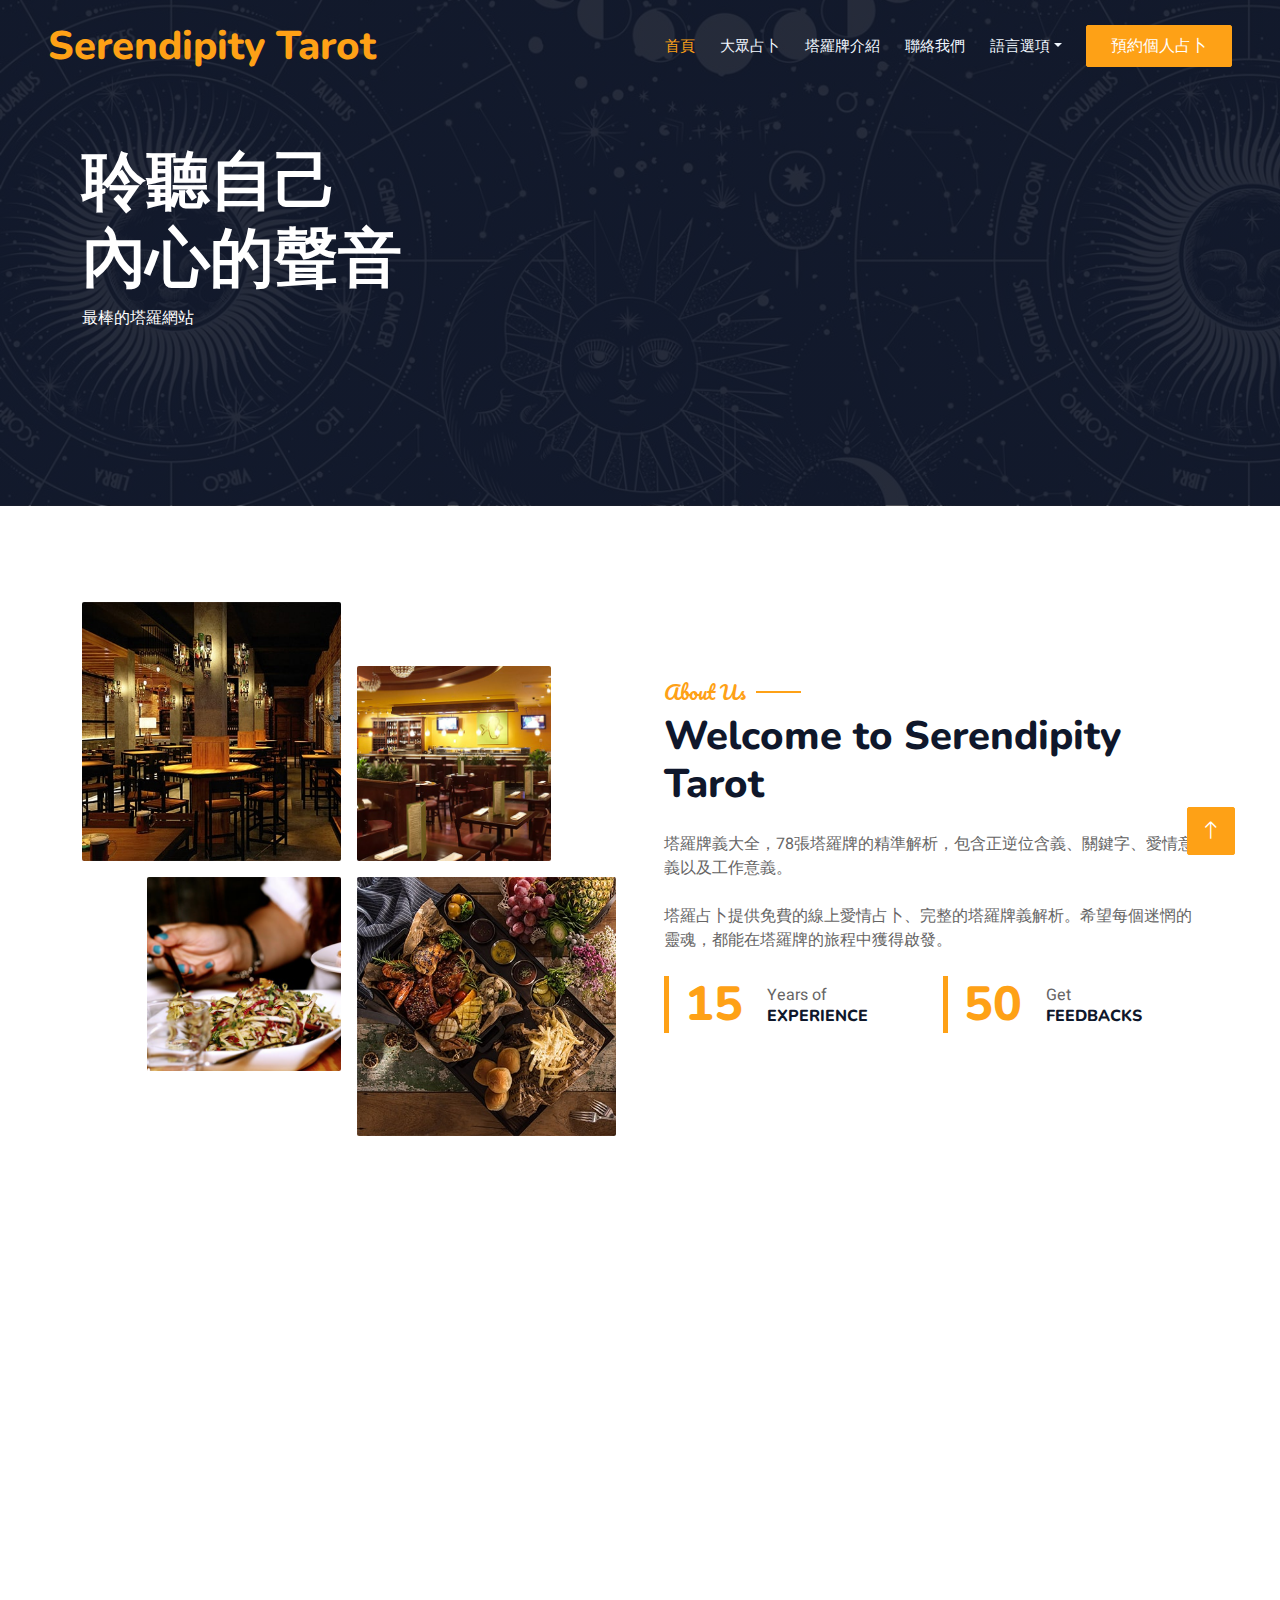
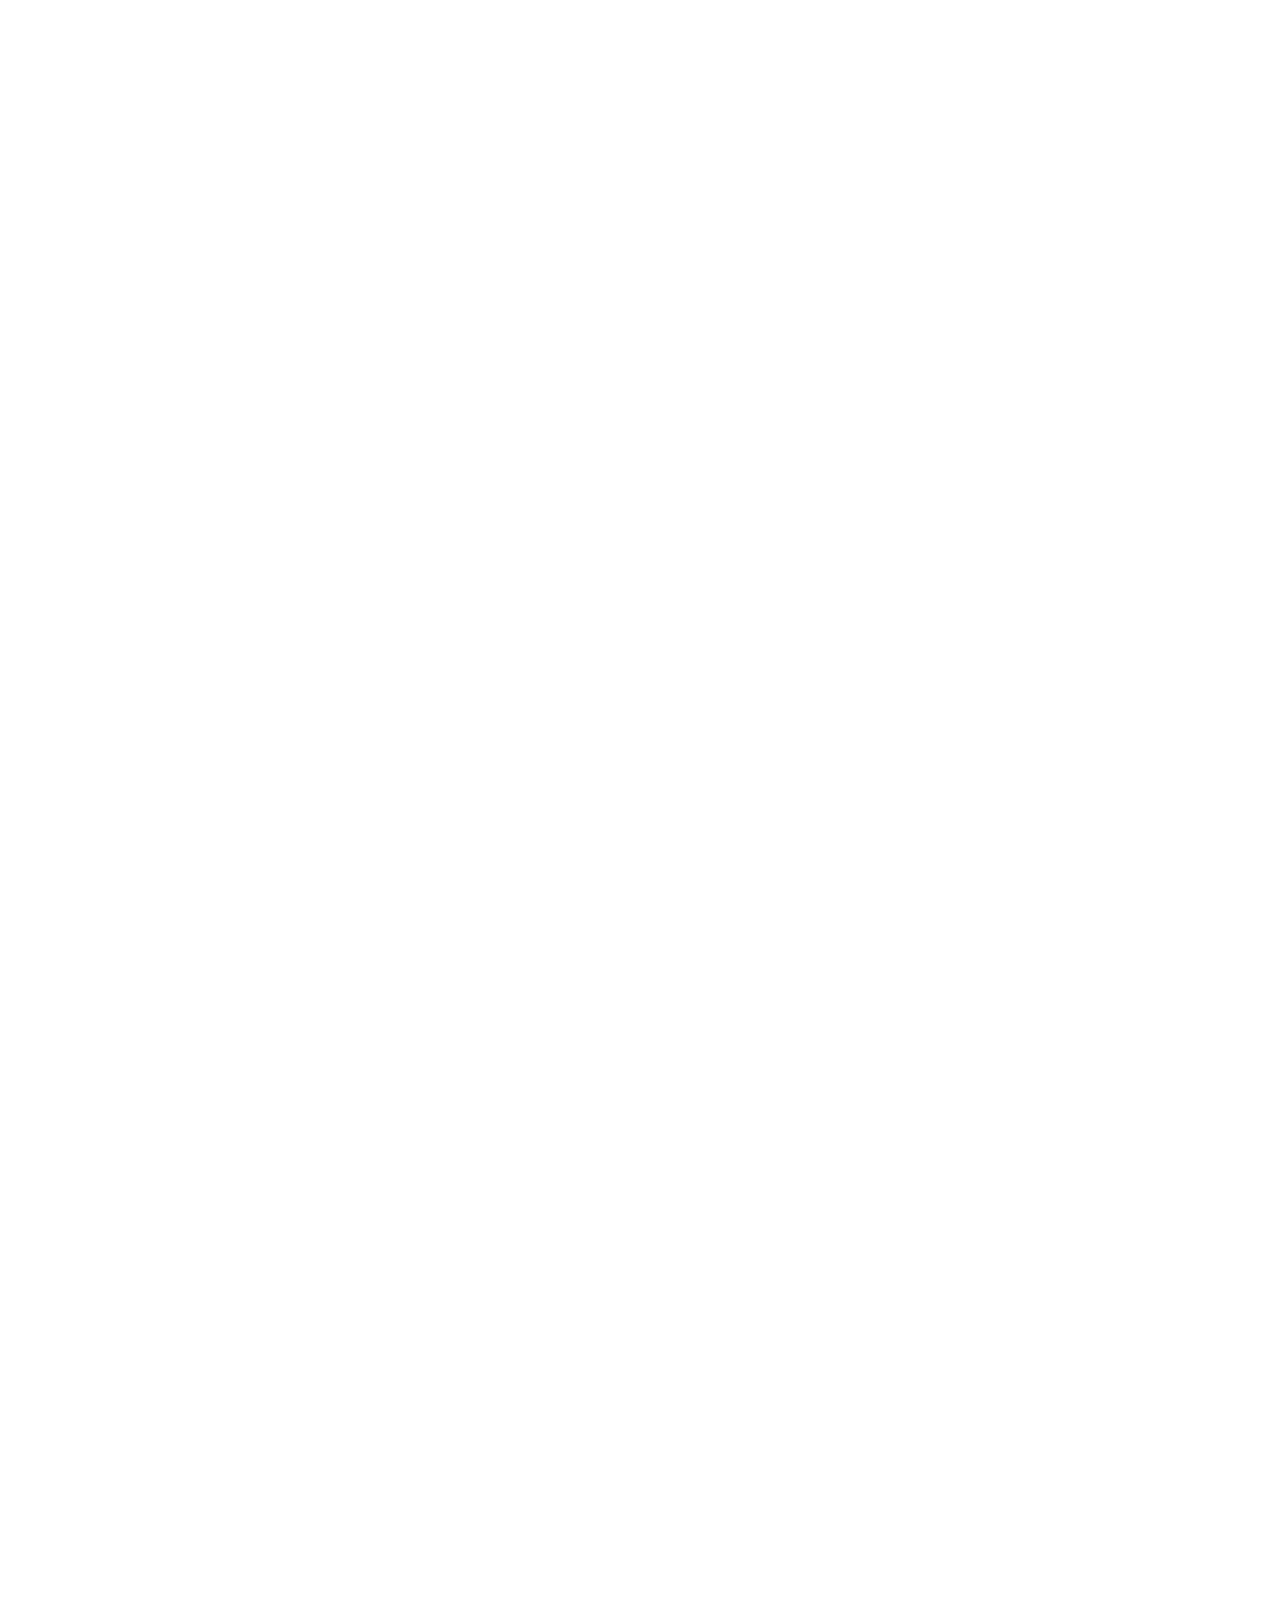
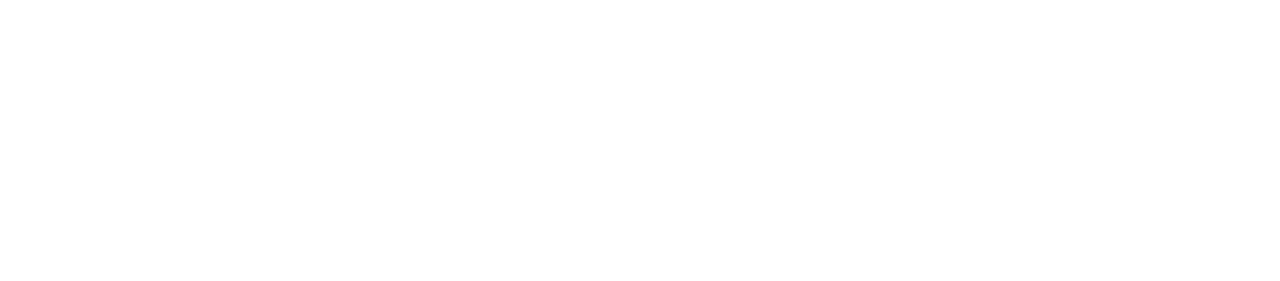
<file: index.html>
<!DOCTYPE html>
<html lang="en">

<head>
    <!-- Google tag (gtag.js) -->
    <script async src="https://www.googletagmanager.com/gtag/js?id=G-4QPC2WLQY1"></script>
    <script>
    window.dataLayer = window.dataLayer || [];
    function gtag(){dataLayer.push(arguments);}
    gtag('js', new Date());

    gtag('config', 'G-4QPC2WLQY1');
    </script>
    
    <!-- Google Tag Manager -->
    <script>(function(w,d,s,l,i){w[l]=w[l]||[];w[l].push({'gtm.start':
        new Date().getTime(),event:'gtm.js'});var f=d.getElementsByTagName(s)[0],
        j=d.createElement(s),dl=l!='dataLayer'?'&l='+l:'';j.async=true;j.src=
        'https://www.googletagmanager.com/gtm.js?id='+i+dl;f.parentNode.insertBefore(j,f);
    })(window,document,'script','dataLayer','GTM-TBJ4VR7L');</script>
    <!-- End Google Tag Manager -->

    <meta charset="utf-8">
    <title>Serendipity Tarot</title>
    <meta content="width=device-width, initial-scale=1.0" name="viewport">
    <meta content="tarot,cat,tarot cards" name="keywords">
    <meta content="" name="description">

    <!-- Favicon -->
    <link href="img/favicon.ico?" type="image/x-icon" rel="icon">

    <!-- Google Web Fonts -->
    <link rel="preconnect" href="https://fonts.googleapis.com">
    <link rel="preconnect" href="https://fonts.gstatic.com" crossorigin>
    <link href="https://fonts.googleapis.com/css2?family=Heebo:wght@400;500;600&family=Nunito:wght@600;700;800&family=Pacifico&display=swap" rel="stylesheet">
    <link href="https://fonts.googleapis.com/css2?family=Dancing+Script:wght@400..700&display=swap" rel="stylesheet">
    
    <!-- Icon Font Stylesheet -->
    <link href="https://cdnjs.cloudflare.com/ajax/libs/font-awesome/5.10.0/css/all.min.css" rel="stylesheet">
    <link href="https://cdn.jsdelivr.net/npm/bootstrap-icons@1.4.1/font/bootstrap-icons.css" rel="stylesheet">

    <!-- Libraries Stylesheet -->
    <link href="lib/animate/animate.min.css" rel="stylesheet">
    <link href="lib/owlcarousel/assets/owl.carousel.min.css" rel="stylesheet">
    <link href="lib/tempusdominus/css/tempusdominus-bootstrap-4.min.css" rel="stylesheet" />

    <!-- Customized Bootstrap Stylesheet -->
    <link href="css/bootstrap.min.css" rel="stylesheet">

    <!-- Template Stylesheet -->
    <link href="css/style.css" rel="stylesheet">

    <!-- Add Adsense-->
    <script async src="https://pagead2.googlesyndication.com/pagead/js/adsbygoogle.js?client=ca-pub-2755047899897352" crossorigin="anonymous"></script>
</head>

<body>
    <!-- Google Tag Manager (noscript) -->
    <noscript><iframe src="https://www.googletagmanager.com/ns.html?id=GTM-TBJ4VR7L"
        height="0" width="0" style="display:none;visibility:hidden"></iframe></noscript>
    <!-- End Google Tag Manager (noscript) -->

    <div class="container-xxl bg-white p-0">
        <!-- Spinner Start -->
        <div id="spinner" class="show bg-white position-fixed translate-middle w-100 vh-100 top-50 start-50 d-flex align-items-center justify-content-center">
            <h1 class="dancing-script-test" style="font-size: 60px;">Serendipity Tarot </h1>
            <div class="spinner-border text-primary" style="width: 3rem; height: 3rem;" role="status">
                <span class="sr-only">Loading...</span>
            </div>
        </div>
        <!-- Spinner End -->


        <!-- Navbar & Hero Start -->
        <div class="container-xxl position-relative p-0">
            <nav class="navbar navbar-expand-lg navbar-dark bg-dark px-4 px-lg-5 py-3 py-lg-0">
                <a href="" class="navbar-brand p-0">
                    <h1 class="text-primary m-0">Serendipity Tarot</h1>
                    <!-- <img src="img/logo.png" alt="Logo"> -->
                </a>
                <button class="navbar-toggler" type="button" data-bs-toggle="collapse" data-bs-target="#navbarCollapse">
                    <span class="fa fa-bars"></span>
                </button>
                <div class="collapse navbar-collapse" id="navbarCollapse">
                    <div class="navbar-nav ms-auto py-0 pe-4">
                        <a href="index.html" class="nav-item nav-link active">首頁</a>
                        <a href="about.html" class="nav-item nav-link">大眾占卜</a>
                        <a href="about.html" class="nav-item nav-link">塔羅牌介紹</a>
                        <!--<a href="draw.html" class="nav-item nav-link">線上抽卡</a>-->
                        <a href="contact.html" class="nav-item nav-link">聯絡我們</a>
                        <div class="nav-item dropdown">
                            <a href="#" class="nav-link dropdown-toggle" data-bs-toggle="dropdown">語言選項</a>
                            <div class="dropdown-menu m-0">
                                <a href="booking.html" class="dropdown-item">中文</a>
                                <a href="team.html" class="dropdown-item">English</a>
                            </div>
                        </div>
                    </div>
                    <a href="" class="btn btn-primary py-2 px-4">預約個人占卜</a>
                </div>
            </nav>

            <div class="container-xxl py-5 bg-dark hero-header mb-5">
                <div class="container my-5 py-5">
                    <div class="row align-items-center g-5">
                        <div class="col-lg-6 text-center text-lg-start">
                            <h1 class="display-3 text-white animated slideInLeft">聆聽自己<br>內心的聲音</h1>
                            <p class="text-white animated slideInLeft mb-4 pb-2">最棒的塔羅網站</p>
                        </div>
                        <!--<div class="col-lg-6 text-center text-lg-end overflow-hidden">
                            <img class="img-fluid" src="img/hero.png" alt="">
                        </div>-->
                    </div>
                </div>
            </div>
        </div>
        <!-- Navbar & Hero End -->

        <!-- About Start -->
        <div class="container-xxl py-5">
            <div class="container">
                <div class="row g-5 align-items-center">
                    <div class="col-lg-6">
                        <div class="row g-3">
                            <div class="col-6 text-start">
                                <img class="img-fluid rounded w-100 wow zoomIn" data-wow-delay="0.1s" src="img/about-1.jpg">
                            </div>
                            <div class="col-6 text-start">
                                <img class="img-fluid rounded w-75 wow zoomIn" data-wow-delay="0.3s" src="img/about-2.jpg" style="margin-top: 25%;">
                            </div>
                            <div class="col-6 text-end">
                                <img class="img-fluid rounded w-75 wow zoomIn" data-wow-delay="0.5s" src="img/about-3.jpg">
                            </div>
                            <div class="col-6 text-end">
                                <img class="img-fluid rounded w-100 wow zoomIn" data-wow-delay="0.7s" src="img/about-4.jpg">
                            </div>
                        </div>
                    </div>
                    <div class="col-lg-6">
                        <h5 class="section-title ff-secondary text-start text-primary fw-normal">About Us</h5>
                        <h1 class="mb-4">Welcome to Serendipity Tarot</h1>
                        <p class="mb-4">塔羅牌義大全，78張塔羅牌的精準解析，包含正逆位含義、關鍵字、愛情意義以及工作意義。</p>
                        <p class="mb-4">塔羅占卜提供免費的線上愛情占卜、完整的塔羅牌義解析。希望每個迷惘的靈魂，都能在塔羅牌的旅程中獲得啟發。</p>
                        <div class="row g-4 mb-4">
                            <div class="col-sm-6">
                                <div class="d-flex align-items-center border-start border-5 border-primary px-3">
                                    <h1 class="flex-shrink-0 display-5 text-primary mb-0" data-toggle="counter-up">15</h1>
                                    <div class="ps-4">
                                        <p class="mb-0">Years of</p>
                                        <h6 class="text-uppercase mb-0">Experience</h6>
                                    </div>
                                </div>
                            </div>
                            <div class="col-sm-6">
                                <div class="d-flex align-items-center border-start border-5 border-primary px-3">
                                    <h1 class="flex-shrink-0 display-5 text-primary mb-0" data-toggle="counter-up">50</h1>
                                    <div class="ps-4">
                                        <p class="mb-0">Get</p>
                                        <h6 class="text-uppercase mb-0">Feedbacks</h6>
                                    </div>
                                </div>
                            </div>
                        </div>
                        <!--<a class="btn btn-primary py-3 px-5 mt-2" href="">Read More</a>-->
                    </div>
                </div>
            </div>
        </div>
        <!-- About End -->

        <!-- Service Start 
        <div class="container-xxl py-5">
            <div class="container">
                <div class="row g-4">
                    <div class="col-lg-3 col-sm-6 wow fadeInUp" data-wow-delay="0.1s">
                        <div class="service-item rounded pt-3">
                            <div class="p-4">
                                <i class="fa fa-3x fa-user-tie text-primary mb-4"></i>
                                <h5>Master Chefs</h5>
                                <p>Diam elitr kasd sed at elitr sed ipsum justo dolor sed clita amet diam</p>
                            </div>
                        </div>
                    </div>
                    <div class="col-lg-3 col-sm-6 wow fadeInUp" data-wow-delay="0.3s">
                        <div class="service-item rounded pt-3">
                            <div class="p-4">
                                <i class="fa fa-3x fa-utensils text-primary mb-4"></i>
                                <h5>Quality Food</h5>
                                <p>Diam elitr kasd sed at elitr sed ipsum justo dolor sed clita amet diam</p>
                            </div>
                        </div>
                    </div>
                    <div class="col-lg-3 col-sm-6 wow fadeInUp" data-wow-delay="0.5s">
                        <div class="service-item rounded pt-3">
                            <div class="p-4">
                                <i class="fa fa-3x fa-cart-plus text-primary mb-4"></i>
                                <h5>Online Order</h5>
                                <p>Diam elitr kasd sed at elitr sed ipsum justo dolor sed clita amet diam</p>
                            </div>
                        </div>
                    </div>
                    <div class="col-lg-3 col-sm-6 wow fadeInUp" data-wow-delay="0.7s">
                        <div class="service-item rounded pt-3">
                            <div class="p-4">
                                <i class="fa fa-3x fa-headset text-primary mb-4"></i>
                                <h5>24/7 Service</h5>
                                <p>Diam elitr kasd sed at elitr sed ipsum justo dolor sed clita amet diam</p>
                            </div>
                        </div>
                    </div>
                </div>
            </div>
        </div>
         Service End -->


        <!-- About Start 
        <div class="container-xxl py-5">
            <div class="container">
                <div class="row g-5 align-items-center">
                    <div class="col-lg-6">
                        <div class="row g-3">
                            <div class="col-6 text-start">
                                <img class="img-fluid rounded w-100 wow zoomIn" data-wow-delay="0.1s" src="img/about-1.jpg">
                            </div>
                            <div class="col-6 text-start">
                                <img class="img-fluid rounded w-75 wow zoomIn" data-wow-delay="0.3s" src="img/about-2.jpg" style="margin-top: 25%;">
                            </div>
                            <div class="col-6 text-end">
                                <img class="img-fluid rounded w-75 wow zoomIn" data-wow-delay="0.5s" src="img/about-3.jpg">
                            </div>
                            <div class="col-6 text-end">
                                <img class="img-fluid rounded w-100 wow zoomIn" data-wow-delay="0.7s" src="img/about-4.jpg">
                            </div>
                        </div>
                    </div>
                    <div class="col-lg-6">
                        <h5 class="section-title ff-secondary text-start text-primary fw-normal">About Us</h5>
                        <h1 class="mb-4">Welcome to <i class="fa fa-utensils text-primary me-2"></i>Restoran</h1>
                        <p class="mb-4">Tempor erat elitr rebum at clita. Diam dolor diam ipsum sit. Aliqu diam amet diam et eos erat ipsum et lorem et sit, sed stet lorem sit.</p>
                        <p class="mb-4">Tempor erat elitr rebum at clita. Diam dolor diam ipsum sit. Aliqu diam amet diam et eos. Clita erat ipsum et lorem et sit, sed stet lorem sit clita duo justo magna dolore erat amet</p>
                        <div class="row g-4 mb-4">
                            <div class="col-sm-6">
                                <div class="d-flex align-items-center border-start border-5 border-primary px-3">
                                    <h1 class="flex-shrink-0 display-5 text-primary mb-0" data-toggle="counter-up">15</h1>
                                    <div class="ps-4">
                                        <p class="mb-0">Years of</p>
                                        <h6 class="text-uppercase mb-0">Experience</h6>
                                    </div>
                                </div>
                            </div>
                            <div class="col-sm-6">
                                <div class="d-flex align-items-center border-start border-5 border-primary px-3">
                                    <h1 class="flex-shrink-0 display-5 text-primary mb-0" data-toggle="counter-up">50</h1>
                                    <div class="ps-4">
                                        <p class="mb-0">Popular</p>
                                        <h6 class="text-uppercase mb-0">Master Chefs</h6>
                                    </div>
                                </div>
                            </div>
                        </div>
                        <a class="btn btn-primary py-3 px-5 mt-2" href="">Read More</a>
                    </div>
                </div>
            </div>
        </div>
         About End -->


        <!-- Menu Start -->
        <div class="container-xxl py-5">
            <div class="container">
                <div class="text-center wow fadeInUp" data-wow-delay="0.1s">
                    <h5 class="section-title ff-secondary text-center text-primary fw-normal">塔羅詢問類別</h5>
                    <h1 class="mb-5">以下皆需要事前預約</h1>
                </div>
                <div class="tab-class text-center wow fadeInUp" data-wow-delay="0.1s">
                    <ul class="nav nav-pills d-inline-flex justify-content-center border-bottom mb-5">
                        <li class="nav-item">
                            <a class="d-flex align-items-center text-start mx-3 ms-0 pb-3 active" data-bs-toggle="pill" href="#tab-1">
                                <i class="fa fa-coffee fa-2x text-primary"></i>
                                <div class="ps-3">
                                    <small class="text-body">第三者、看法</small>
                                    <h6 class="mt-n1 mb-0">感情</h6>
                                </div>
                            </a>
                        </li>
                        <li class="nav-item">
                            <a class="d-flex align-items-center text-start mx-3 pb-3" data-bs-toggle="pill" href="#tab-2">
                                <i class="fa fa-hamburger fa-2x text-primary"></i>
                                <div class="ps-3">
                                    <small class="text-body">升遷、職涯規劃</small>
                                    <h6 class="mt-n1 mb-0">工作</h6>
                                </div>
                            </a>
                        </li>
                        <li class="nav-item">
                            <a class="d-flex align-items-center text-start mx-3 me-0 pb-3" data-bs-toggle="pill" href="#tab-3">
                                <i class="fa fa-utensils fa-2x text-primary"></i>
                                <div class="ps-3">
                                    <small class="text-body">破裂、爭吵</small>
                                    <h6 class="mt-n1 mb-0">親情</h6>
                                </div>
                            </a>
                        </li>
                    </ul>
                    <div class="tab-content">
                        <div id="tab-1" class="tab-pane fade show p-0 active">
                            <div class="row g-4">
                                <div class="col-lg-6">
                                    <div class="d-flex align-items-center">
                                        <img class="flex-shrink-0 img-fluid rounded" src="img/menu-1.jpg" alt="" style="width: 80px;">
                                        <div class="w-100 d-flex flex-column text-start ps-4">
                                            <h5 class="d-flex justify-content-between border-bottom pb-2">
                                                <span>問對方對我的看法占卜</span>
                                                <span class="text-primary">$600</span>
                                            </h5>
                                            <small class="fst-italic">了解是否雙方有機會</small>
                                        </div>
                                    </div>
                                </div>
                                <div class="col-lg-6">
                                    <div class="d-flex align-items-center">
                                        <img class="flex-shrink-0 img-fluid rounded" src="img/menu-2.jpg" alt="" style="width: 80px;">
                                        <div class="w-100 d-flex flex-column text-start ps-4">
                                            <h5 class="d-flex justify-content-between border-bottom pb-2">
                                                <span>Chicken Burger</span>
                                                <span class="text-primary">$115</span>
                                            </h5>
                                            <small class="fst-italic">Ipsum ipsum clita erat amet dolor justo diam</small>
                                        </div>
                                    </div>
                                </div>
                                <div class="col-lg-6">
                                    <div class="d-flex align-items-center">
                                        <img class="flex-shrink-0 img-fluid rounded" src="img/menu-3.jpg" alt="" style="width: 80px;">
                                        <div class="w-100 d-flex flex-column text-start ps-4">
                                            <h5 class="d-flex justify-content-between border-bottom pb-2">
                                                <span>Chicken Burger</span>
                                                <span class="text-primary">$115</span>
                                            </h5>
                                            <small class="fst-italic">Ipsum ipsum clita erat amet dolor justo diam</small>
                                        </div>
                                    </div>
                                </div>
                                <div class="col-lg-6">
                                    <div class="d-flex align-items-center">
                                        <img class="flex-shrink-0 img-fluid rounded" src="img/menu-4.jpg" alt="" style="width: 80px;">
                                        <div class="w-100 d-flex flex-column text-start ps-4">
                                            <h5 class="d-flex justify-content-between border-bottom pb-2">
                                                <span>Chicken Burger</span>
                                                <span class="text-primary">$115</span>
                                            </h5>
                                            <small class="fst-italic">Ipsum ipsum clita erat amet dolor justo diam</small>
                                        </div>
                                    </div>
                                </div>
                                <div class="col-lg-6">
                                    <div class="d-flex align-items-center">
                                        <img class="flex-shrink-0 img-fluid rounded" src="img/menu-5.jpg" alt="" style="width: 80px;">
                                        <div class="w-100 d-flex flex-column text-start ps-4">
                                            <h5 class="d-flex justify-content-between border-bottom pb-2">
                                                <span>Chicken Burger</span>
                                                <span class="text-primary">$115</span>
                                            </h5>
                                            <small class="fst-italic">Ipsum ipsum clita erat amet dolor justo diam</small>
                                        </div>
                                    </div>
                                </div>
                                <div class="col-lg-6">
                                    <div class="d-flex align-items-center">
                                        <img class="flex-shrink-0 img-fluid rounded" src="img/menu-6.jpg" alt="" style="width: 80px;">
                                        <div class="w-100 d-flex flex-column text-start ps-4">
                                            <h5 class="d-flex justify-content-between border-bottom pb-2">
                                                <span>Chicken Burger</span>
                                                <span class="text-primary">$115</span>
                                            </h5>
                                            <small class="fst-italic">Ipsum ipsum clita erat amet dolor justo diam</small>
                                        </div>
                                    </div>
                                </div>
                                <div class="col-lg-6">
                                    <div class="d-flex align-items-center">
                                        <img class="flex-shrink-0 img-fluid rounded" src="img/menu-7.jpg" alt="" style="width: 80px;">
                                        <div class="w-100 d-flex flex-column text-start ps-4">
                                            <h5 class="d-flex justify-content-between border-bottom pb-2">
                                                <span>Chicken Burger</span>
                                                <span class="text-primary">$115</span>
                                            </h5>
                                            <small class="fst-italic">Ipsum ipsum clita erat amet dolor justo diam</small>
                                        </div>
                                    </div>
                                </div>
                                <div class="col-lg-6">
                                    <div class="d-flex align-items-center">
                                        <img class="flex-shrink-0 img-fluid rounded" src="img/menu-8.jpg" alt="" style="width: 80px;">
                                        <div class="w-100 d-flex flex-column text-start ps-4">
                                            <h5 class="d-flex justify-content-between border-bottom pb-2">
                                                <span>Chicken Burger</span>
                                                <span class="text-primary">$115</span>
                                            </h5>
                                            <small class="fst-italic">Ipsum ipsum clita erat amet dolor justo diam</small>
                                        </div>
                                    </div>
                                </div>
                            </div>
                        </div>
                        <div id="tab-2" class="tab-pane fade show p-0">
                            <div class="row g-4">
                                <div class="col-lg-6">
                                    <div class="d-flex align-items-center">
                                        <img class="flex-shrink-0 img-fluid rounded" src="img/menu-1.jpg" alt="" style="width: 80px;">
                                        <div class="w-100 d-flex flex-column text-start ps-4">
                                            <h5 class="d-flex justify-content-between border-bottom pb-2">
                                                <span>Chicken Burger</span>
                                                <span class="text-primary">$115</span>
                                            </h5>
                                            <small class="fst-italic">Ipsum ipsum clita erat amet dolor justo diam</small>
                                        </div>
                                    </div>
                                </div>
                                <div class="col-lg-6">
                                    <div class="d-flex align-items-center">
                                        <img class="flex-shrink-0 img-fluid rounded" src="img/menu-2.jpg" alt="" style="width: 80px;">
                                        <div class="w-100 d-flex flex-column text-start ps-4">
                                            <h5 class="d-flex justify-content-between border-bottom pb-2">
                                                <span>Chicken Burger</span>
                                                <span class="text-primary">$115</span>
                                            </h5>
                                            <small class="fst-italic">Ipsum ipsum clita erat amet dolor justo diam</small>
                                        </div>
                                    </div>
                                </div>
                                <div class="col-lg-6">
                                    <div class="d-flex align-items-center">
                                        <img class="flex-shrink-0 img-fluid rounded" src="img/menu-3.jpg" alt="" style="width: 80px;">
                                        <div class="w-100 d-flex flex-column text-start ps-4">
                                            <h5 class="d-flex justify-content-between border-bottom pb-2">
                                                <span>Chicken Burger</span>
                                                <span class="text-primary">$115</span>
                                            </h5>
                                            <small class="fst-italic">Ipsum ipsum clita erat amet dolor justo diam</small>
                                        </div>
                                    </div>
                                </div>
                                <div class="col-lg-6">
                                    <div class="d-flex align-items-center">
                                        <img class="flex-shrink-0 img-fluid rounded" src="img/menu-4.jpg" alt="" style="width: 80px;">
                                        <div class="w-100 d-flex flex-column text-start ps-4">
                                            <h5 class="d-flex justify-content-between border-bottom pb-2">
                                                <span>Chicken Burger</span>
                                                <span class="text-primary">$115</span>
                                            </h5>
                                            <small class="fst-italic">Ipsum ipsum clita erat amet dolor justo diam</small>
                                        </div>
                                    </div>
                                </div>
                                <div class="col-lg-6">
                                    <div class="d-flex align-items-center">
                                        <img class="flex-shrink-0 img-fluid rounded" src="img/menu-5.jpg" alt="" style="width: 80px;">
                                        <div class="w-100 d-flex flex-column text-start ps-4">
                                            <h5 class="d-flex justify-content-between border-bottom pb-2">
                                                <span>Chicken Burger</span>
                                                <span class="text-primary">$115</span>
                                            </h5>
                                            <small class="fst-italic">Ipsum ipsum clita erat amet dolor justo diam</small>
                                        </div>
                                    </div>
                                </div>
                                <div class="col-lg-6">
                                    <div class="d-flex align-items-center">
                                        <img class="flex-shrink-0 img-fluid rounded" src="img/menu-6.jpg" alt="" style="width: 80px;">
                                        <div class="w-100 d-flex flex-column text-start ps-4">
                                            <h5 class="d-flex justify-content-between border-bottom pb-2">
                                                <span>Chicken Burger</span>
                                                <span class="text-primary">$115</span>
                                            </h5>
                                            <small class="fst-italic">Ipsum ipsum clita erat amet dolor justo diam</small>
                                        </div>
                                    </div>
                                </div>
                                <div class="col-lg-6">
                                    <div class="d-flex align-items-center">
                                        <img class="flex-shrink-0 img-fluid rounded" src="img/menu-7.jpg" alt="" style="width: 80px;">
                                        <div class="w-100 d-flex flex-column text-start ps-4">
                                            <h5 class="d-flex justify-content-between border-bottom pb-2">
                                                <span>Chicken Burger</span>
                                                <span class="text-primary">$115</span>
                                            </h5>
                                            <small class="fst-italic">Ipsum ipsum clita erat amet dolor justo diam</small>
                                        </div>
                                    </div>
                                </div>
                                <div class="col-lg-6">
                                    <div class="d-flex align-items-center">
                                        <img class="flex-shrink-0 img-fluid rounded" src="img/menu-8.jpg" alt="" style="width: 80px;">
                                        <div class="w-100 d-flex flex-column text-start ps-4">
                                            <h5 class="d-flex justify-content-between border-bottom pb-2">
                                                <span>Chicken Burger</span>
                                                <span class="text-primary">$115</span>
                                            </h5>
                                            <small class="fst-italic">Ipsum ipsum clita erat amet dolor justo diam</small>
                                        </div>
                                    </div>
                                </div>
                            </div>
                        </div>
                        <div id="tab-3" class="tab-pane fade show p-0">
                            <div class="row g-4">
                                <div class="col-lg-6">
                                    <div class="d-flex align-items-center">
                                        <img class="flex-shrink-0 img-fluid rounded" src="img/menu-1.jpg" alt="" style="width: 80px;">
                                        <div class="w-100 d-flex flex-column text-start ps-4">
                                            <h5 class="d-flex justify-content-between border-bottom pb-2">
                                                <span>Chicken Burger</span>
                                                <span class="text-primary">$115</span>
                                            </h5>
                                            <small class="fst-italic">Ipsum ipsum clita erat amet dolor justo diam</small>
                                        </div>
                                    </div>
                                </div>
                                <div class="col-lg-6">
                                    <div class="d-flex align-items-center">
                                        <img class="flex-shrink-0 img-fluid rounded" src="img/menu-2.jpg" alt="" style="width: 80px;">
                                        <div class="w-100 d-flex flex-column text-start ps-4">
                                            <h5 class="d-flex justify-content-between border-bottom pb-2">
                                                <span>Chicken Burger</span>
                                                <span class="text-primary">$115</span>
                                            </h5>
                                            <small class="fst-italic">Ipsum ipsum clita erat amet dolor justo diam</small>
                                        </div>
                                    </div>
                                </div>
                                <div class="col-lg-6">
                                    <div class="d-flex align-items-center">
                                        <img class="flex-shrink-0 img-fluid rounded" src="img/menu-3.jpg" alt="" style="width: 80px;">
                                        <div class="w-100 d-flex flex-column text-start ps-4">
                                            <h5 class="d-flex justify-content-between border-bottom pb-2">
                                                <span>Chicken Burger</span>
                                                <span class="text-primary">$115</span>
                                            </h5>
                                            <small class="fst-italic">Ipsum ipsum clita erat amet dolor justo diam</small>
                                        </div>
                                    </div>
                                </div>
                                <div class="col-lg-6">
                                    <div class="d-flex align-items-center">
                                        <img class="flex-shrink-0 img-fluid rounded" src="img/menu-4.jpg" alt="" style="width: 80px;">
                                        <div class="w-100 d-flex flex-column text-start ps-4">
                                            <h5 class="d-flex justify-content-between border-bottom pb-2">
                                                <span>Chicken Burger</span>
                                                <span class="text-primary">$115</span>
                                            </h5>
                                            <small class="fst-italic">Ipsum ipsum clita erat amet dolor justo diam</small>
                                        </div>
                                    </div>
                                </div>
                                <div class="col-lg-6">
                                    <div class="d-flex align-items-center">
                                        <img class="flex-shrink-0 img-fluid rounded" src="img/menu-5.jpg" alt="" style="width: 80px;">
                                        <div class="w-100 d-flex flex-column text-start ps-4">
                                            <h5 class="d-flex justify-content-between border-bottom pb-2">
                                                <span>Chicken Burger</span>
                                                <span class="text-primary">$115</span>
                                            </h5>
                                            <small class="fst-italic">Ipsum ipsum clita erat amet dolor justo diam</small>
                                        </div>
                                    </div>
                                </div>
                                <div class="col-lg-6">
                                    <div class="d-flex align-items-center">
                                        <img class="flex-shrink-0 img-fluid rounded" src="img/menu-6.jpg" alt="" style="width: 80px;">
                                        <div class="w-100 d-flex flex-column text-start ps-4">
                                            <h5 class="d-flex justify-content-between border-bottom pb-2">
                                                <span>Chicken Burger</span>
                                                <span class="text-primary">$115</span>
                                            </h5>
                                            <small class="fst-italic">Ipsum ipsum clita erat amet dolor justo diam</small>
                                        </div>
                                    </div>
                                </div>
                                <div class="col-lg-6">
                                    <div class="d-flex align-items-center">
                                        <img class="flex-shrink-0 img-fluid rounded" src="img/menu-7.jpg" alt="" style="width: 80px;">
                                        <div class="w-100 d-flex flex-column text-start ps-4">
                                            <h5 class="d-flex justify-content-between border-bottom pb-2">
                                                <span>Chicken Burger</span>
                                                <span class="text-primary">$115</span>
                                            </h5>
                                            <small class="fst-italic">Ipsum ipsum clita erat amet dolor justo diam</small>
                                        </div>
                                    </div>
                                </div>
                                <div class="col-lg-6">
                                    <div class="d-flex align-items-center">
                                        <img class="flex-shrink-0 img-fluid rounded" src="img/menu-8.jpg" alt="" style="width: 80px;">
                                        <div class="w-100 d-flex flex-column text-start ps-4">
                                            <h5 class="d-flex justify-content-between border-bottom pb-2">
                                                <span>Chicken Burger</span>
                                                <span class="text-primary">$115</span>
                                            </h5>
                                            <small class="fst-italic">Ipsum ipsum clita erat amet dolor justo diam</small>
                                        </div>
                                    </div>
                                </div>
                            </div>
                        </div>
                    </div>
                </div>
            </div>
        </div>
        <!-- Menu End -->


        <!-- Reservation Start -->
        <div class="container-xxl py-5 px-0 wow fadeInUp" data-wow-delay="0.1s">
            <div class="row g-0">
                <div class="col-md-6">
                    <div class="video">
                        <button type="button" class="btn-play" data-bs-toggle="modal" data-src="https://www.youtube.com/embed/pW6eWZJ5MkU?si=rDvWeu2fmOOUQc4E" data-bs-target="#videoModal">
                            <span></span>
                        </button>
                    </div>
                </div>
                <div class="col-md-6 bg-dark d-flex align-items-center">
                    <div class="p-5 wow fadeInUp" data-wow-delay="0.2s">
                        <h5 class="section-title ff-secondary text-start text-primary fw-normal">預約</h5>
                        <h1 class="text-white mb-4">這邊能跟老師直接預約</h1>
                        <form>
                            <div class="row g-3">
                                <div class="col-md-6">
                                    <div class="form-floating">
                                        <input type="text" class="form-control" id="name" placeholder="Your Name">
                                        <label for="name">名字 (Name)</label>
                                    </div>
                                </div>
                                <div class="col-md-6">
                                    <div class="form-floating">
                                        <input type="email" class="form-control" id="email" placeholder="Your Email">
                                        <label for="email">電子郵件 (Email)</label>
                                    </div>
                                </div>
                                <div class="col-md-6">
                                    <div class="form-floating date" id="date3" data-target-input="nearest">
                                        <input type="text" class="form-control datetimepicker-input" id="datetime" placeholder="Date & Time" data-target="#date3" data-toggle="datetimepicker" />
                                        <label for="datetime">預約時間 (Date)</label>
                                    </div>
                                </div>
                                <div class="col-md-6">
                                    <div class="form-floating">
                                        <select class="form-select" id="select1">
                                          <option value="1">感情</option>
                                          <option value="2">工作</option>
                                          <option value="3">親情</option>
                                        </select>
                                        <label for="select1">問題分類</label>
                                      </div>
                                </div>
                                <div class="col-12">
                                    <div class="form-floating">
                                        <textarea class="form-control" placeholder="Special Request" id="message" style="height: 100px"></textarea>
                                        <label for="message">其他需求</label>
                                    </div>
                                </div>
                                <div class="col-12">
                                    <button class="btn btn-primary w-100 py-3" type="submit">現在預約</button>
                                </div>
                            </div>
                        </form>
                    </div>
                </div>
            </div>
        </div>

        <div class="modal fade" id="videoModal" tabindex="-1" aria-labelledby="exampleModalLabel" aria-hidden="true">
            <div class="modal-dialog">
                <div class="modal-content rounded-0">
                    <div class="modal-header">
                        <h5 class="modal-title" id="exampleModalLabel">Youtube Video</h5>
                        <button type="button" class="btn-close" data-bs-dismiss="modal" aria-label="Close"></button>
                    </div>
                    <div class="modal-body">
                        <!-- 16:9 aspect ratio -->
                        <div class="ratio ratio-16x9">
                            <iframe class="embed-responsive-item" src="" id="video" allowfullscreen allowscriptaccess="always"
                                allow="autoplay"></iframe>
                        </div>
                    </div>
                </div>
            </div>
        </div>
        <!-- Reservation Start -->

        <!-- User FeedBack Start -->
        <div class="container-xxl py-5 wow fadeInUp" data-wow-delay="0.1s">
            <div class="container">
                <div class="text-center">
                    <h5 class="section-title ff-secondary text-center text-primary fw-normal">User Feedback</h5>
                    <h1 class="mb-5">最真實的顧客回饋!!</h1>
                </div>
                <div class="owl-carousel testimonial-carousel">
                    <div class="testimonial-item bg-transparent border rounded p-4">
                        <i class="fa fa-quote-left fa-2x text-primary mb-3"></i>
                        <p>我是一個塔羅牌初學者，老師給的很多意見分享，我覺得十分受用!</p>
                        <div class="d-flex align-items-center">
                            <img class="img-fluid flex-shrink-0 rounded-circle" src="img/testimonial-1.jpg" style="width: 50px; height: 50px;">
                            <div class="ps-3">
                                <h5 class="mb-1">高雄陳小姐</h5>
                                <small>設計師</small>
                            </div>
                        </div>
                    </div>
                    <div class="testimonial-item bg-transparent border rounded p-4">
                        <i class="fa fa-quote-left fa-2x text-primary mb-3"></i>
                        <p>老師超級用心的，都能及時給一些很棒的回饋和建議，我非常推薦大家來Serendipity Tarot!</p>
                        <div class="d-flex align-items-center">
                            <img class="img-fluid flex-shrink-0 rounded-circle" src="img/testimonial-3.jpg" style="width: 50px; height: 50px;">
                            <div class="ps-3">
                                <h5 class="mb-1">台北王先生</h5>
                                <small>工程師</small>
                            </div>
                        </div>
                    </div>
                </div>
            </div>
        </div>
        <!-- Testimonial End -->
        

        <!-- Footer Start -->
        <div class="container-fluid bg-dark text-light footer pt-5 mt-5 wow fadeIn" data-wow-delay="0.1s">
            <div class="container py-5">
                <div class="row g-5">
                    <div class="col-lg-3 col-md-6">
                        <h4 class="section-title ff-secondary text-start text-primary fw-normal mb-4">Serendipity Tarot</h4>
                        <a class="btn btn-link" href="index.html">首頁</a>
                        <a class="btn btn-link" href="">大眾占卜</a>
                        <a class="btn btn-link" href="about.html">塔羅牌介紹</a>
                        <a class="btn btn-link" href="">聯絡我們</a>
                        <a class="btn btn-link" href="disclaimer.html">免責聲明</a>
                        <a class="btn btn-link" href="disclaimer.html">隱私權政策</a>
                    </div>
                    <div class="col-lg-3 col-md-6">
                        <h4 class="section-title ff-secondary text-start text-primary fw-normal mb-4">Contact</h4>
                        <p class="mb-2"><i class="fa fa-map-marker-alt me-3"></i>123 Street, New York, USA</p>
                        <p class="mb-2"><i class="fa fa-phone-alt me-3"></i>+012 345 67890</p>
                        <p class="mb-2"><i class="fa fa-envelope me-3"></i>info@example.com</p>
                        <div class="d-flex pt-2">
                            <a class="btn btn-outline-light btn-social" href=""><i class="fab fa-twitter"></i></a>
                            <a class="btn btn-outline-light btn-social" href=""><i class="fab fa-facebook-f"></i></a>
                            <a class="btn btn-outline-light btn-social" href=""><i class="fab fa-youtube"></i></a>
                            <a class="btn btn-outline-light btn-social" href=""><i class="fab fa-linkedin-in"></i></a>
                        </div>
                    </div>
                    <div class="col-lg-3 col-md-6">
                        <h4 class="section-title ff-secondary text-start text-primary fw-normal mb-4">Opening</h4>
                        <h5 class="text-light fw-normal">Monday - Saturday</h5>
                        <p>09AM - 09PM</p>
                        <h5 class="text-light fw-normal">Sunday</h5>
                        <p>10AM - 08PM</p>
                    </div>
                    <div class="col-lg-3 col-md-6">
                        <h4 class="section-title ff-secondary text-start text-primary fw-normal mb-4">Newsletter</h4>
                        <p>Dolor amet sit justo amet elitr clita ipsum elitr est.</p>
                        <div class="position-relative mx-auto" style="max-width: 400px;">
                            <input class="form-control border-primary w-100 py-3 ps-4 pe-5" type="text" placeholder="Your email">
                            <button type="button" class="btn btn-primary py-2 position-absolute top-0 end-0 mt-2 me-2">SignUp</button>
                        </div>
                    </div>
                </div>
            </div>
            <div class="container">
                <div class="copyright">
                    <div class="row">
                        <div class="col-md-6 text-center text-md-start mb-3 mb-md-0">
                            &copy; <a class="border-bottom" href="#">Your Site Name</a>, All Right Reserved. 
							
							<!--/*** This template is free as long as you keep the footer author’s credit link/attribution link/backlink. If you'd like to use the template without the footer author’s credit link/attribution link/backlink, you can purchase the Credit Removal License from "https://htmlcodex.com/credit-removal". Thank you for your support. ***/-->
							Designed By <a class="border-bottom" href="https://htmlcodex.com">HTML Codex</a>
                        </div>
                        <div class="col-md-6 text-center text-md-end">
                            <div class="footer-menu">
                                <a href="">Home</a>
                                <a href="">Cookies</a>
                                <a href="">Help</a>
                                <a href="">FQAs</a>
                            </div>
                        </div>
                    </div>
                </div>
            </div>
        </div>
        <!-- Footer End -->


        <!-- Back to Top -->
        <a href="#" class="btn btn-lg btn-primary btn-lg-square back-to-top"><i class="bi bi-arrow-up"></i></a>
    </div>

    <!-- JavaScript Libraries -->
    <script src="https://code.jquery.com/jquery-3.4.1.min.js"></script>
    <script src="https://cdn.jsdelivr.net/npm/bootstrap@5.0.0/dist/js/bootstrap.bundle.min.js"></script>
    <script src="lib/wow/wow.min.js"></script>
    <script src="lib/easing/easing.min.js"></script>
    <script src="lib/waypoints/waypoints.min.js"></script>
    <script src="lib/counterup/counterup.min.js"></script>
    <script src="lib/owlcarousel/owl.carousel.min.js"></script>
    <script src="lib/tempusdominus/js/moment.min.js"></script>
    <script src="lib/tempusdominus/js/moment-timezone.min.js"></script>
    <script src="lib/tempusdominus/js/tempusdominus-bootstrap-4.min.js"></script>

    <!-- Template Javascript -->
    <script src="js/main.js"></script>

</body>

</html>
</file>
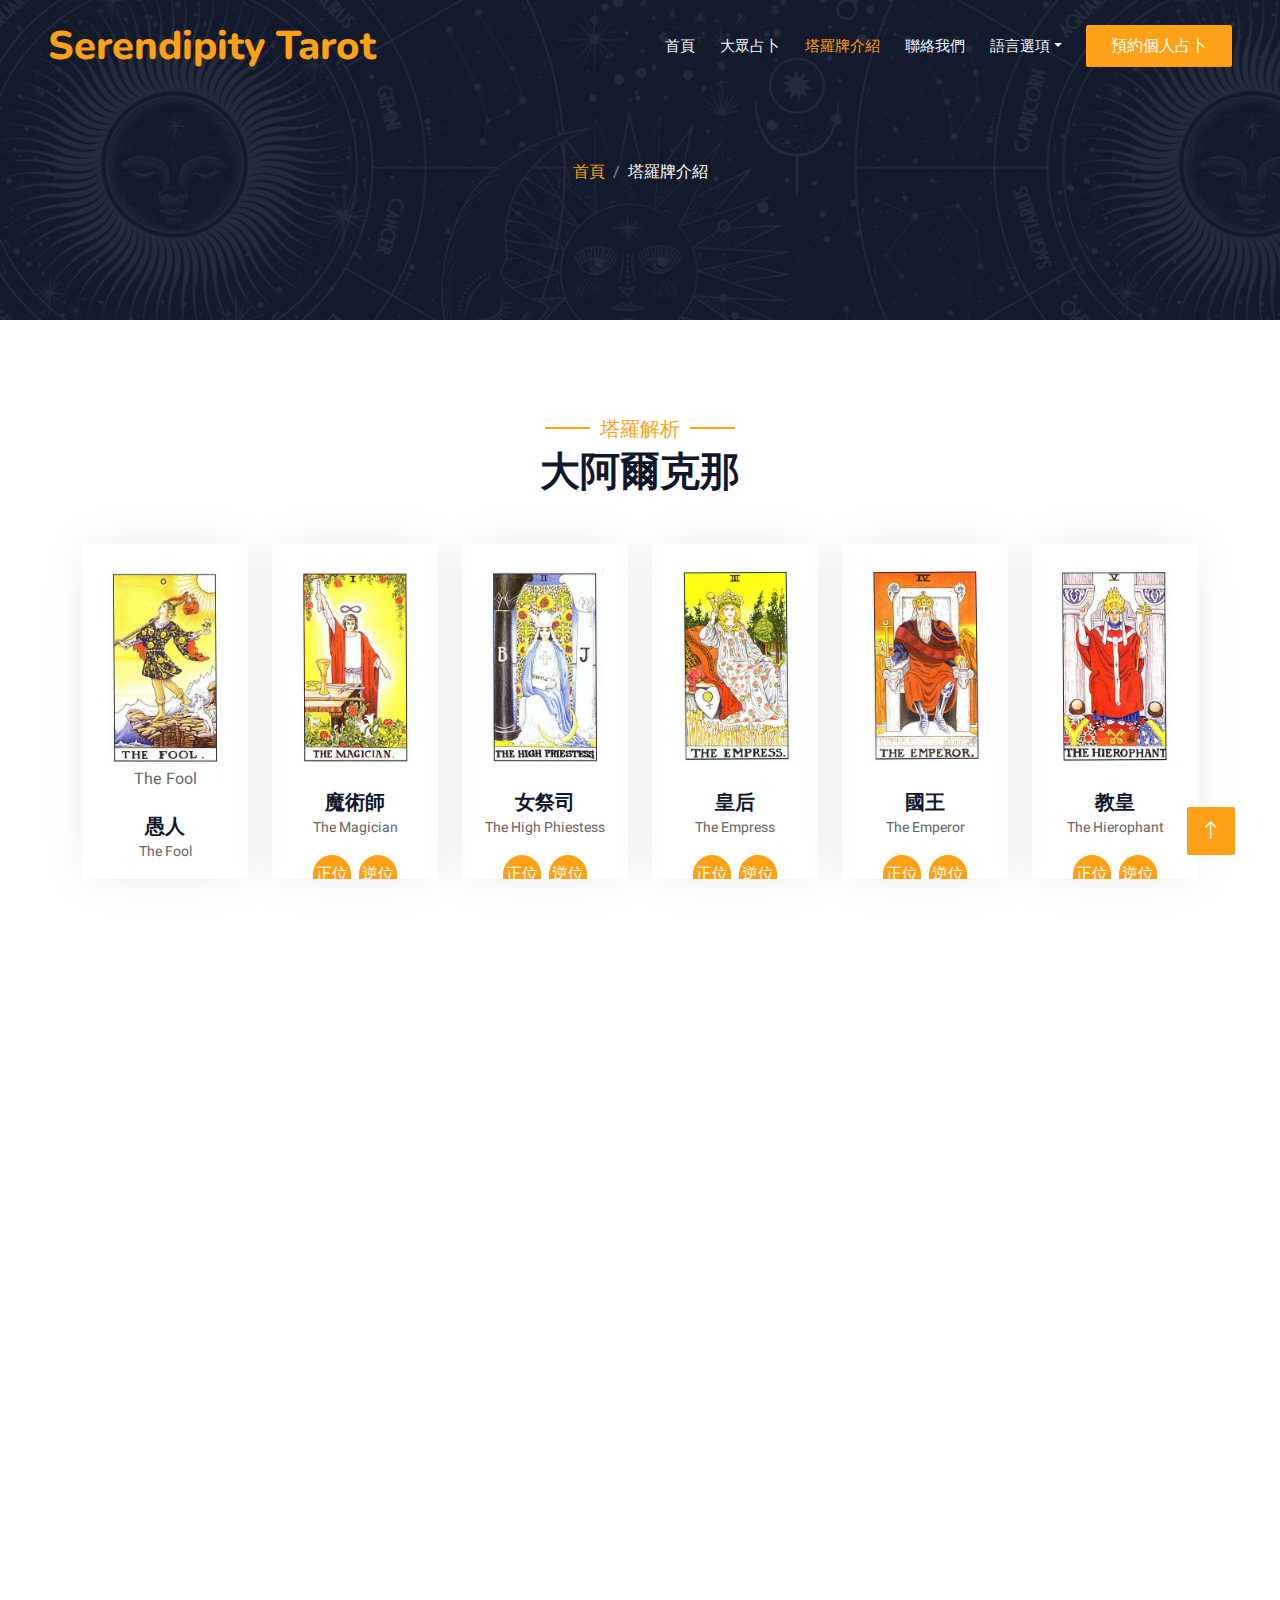
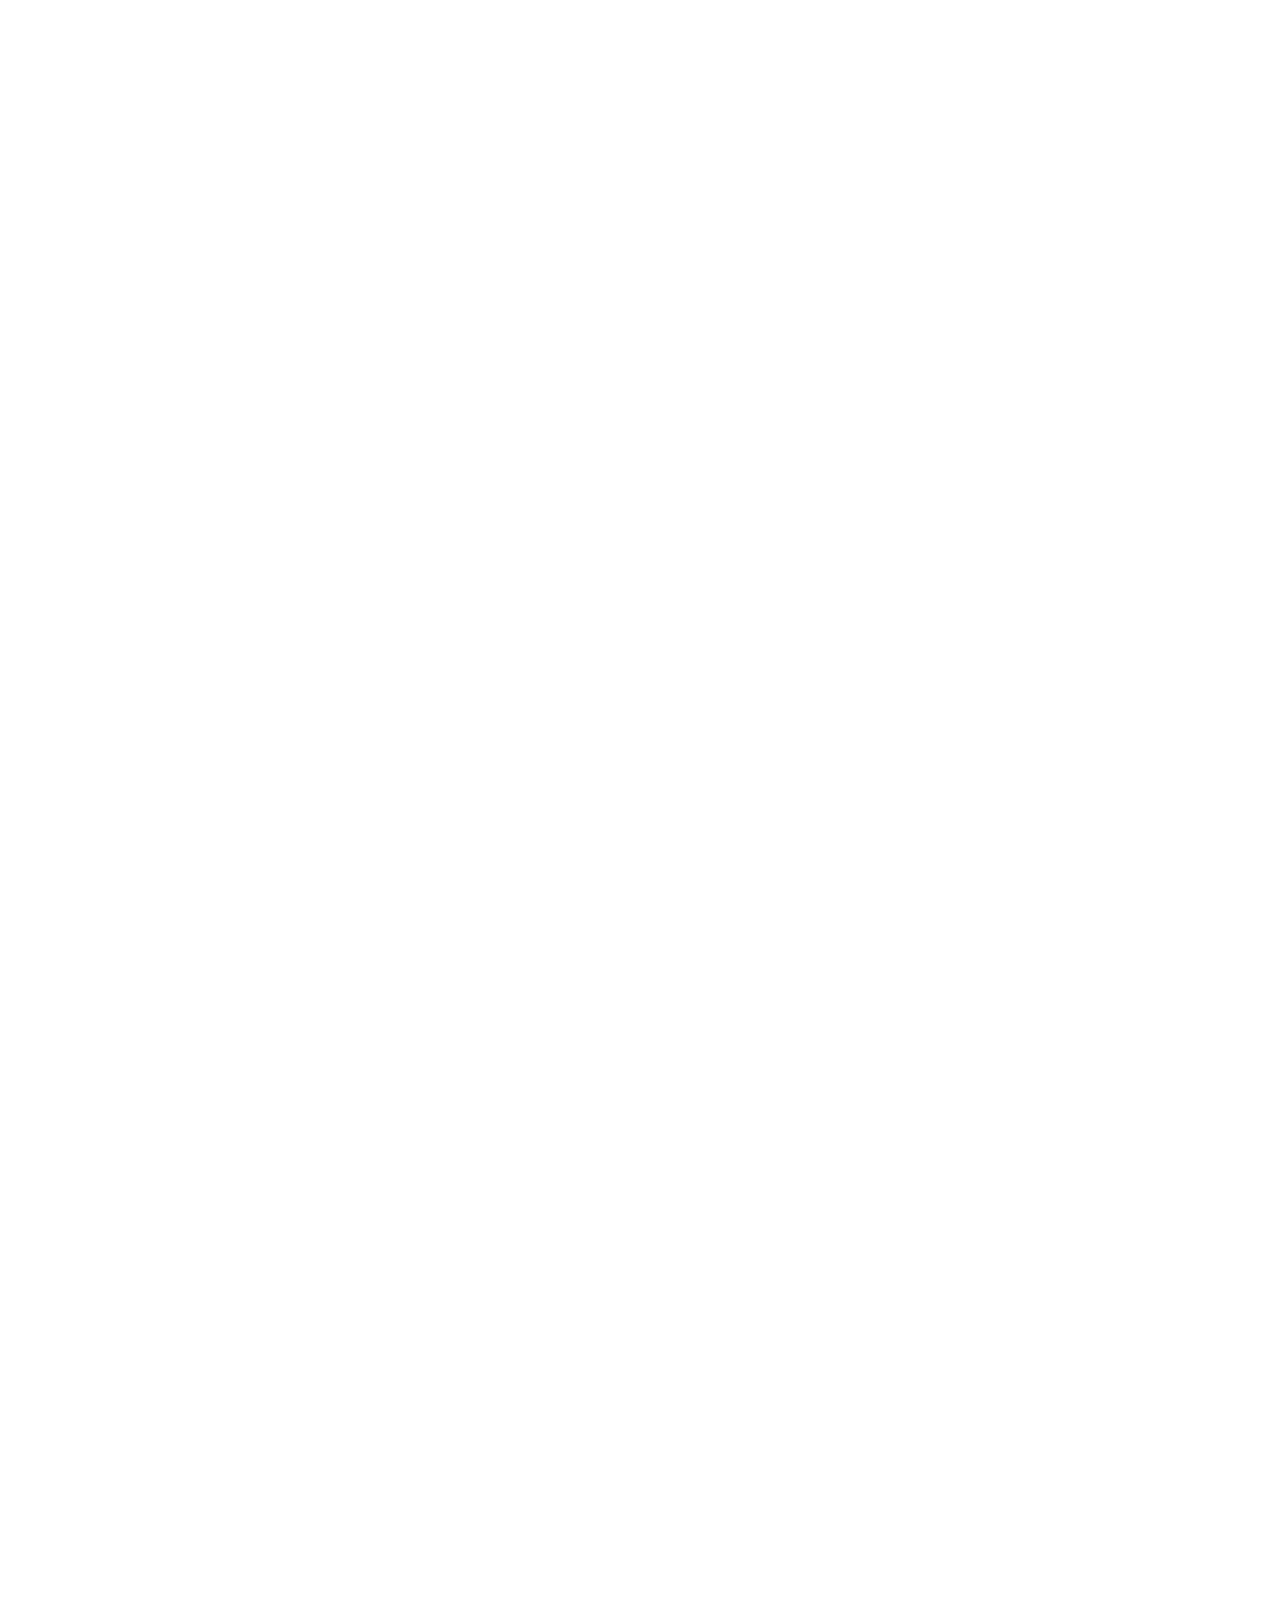
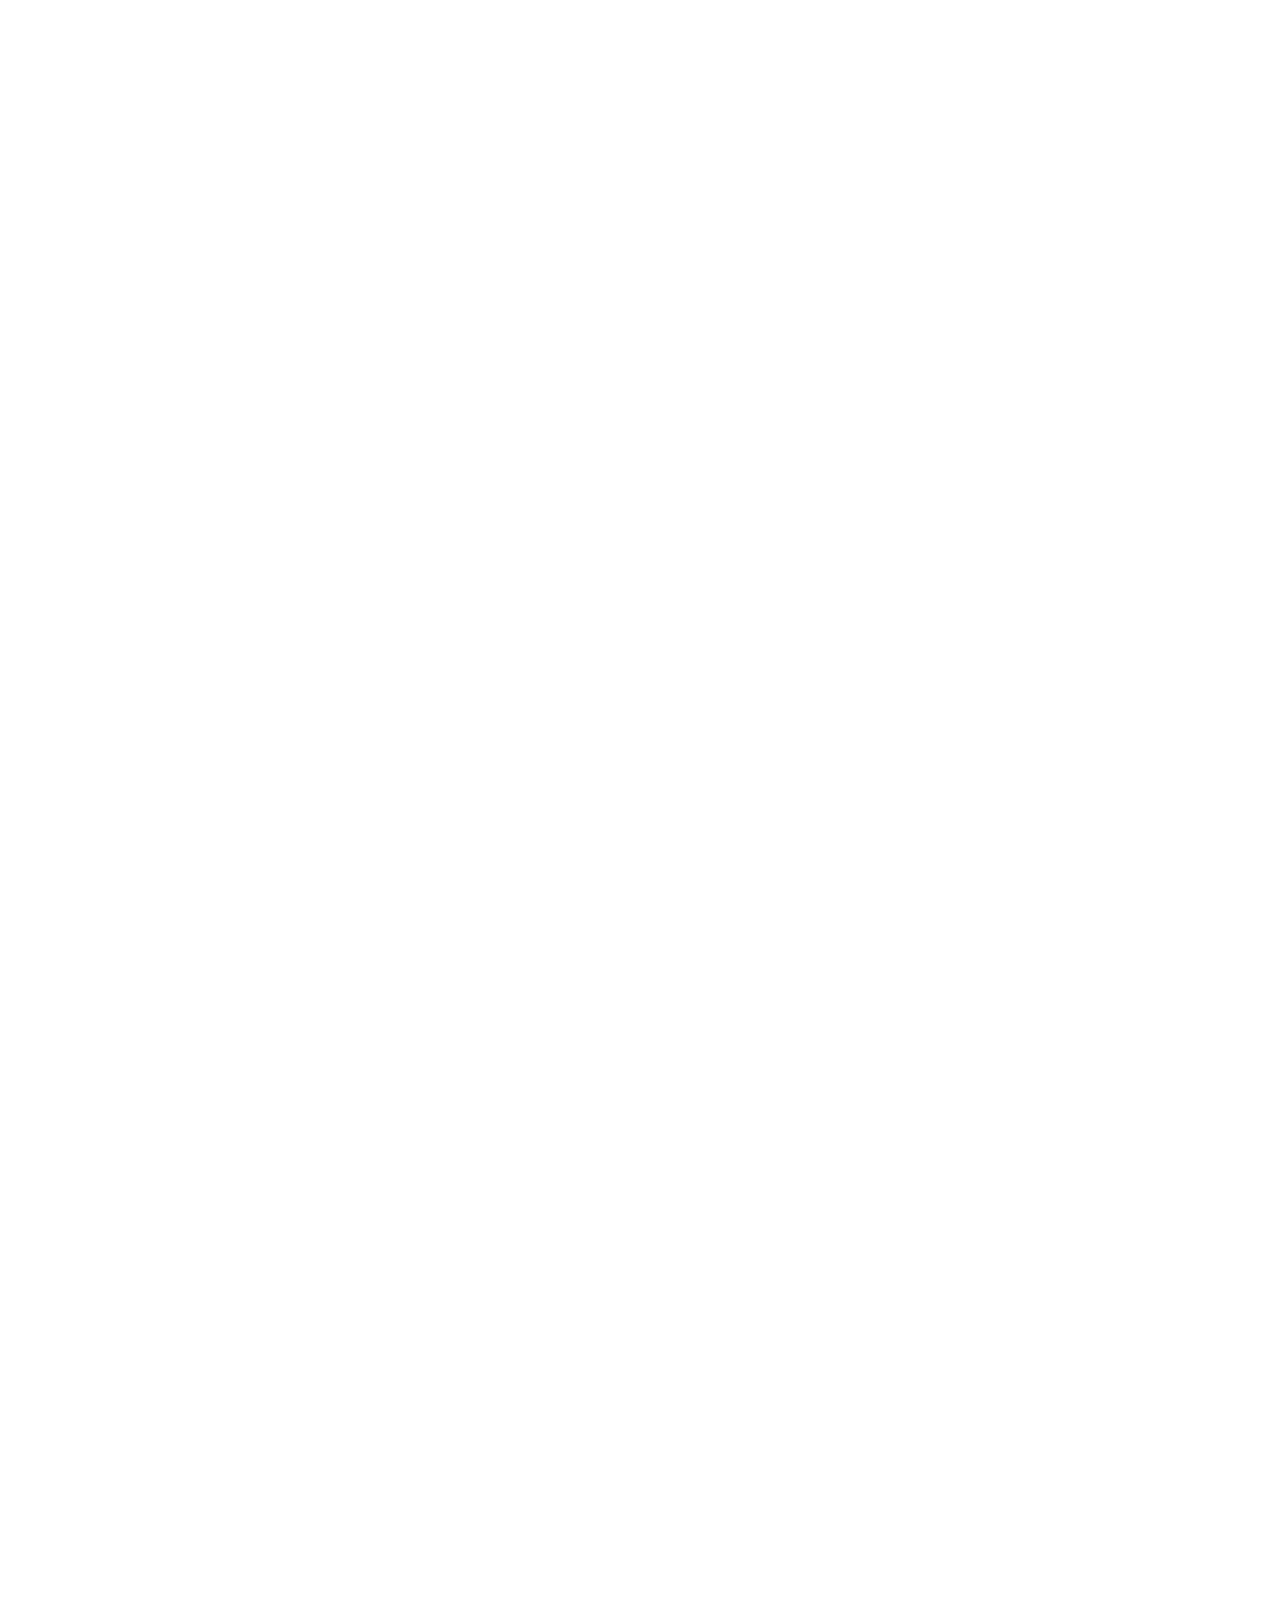
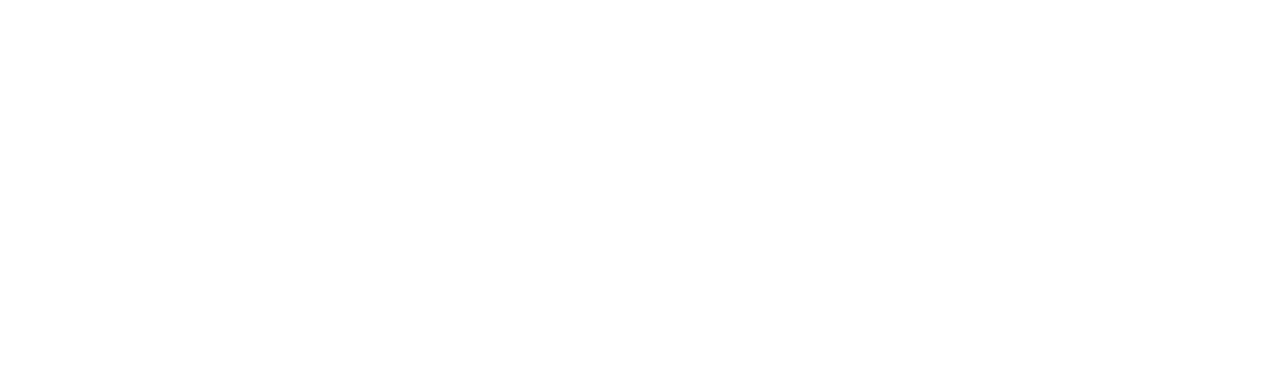
<file: about.html>
<!DOCTYPE html>
<html lang="en">

<head>
    <meta charset="utf-8">
    <title>Serendipity Tarot</title>
    <meta content="width=device-width, initial-scale=1.0" name="viewport">
    <meta content="" name="keywords">
    <meta content="" name="description">

    <!-- Favicon -->
    <link href="img/favicon.ico" rel="icon">

    <!-- Google Web Fonts -->
    <link rel="preconnect" href="https://fonts.googleapis.com">
    <link rel="preconnect" href="https://fonts.gstatic.com" crossorigin>
    <link href="https://fonts.googleapis.com/css2?family=Heebo:wght@400;500;600&family=Nunito:wght@600;700;800&family=Pacifico&display=swap" rel="stylesheet">

    <!-- Icon Font Stylesheet -->
    <link href="https://cdnjs.cloudflare.com/ajax/libs/font-awesome/5.10.0/css/all.min.css" rel="stylesheet">
    <link href="https://cdn.jsdelivr.net/npm/bootstrap-icons@1.4.1/font/bootstrap-icons.css" rel="stylesheet">

    <!-- Libraries Stylesheet -->
    <link href="lib/animate/animate.min.css" rel="stylesheet">
    <link href="lib/owlcarousel/assets/owl.carousel.min.css" rel="stylesheet">
    <link href="lib/tempusdominus/css/tempusdominus-bootstrap-4.min.css" rel="stylesheet" />

    <!-- Customized Bootstrap Stylesheet -->
    <link href="css/bootstrap.min.css" rel="stylesheet">

    <!-- Template Stylesheet -->
    <link href="css/style.css" rel="stylesheet">

</head>

<body>
    <div class="container-xxl bg-white p-0">
        <!-- Spinner Start -->
        <div id="spinner" class="show bg-white position-fixed translate-middle w-100 vh-100 top-50 start-50 d-flex align-items-center justify-content-center">
            <div class="spinner-border text-primary" style="width: 3rem; height: 3rem;" role="status">
                <span class="sr-only">Loading...</span>
            </div>
        </div>
        <!-- Spinner End -->


        <!-- Navbar & Hero Start -->
        <div class="container-xxl position-relative p-0">
            <nav class="navbar navbar-expand-lg navbar-dark bg-dark px-4 px-lg-5 py-3 py-lg-0">
                <a href="" class="navbar-brand p-0">
                    <h1 class="text-primary m-0">Serendipity Tarot</h1>
                    <!-- <img src="img/logo.png" alt="Logo"> -->
                </a>
                <button class="navbar-toggler" type="button" data-bs-toggle="collapse" data-bs-target="#navbarCollapse">
                    <span class="fa fa-bars"></span>
                </button>
                <div class="collapse navbar-collapse" id="navbarCollapse">
                    <div class="navbar-nav ms-auto py-0 pe-4">
                        <a href="index.html" class="nav-item nav-link">首頁</a>
                        <a href="divination.html" class="nav-item nav-link">大眾占卜</a>
                        <a href="about.html" class="nav-item nav-link active">塔羅牌介紹</a>
                        <a href="contact.html" class="nav-item nav-link">聯絡我們</a>
                        <div class="nav-item dropdown">
                            <a href="#" class="nav-link dropdown-toggle" data-bs-toggle="dropdown">語言選項</a>
                            <div class="dropdown-menu m-0">
                                <a href="booking.html" class="dropdown-item">中文</a>
                                <a href="team.html" class="dropdown-item">English</a>
                            </div>
                        </div>
                    </div>
                    <a href="" class="btn btn-primary py-2 px-4">預約個人占卜</a>
                </div>
            </nav>

            <div class="container-xxl py-5 bg-dark hero-header mb-5">
                <div class="container text-center my-5 pt-5 pb-4">
                    <h1 class="display-3 text-white mb-3 animated slideInDown"></h1>
                    <nav aria-label="breadcrumb">
                        <ol class="breadcrumb justify-content-center text-uppercase">
                            <li class="breadcrumb-item"><a href="index.html">首頁</a></li>
                            <li class="breadcrumb-item text-white active" aria-current="page">塔羅牌介紹</li>
                        </ol>
                    </nav>
                </div>
            </div>
        </div>
        <!-- Navbar & Hero End -->

        <!-- Big Tarot Start -->
        <div class="container-fluid pt-5 pb-3">
            <div class="container">
                <div class="text-center wow fadeInUp" data-wow-delay="0.1s">
                    <h5 class="section-title ff-secondary text-center text-primary fw-normal">塔羅解析</h5>
                    <h1 class="mb-5">大阿爾克那</h1>
                </div>
                <div class="row g-6">
                    <div class="col-lg-2 col-md-6 wow fadeInUp" data-wow-delay="0.1s">
                        <div class="team-item text-center rounded overflow-hidden">
                            <div class="overflow-hidden m-4">
                                <div class="img_container">
                                    <img class="img-fluid" src="img/tarot-0.jpeg" alt="">
                                    <div class="middle">
                                            <div class="text">The Fool</div>
                                    </div>
                                </div>
                                
                            </div>
                            <h5 class="mb-0">愚人</h5>
                            <small>The Fool</small>
                            <div class="d-flex justify-content-center mt-3">
                                <a class="btn btn-square btn-primary mx-1" href="">正位</a>
                                <a class="btn btn-square btn-primary mx-1" href="">逆位</a>
                                <!--<a class="btn btn-square btn-primary mx-1" href=""><i class="fab fa-facebook-f"></i></a>
                                <a class="btn btn-square btn-primary mx-1" href=""><i class="fab fa-twitter"></i></a>
                                <a class="btn btn-square btn-primary mx-1" href=""><i class="fab fa-instagram"></i></a>-->
                            </div>
                        </div>
                    </div>
                    <div class="col-lg-2 col-md-6 wow fadeInUp" data-wow-delay="0.2s">
                        <div class="team-item text-center rounded overflow-hidden">
                            <div class="overflow-hidden m-4">
                                <img class="img-fluid" src="img/tarot-1.jpeg" alt="">
                            </div>
                            <h5 class="mb-0">魔術師</h5>
                            <small>The Magician</small>
                            <div class="d-flex justify-content-center mt-3">
                                <a class="btn btn-square btn-primary mx-1" href="">正位</a>
                                <a class="btn btn-square btn-primary mx-1" href="">逆位</a>
                            </div>
                        </div>
                    </div>
                    <div class="col-lg-2 col-md-6 wow fadeInUp" data-wow-delay="0.3s">
                        <div class="team-item text-center rounded overflow-hidden">
                            <div class="overflow-hidden m-4">
                                <img class="img-fluid" src="img/tarot-2.jpeg" alt="">
                            </div>
                            <h5 class="mb-0">女祭司</h5>
                            <small>The High Phiestess</small>
                            <div class="d-flex justify-content-center mt-3">
                                <a class="btn btn-square btn-primary mx-1" href="">正位</a>
                                <a class="btn btn-square btn-primary mx-1" href="">逆位</a>
                            </div>
                        </div>
                    </div>
                    <div class="col-lg-2 col-md-6 wow fadeInUp" data-wow-delay="0.4s">
                        <div class="team-item text-center rounded overflow-hidden">
                            <div class="overflow-hidden m-4">
                                <img class="img-fluid" src="img/tarot-3.jpeg" alt="">
                            </div>
                            <h5 class="mb-0">皇后</h5>
                            <small>The Empress</small>
                            <div class="d-flex justify-content-center mt-3">
                                <a class="btn btn-square btn-primary mx-1" href="">正位</a>
                                <a class="btn btn-square btn-primary mx-1" href="">逆位</a>
                            </div>
                        </div>
                    </div>
                    <div class="col-lg-2 col-md-6 wow fadeInUp" data-wow-delay="0.5s">
                        <div class="team-item text-center rounded overflow-hidden">
                            <div class="overflow-hidden m-4">
                                <img class="img-fluid" src="img/tarot-4.jpeg" alt="">
                            </div>
                            <h5 class="mb-0">國王</h5>
                            <small>The Emperor</small>
                            <div class="d-flex justify-content-center mt-3">
                                <a class="btn btn-square btn-primary mx-1" href="">正位</a>
                                <a class="btn btn-square btn-primary mx-1" href="">逆位</a>
                            </div>
                        </div>
                    </div>
                    <div class="col-lg-2 col-md-6 wow fadeInUp" data-wow-delay="0.6s">
                        <div class="team-item text-center rounded overflow-hidden">
                            <div class="overflow-hidden m-4">
                                <img class="img-fluid" src="img/tarot-5.jpeg" alt="">
                            </div>
                            <h5 class="mb-0">教皇</h5>
                            <small>The Hierophant</small>
                            <div class="d-flex justify-content-center mt-3">
                                <a class="btn btn-square btn-primary mx-1" href="">正位</a>
                                <a class="btn btn-square btn-primary mx-1" href="">逆位</a>
                            </div>
                        </div>
                    </div>
                    <div class="col-lg-2 col-md-6 wow fadeInUp" data-wow-delay="0.7s">
                        <div class="team-item text-center rounded overflow-hidden">
                            <div class="overflow-hidden m-4">
                                <img class="img-fluid" src="img/tarot-6.jpeg" alt="">
                            </div>
                            <h5 class="mb-0">戀人</h5>
                            <small>The Lovers</small>
                            <div class="d-flex justify-content-center mt-3">
                                <a class="btn btn-square btn-primary mx-1" href="">正位</a>
                                <a class="btn btn-square btn-primary mx-1" href="">逆位</a>
                            </div>
                        </div>
                    </div>
                    <div class="col-lg-2 col-md-6 wow fadeInUp" data-wow-delay="0.8s">
                        <div class="team-item text-center rounded overflow-hidden">
                            <div class="overflow-hidden m-4">
                                <img class="img-fluid" src="img/tarot-7.jpeg" alt="">
                            </div>
                            <h5 class="mb-0">戰車</h5>
                            <small>The Chariot</small>
                            <div class="d-flex justify-content-center mt-3">
                                <a class="btn btn-square btn-primary mx-1" href="">正位</a>
                                <a class="btn btn-square btn-primary mx-1" href="">逆位</a>
                            </div>
                        </div>
                    </div>
                    <div class="col-lg-2 col-md-6 wow fadeInUp" data-wow-delay="0.9s">
                        <div class="team-item text-center rounded overflow-hidden">
                            <div class="overflow-hidden m-4">
                                <img class="img-fluid" src="img/tarot-8.jpeg" alt="">
                            </div>
                            <h5 class="mb-0">力量</h5>
                            <small>Strength</small>
                            <div class="d-flex justify-content-center mt-3">
                                <a class="btn btn-square btn-primary mx-1" href="">正位</a>
                                <a class="btn btn-square btn-primary mx-1" href="">逆位</a>
                            </div>
                        </div>
                    </div>
                    <div class="col-lg-2 col-md-6 wow fadeInUp" data-wow-delay="1.0s">
                        <div class="team-item text-center rounded overflow-hidden">
                            <div class="overflow-hidden m-4">
                                <img class="img-fluid" src="img/tarot-9.jpeg" alt="">
                            </div>
                            <h5 class="mb-0">隱士</h5>
                            <small>The Hermit</small>
                            <div class="d-flex justify-content-center mt-3">
                                <a class="btn btn-square btn-primary mx-1" href="">正位</a>
                                <a class="btn btn-square btn-primary mx-1" href="">逆位</a>
                            </div>
                        </div>
                    </div>
                    <div class="col-lg-2 col-md-6 wow fadeInUp" data-wow-delay="1.1s">
                        <div class="team-item text-center rounded overflow-hidden">
                            <div class="overflow-hidden m-4">
                                <img class="img-fluid" src="img/tarot-10.jpeg" alt="">
                            </div>
                            <h5 class="mb-0">命運之輪</h5>
                            <small>Wheel of Fortune</small>
                            <div class="d-flex justify-content-center mt-3">
                                <a class="btn btn-square btn-primary mx-1" href="">正位</a>
                                <a class="btn btn-square btn-primary mx-1" href="">逆位</a>
                            </div>
                        </div>
                    </div>
                    <div class="col-lg-2 col-md-6 wow fadeInUp" data-wow-delay="1.2s">
                        <div class="team-item text-center rounded overflow-hidden">
                            <div class="overflow-hidden m-4">
                                <img class="img-fluid" src="img/tarot-11.jpeg" alt="">
                            </div>
                            <h5 class="mb-0">正義</h5>
                            <small>Justice</small>
                            <div class="d-flex justify-content-center mt-3">
                                <a class="btn btn-square btn-primary mx-1" href="">正位</a>
                                <a class="btn btn-square btn-primary mx-1" href="">逆位</a>
                            </div>
                        </div>
                    </div>
                    <div class="col-lg-2 col-md-6 wow fadeInUp" data-wow-delay="1.3s">
                        <div class="team-item text-center rounded overflow-hidden">
                            <div class="overflow-hidden m-4">
                                <img class="img-fluid" src="img/tarot-12.jpeg" alt="">
                            </div>
                            <h5 class="mb-0">吊人</h5>
                            <small>The Hanged Man</small>
                            <div class="d-flex justify-content-center mt-3">
                                <a class="btn btn-square btn-primary mx-1" href="">正位</a>
                                <a class="btn btn-square btn-primary mx-1" href="">逆位</a>
                            </div>
                        </div>
                    </div>
                    <div class="col-lg-2 col-md-6 wow fadeInUp" data-wow-delay="1.4s">
                        <div class="team-item text-center rounded overflow-hidden">
                            <div class="overflow-hidden m-4">
                                <img class="img-fluid" src="img/tarot-13.jpeg" alt="">
                            </div>
                            <h5 class="mb-0">死神</h5>
                            <small>Death</small>
                            <div class="d-flex justify-content-center mt-3">
                                <a class="btn btn-square btn-primary mx-1" href="">正位</a>
                                <a class="btn btn-square btn-primary mx-1" href="">逆位</a>
                            </div>
                        </div>
                    </div>
                    <div class="col-lg-2 col-md-6 wow fadeInUp" data-wow-delay="1.5s">
                        <div class="team-item text-center rounded overflow-hidden">
                            <div class="overflow-hidden m-4">
                                <img class="img-fluid" src="img/tarot-14.jpeg" alt="">
                            </div>
                            <h5 class="mb-0">節制</h5>
                            <small>Temperance</small>
                            <div class="d-flex justify-content-center mt-3">
                                <a class="btn btn-square btn-primary mx-1" href="">正位</a>
                                <a class="btn btn-square btn-primary mx-1" href="">逆位</a>
                            </div>
                        </div>
                    </div>
                    <div class="col-lg-2 col-md-6 wow fadeInUp" data-wow-delay="1.6s">
                        <div class="team-item text-center rounded overflow-hidden">
                            <div class="overflow-hidden m-4">
                                <img class="img-fluid" src="img/tarot-15.jpeg" alt="">
                            </div>
                            <h5 class="mb-0">惡魔</h5>
                            <small>The Devil</small>
                            <div class="d-flex justify-content-center mt-3">
                                <a class="btn btn-square btn-primary mx-1" href="">正位</a>
                                <a class="btn btn-square btn-primary mx-1" href="">逆位</a>
                            </div>
                        </div>
                    </div>
                    <div class="col-lg-2 col-md-6 wow fadeInUp" data-wow-delay="1.7s">
                        <div class="team-item text-center rounded overflow-hidden">
                            <div class="overflow-hidden m-4">
                                <img class="img-fluid" src="img/tarot-16.jpeg" alt="">
                            </div>
                            <h5 class="mb-0">高塔</h5>
                            <small>The Tower</small>
                            <div class="d-flex justify-content-center mt-3">
                                <a class="btn btn-square btn-primary mx-1" href="">正位</a>
                                <a class="btn btn-square btn-primary mx-1" href="">逆位</a>
                            </div>
                        </div>
                    </div>
                    <div class="col-lg-2 col-md-6 wow fadeInUp" data-wow-delay="1.8s">
                        <div class="team-item text-center rounded overflow-hidden">
                            <div class="overflow-hidden m-4">
                                <img class="img-fluid" src="img/tarot-17.jpeg" alt="">
                            </div>
                            <h5 class="mb-0">星星</h5>
                            <small>The Star</small>
                            <div class="d-flex justify-content-center mt-3">
                                <a class="btn btn-square btn-primary mx-1" href="">正位</a>
                                <a class="btn btn-square btn-primary mx-1" href="">逆位</a>
                            </div>
                        </div>
                    </div>
                    <div class="col-lg-2 col-md-6 wow fadeInUp" data-wow-delay="1.9s">
                        <div class="team-item text-center rounded overflow-hidden">
                            <div class="overflow-hidden m-4">
                                <img class="img-fluid" src="img/tarot-18.jpeg" alt="">
                            </div>
                            <h5 class="mb-0">月亮</h5>
                            <small>The Moon</small>
                            <div class="d-flex justify-content-center mt-3">
                                <a class="btn btn-square btn-primary mx-1" href="">正位</a>
                                <a class="btn btn-square btn-primary mx-1" href="">逆位</a>
                            </div>
                        </div>
                    </div>
                    <div class="col-lg-2 col-md-6 wow fadeInUp" data-wow-delay="2.0s">
                        <div class="team-item text-center rounded overflow-hidden">
                            <div class="overflow-hidden m-4">
                                <img class="img-fluid" src="img/tarot-19.jpeg" alt="">
                            </div>
                            <h5 class="mb-0">太陽</h5>
                            <small>The Sun</small>
                            <div class="d-flex justify-content-center mt-3">
                                <a class="btn btn-square btn-primary mx-1" href="">正位</a>
                                <a class="btn btn-square btn-primary mx-1" href="">逆位</a>
                            </div>
                        </div>
                    </div>
                    <div class="col-lg-2 col-md-6 wow fadeInUp" data-wow-delay="2.1s">
                        <div class="team-item text-center rounded overflow-hidden">
                            <div class="overflow-hidden m-4">
                                <img class="img-fluid" src="img/tarot-20.jpeg" alt="">
                            </div>
                            <h5 class="mb-0">審判</h5>
                            <small>Judgement</small>
                            <div class="d-flex justify-content-center mt-3">
                                <a class="btn btn-square btn-primary mx-1" href="">正位</a>
                                <a class="btn btn-square btn-primary mx-1" href="">逆位</a>
                            </div>
                        </div>
                    </div>
                    <div class="col-lg-2 col-md-6 wow fadeInUp" data-wow-delay="2.2s">
                        <div class="team-item text-center rounded overflow-hidden">
                            <div class="overflow-hidden m-4">
                                <img class="img-fluid" src="img/tarot-21.jpeg" alt="">
                            </div>
                            <h5 class="mb-0">世界</h5>
                            <small>The World</small>
                            <div class="d-flex justify-content-center mt-3">
                                <a class="btn btn-square btn-primary mx-1" href="">正位</a>
                                <a class="btn btn-square btn-primary mx-1" href="">逆位</a>
                            </div>
                        </div>
                    </div>
                </div>
            </div>
        </div>
        <!-- Big Tarot End -->

        <!-- Small Tarot Start -->
        <div class="container-fluid pt-5 pb-3">
            <div class="container">
                <div class="text-center wow fadeInUp" data-wow-delay="0.1s">
                    <h5 class="section-title ff-secondary text-center text-primary fw-normal">塔羅解析</h5>
                    <h1 class="mb-5">小阿爾克那</h1>
                </div>
                <div class="row g-6">
                    <div class="col-lg-2 col-md-6 wow fadeInUp" data-wow-delay="0.1s">
                        <div class="team-item text-center rounded overflow-hidden">
                            <div class="overflow-hidden m-4">
                                <div class="img_container">
                                    <img class="img-fluid" src="img/tarot-s1.jpeg" alt="">
                                    <div class="middle">
                                            <div class="text">Ace of Swords</div>
                                    </div>
                                </div>
                                
                            </div>
                            <h5 class="mb-0">寶劍一</h5>
                            <small>Ace of Swords</small>
                            <div class="d-flex justify-content-center mt-3">
                                <a class="btn btn-square btn-primary mx-1" href="">正位</a>
                                <a class="btn btn-square btn-primary mx-1" href="">逆位</a>
                            </div>
                        </div>
                    </div>
                    <div class="col-lg-2 col-md-6 wow fadeInUp" data-wow-delay="0.2s">
                        <div class="team-item text-center rounded overflow-hidden">
                            <div class="overflow-hidden m-4">
                                <img class="img-fluid" src="img/tarot-s2.jpeg" alt="">
                            </div>
                            <h5 class="mb-0">寶劍二</h5>
                            <small>Two of Swords</small>
                            <div class="d-flex justify-content-center mt-3">
                                <a class="btn btn-square btn-primary mx-1" href="">正位</a>
                                <a class="btn btn-square btn-primary mx-1" href="">逆位</a>
                            </div>
                        </div>
                    </div>
                    <div class="col-lg-2 col-md-6 wow fadeInUp" data-wow-delay="0.3s">
                        <div class="team-item text-center rounded overflow-hidden">
                            <div class="overflow-hidden m-4">
                                <img class="img-fluid" src="img/tarot-s3.jpeg" alt="">
                            </div>
                            <h5 class="mb-0">寶劍三</h5>
                            <small>Three of Swords</small>
                            <div class="d-flex justify-content-center mt-3">
                                <a class="btn btn-square btn-primary mx-1" href="">正位</a>
                                <a class="btn btn-square btn-primary mx-1" href="">逆位</a>
                            </div>
                        </div>
                    </div>
                    <div class="col-lg-2 col-md-6 wow fadeInUp" data-wow-delay="0.4s">
                        <div class="team-item text-center rounded overflow-hidden">
                            <div class="overflow-hidden m-4">
                                <img class="img-fluid" src="img/tarot-s4.jpeg" alt="">
                            </div>
                            <h5 class="mb-0">寶劍四</h5>
                            <small>Four of Swords</small>
                            <div class="d-flex justify-content-center mt-3">
                                <a class="btn btn-square btn-primary mx-1" href="">正位</a>
                                <a class="btn btn-square btn-primary mx-1" href="">逆位</a>
                            </div>
                        </div>
                    </div>
                    <div class="col-lg-2 col-md-6 wow fadeInUp" data-wow-delay="0.5s">
                        <div class="team-item text-center rounded overflow-hidden">
                            <div class="overflow-hidden m-4">
                                <img class="img-fluid" src="img/tarot-s5.jpeg" alt="">
                            </div>
                            <h5 class="mb-0">寶劍五</h5>
                            <small>Five of Swords</small>
                            <div class="d-flex justify-content-center mt-3">
                                <a class="btn btn-square btn-primary mx-1" href="">正位</a>
                                <a class="btn btn-square btn-primary mx-1" href="">逆位</a>
                            </div>
                        </div>
                    </div>
                    <div class="col-lg-2 col-md-6 wow fadeInUp" data-wow-delay="0.6s">
                        <div class="team-item text-center rounded overflow-hidden">
                            <div class="overflow-hidden m-4">
                                <img class="img-fluid" src="img/tarot-s6.jpeg" alt="">
                            </div>
                            <h5 class="mb-0">寶劍六</h5>
                            <small>Six of Swords</small>
                            <div class="d-flex justify-content-center mt-3">
                                <a class="btn btn-square btn-primary mx-1" href="">正位</a>
                                <a class="btn btn-square btn-primary mx-1" href="">逆位</a>
                            </div>
                        </div>
                    </div>
                    <div class="col-lg-2 col-md-6 wow fadeInUp" data-wow-delay="0.7s">
                        <div class="team-item text-center rounded overflow-hidden">
                            <div class="overflow-hidden m-4">
                                <img class="img-fluid" src="img/tarot-s7.jpeg" alt="">
                            </div>
                            <h5 class="mb-0">寶劍七</h5>
                            <small>Seven of Swords</small>
                            <div class="d-flex justify-content-center mt-3">
                                <a class="btn btn-square btn-primary mx-1" href="">正位</a>
                                <a class="btn btn-square btn-primary mx-1" href="">逆位</a>
                            </div>
                        </div>
                    </div>
                    <div class="col-lg-2 col-md-6 wow fadeInUp" data-wow-delay="0.8s">
                        <div class="team-item text-center rounded overflow-hidden">
                            <div class="overflow-hidden m-4">
                                <img class="img-fluid" src="img/tarot-s8.jpeg" alt="">
                            </div>
                            <h5 class="mb-0">寶劍八</h5>
                            <small>Eight of Swords</small>
                            <div class="d-flex justify-content-center mt-3">
                                <a class="btn btn-square btn-primary mx-1" href="">正位</a>
                                <a class="btn btn-square btn-primary mx-1" href="">逆位</a>
                            </div>
                        </div>
                    </div>
                    <div class="col-lg-2 col-md-6 wow fadeInUp" data-wow-delay="0.9s">
                        <div class="team-item text-center rounded overflow-hidden">
                            <div class="overflow-hidden m-4">
                                <img class="img-fluid" src="img/tarot-s9.jpeg" alt="">
                            </div>
                            <h5 class="mb-0">寶劍九</h5>
                            <small>Nine of Swords</small>
                            <div class="d-flex justify-content-center mt-3">
                                <a class="btn btn-square btn-primary mx-1" href="">正位</a>
                                <a class="btn btn-square btn-primary mx-1" href="">逆位</a>
                            </div>
                        </div>
                    </div>
                    <div class="col-lg-2 col-md-6 wow fadeInUp" data-wow-delay="1.0s">
                        <div class="team-item text-center rounded overflow-hidden">
                            <div class="overflow-hidden m-4">
                                <img class="img-fluid" src="img/tarot-s10.jpeg" alt="">
                            </div>
                            <h5 class="mb-0">寶劍十</h5>
                            <small>Ten of Swords</small>
                            <div class="d-flex justify-content-center mt-3">
                                <a class="btn btn-square btn-primary mx-1" href="">正位</a>
                                <a class="btn btn-square btn-primary mx-1" href="">逆位</a>
                            </div>
                        </div>
                    </div>
                    <div class="col-lg-2 col-md-6 wow fadeInUp" data-wow-delay="1.1s">
                        <div class="team-item text-center rounded overflow-hidden">
                            <div class="overflow-hidden m-4">
                                <img class="img-fluid" src="img/tarot-s_pace.jpeg" alt="">
                            </div>
                            <h5 class="mb-0">寶劍侍者</h5>
                            <small>Page of Swords</small>
                            <div class="d-flex justify-content-center mt-3">
                                <a class="btn btn-square btn-primary mx-1" href="">正位</a>
                                <a class="btn btn-square btn-primary mx-1" href="">逆位</a>
                            </div>
                        </div>
                    </div>
                    <div class="col-lg-2 col-md-6 wow fadeInUp" data-wow-delay="1.2s">
                        <div class="team-item text-center rounded overflow-hidden">
                            <div class="overflow-hidden m-4">
                                <img class="img-fluid" src="img/tarot-s_knight.jpeg" alt="">
                            </div>
                            <h5 class="mb-0">寶劍騎士</h5>
                            <small>Knight of Swords</small>
                            <div class="d-flex justify-content-center mt-3">
                                <a class="btn btn-square btn-primary mx-1" href="">正位</a>
                                <a class="btn btn-square btn-primary mx-1" href="">逆位</a>
                            </div>
                        </div>
                    </div>
                    <div class="col-lg-2 col-md-6 wow fadeInUp" data-wow-delay="1.3s">
                        <div class="team-item text-center rounded overflow-hidden">
                            <div class="overflow-hidden m-4">
                                <img class="img-fluid" src="img/tarot-s_queen.jpeg" alt="">
                            </div>
                            <h5 class="mb-0">寶劍皇后</h5>
                            <small>Queen of Swords</small>
                            <div class="d-flex justify-content-center mt-3">
                                <a class="btn btn-square btn-primary mx-1" href="">正位</a>
                                <a class="btn btn-square btn-primary mx-1" href="">逆位</a>
                            </div>
                        </div>
                    </div>
                    <div class="col-lg-2 col-md-6 wow fadeInUp" data-wow-delay="1.4s">
                        <div class="team-item text-center rounded overflow-hidden">
                            <div class="overflow-hidden m-4">
                                <img class="img-fluid" src="img/tarot-s_king.jpeg" alt="">
                            </div>
                            <h5 class="mb-0">寶劍國王</h5>
                            <small>King of Swords</small>
                            <div class="d-flex justify-content-center mt-3">
                                <a class="btn btn-square btn-primary mx-1" href="">正位</a>
                                <a class="btn btn-square btn-primary mx-1" href="">逆位</a>
                            </div>
                        </div>
                    </div>
                    <div class="col-lg-2 col-md-6 wow fadeInUp" data-wow-delay="0.1s">
                        <div class="team-item text-center rounded overflow-hidden">
                            <div class="overflow-hidden m-4">
                                <div class="img_container">
                                    <img class="img-fluid" src="img/tarot-c1.jpeg" alt="">
                                    <div class="middle">
                                            <div class="text">Ace of Cups</div>
                                    </div>
                                </div>
                                
                            </div>
                            <h5 class="mb-0">聖杯一</h5>
                            <small>Ace of Cups</small>
                            <div class="d-flex justify-content-center mt-3">
                                <a class="btn btn-square btn-primary mx-1" href="">正位</a>
                                <a class="btn btn-square btn-primary mx-1" href="">逆位</a>
                            </div>
                        </div>
                    </div>
                    <div class="col-lg-2 col-md-6 wow fadeInUp" data-wow-delay="0.2s">
                        <div class="team-item text-center rounded overflow-hidden">
                            <div class="overflow-hidden m-4">
                                <img class="img-fluid" src="img/tarot-c2.jpeg" alt="">
                            </div>
                            <h5 class="mb-0">聖杯二</h5>
                            <small>Two of Cups</small>
                            <div class="d-flex justify-content-center mt-3">
                                <a class="btn btn-square btn-primary mx-1" href="">正位</a>
                                <a class="btn btn-square btn-primary mx-1" href="">逆位</a>
                            </div>
                        </div>
                    </div>
                    <div class="col-lg-2 col-md-6 wow fadeInUp" data-wow-delay="0.3s">
                        <div class="team-item text-center rounded overflow-hidden">
                            <div class="overflow-hidden m-4">
                                <img class="img-fluid" src="img/tarot-c3.jpeg" alt="">
                            </div>
                            <h5 class="mb-0">聖杯三</h5>
                            <small>Three of Cups</small>
                            <div class="d-flex justify-content-center mt-3">
                                <a class="btn btn-square btn-primary mx-1" href="">正位</a>
                                <a class="btn btn-square btn-primary mx-1" href="">逆位</a>
                            </div>
                        </div>
                    </div>
                    <div class="col-lg-2 col-md-6 wow fadeInUp" data-wow-delay="0.4s">
                        <div class="team-item text-center rounded overflow-hidden">
                            <div class="overflow-hidden m-4">
                                <img class="img-fluid" src="img/tarot-c4.jpeg" alt="">
                            </div>
                            <h5 class="mb-0">聖杯四</h5>
                            <small>Four of Cups</small>
                            <div class="d-flex justify-content-center mt-3">
                                <a class="btn btn-square btn-primary mx-1" href="">正位</a>
                                <a class="btn btn-square btn-primary mx-1" href="">逆位</a>
                            </div>
                        </div>
                    </div>
                    <div class="col-lg-2 col-md-6 wow fadeInUp" data-wow-delay="0.5s">
                        <div class="team-item text-center rounded overflow-hidden">
                            <div class="overflow-hidden m-4">
                                <img class="img-fluid" src="img/tarot-c5.jpeg" alt="">
                            </div>
                            <h5 class="mb-0">聖杯五</h5>
                            <small>Five of Cups</small>
                            <div class="d-flex justify-content-center mt-3">
                                <a class="btn btn-square btn-primary mx-1" href="">正位</a>
                                <a class="btn btn-square btn-primary mx-1" href="">逆位</a>
                            </div>
                        </div>
                    </div>
                    <div class="col-lg-2 col-md-6 wow fadeInUp" data-wow-delay="0.6s">
                        <div class="team-item text-center rounded overflow-hidden">
                            <div class="overflow-hidden m-4">
                                <img class="img-fluid" src="img/tarot-c6.jpeg" alt="">
                            </div>
                            <h5 class="mb-0">聖杯六</h5>
                            <small>Six of Cups</small>
                            <div class="d-flex justify-content-center mt-3">
                                <a class="btn btn-square btn-primary mx-1" href="">正位</a>
                                <a class="btn btn-square btn-primary mx-1" href="">逆位</a>
                            </div>
                        </div>
                    </div>
                    <div class="col-lg-2 col-md-6 wow fadeInUp" data-wow-delay="0.7s">
                        <div class="team-item text-center rounded overflow-hidden">
                            <div class="overflow-hidden m-4">
                                <img class="img-fluid" src="img/tarot-c7.jpeg" alt="">
                            </div>
                            <h5 class="mb-0">聖杯七</h5>
                            <small>Seven of Cups</small>
                            <div class="d-flex justify-content-center mt-3">
                                <a class="btn btn-square btn-primary mx-1" href="">正位</a>
                                <a class="btn btn-square btn-primary mx-1" href="">逆位</a>
                            </div>
                        </div>
                    </div>
                    <div class="col-lg-2 col-md-6 wow fadeInUp" data-wow-delay="0.8s">
                        <div class="team-item text-center rounded overflow-hidden">
                            <div class="overflow-hidden m-4">
                                <img class="img-fluid" src="img/tarot-c8.jpeg" alt="">
                            </div>
                            <h5 class="mb-0">聖杯八</h5>
                            <small>Eight of Cups</small>
                            <div class="d-flex justify-content-center mt-3">
                                <a class="btn btn-square btn-primary mx-1" href="">正位</a>
                                <a class="btn btn-square btn-primary mx-1" href="">逆位</a>
                            </div>
                        </div>
                    </div>
                    <div class="col-lg-2 col-md-6 wow fadeInUp" data-wow-delay="0.9s">
                        <div class="team-item text-center rounded overflow-hidden">
                            <div class="overflow-hidden m-4">
                                <img class="img-fluid" src="img/tarot-c9.jpeg" alt="">
                            </div>
                            <h5 class="mb-0">聖杯九</h5>
                            <small>Nine of Cups</small>
                            <div class="d-flex justify-content-center mt-3">
                                <a class="btn btn-square btn-primary mx-1" href="">正位</a>
                                <a class="btn btn-square btn-primary mx-1" href="">逆位</a>
                            </div>
                        </div>
                    </div>
                    <div class="col-lg-2 col-md-6 wow fadeInUp" data-wow-delay="1.0s">
                        <div class="team-item text-center rounded overflow-hidden">
                            <div class="overflow-hidden m-4">
                                <img class="img-fluid" src="img/tarot-c10.jpeg" alt="">
                            </div>
                            <h5 class="mb-0">聖杯十</h5>
                            <small>Ten of Cups</small>
                            <div class="d-flex justify-content-center mt-3">
                                <a class="btn btn-square btn-primary mx-1" href="">正位</a>
                                <a class="btn btn-square btn-primary mx-1" href="">逆位</a>
                            </div>
                        </div>
                    </div>
                    <div class="col-lg-2 col-md-6 wow fadeInUp" data-wow-delay="1.1s">
                        <div class="team-item text-center rounded overflow-hidden">
                            <div class="overflow-hidden m-4">
                                <img class="img-fluid" src="img/tarot-c_pace.jpeg" alt="">
                            </div>
                            <h5 class="mb-0">聖杯侍者</h5>
                            <small>Page of Cups</small>
                            <div class="d-flex justify-content-center mt-3">
                                <a class="btn btn-square btn-primary mx-1" href="">正位</a>
                                <a class="btn btn-square btn-primary mx-1" href="">逆位</a>
                            </div>
                        </div>
                    </div>
                    <div class="col-lg-2 col-md-6 wow fadeInUp" data-wow-delay="1.2s">
                        <div class="team-item text-center rounded overflow-hidden">
                            <div class="overflow-hidden m-4">
                                <img class="img-fluid" src="img/tarot-c_knight.jpeg" alt="">
                            </div>
                            <h5 class="mb-0">聖杯騎士</h5>
                            <small>Knight of Cups</small>
                            <div class="d-flex justify-content-center mt-3">
                                <a class="btn btn-square btn-primary mx-1" href="">正位</a>
                                <a class="btn btn-square btn-primary mx-1" href="">逆位</a>
                            </div>
                        </div>
                    </div>
                    <div class="col-lg-2 col-md-6 wow fadeInUp" data-wow-delay="1.3s">
                        <div class="team-item text-center rounded overflow-hidden">
                            <div class="overflow-hidden m-4">
                                <img class="img-fluid" src="img/tarot-c_queen.jpeg" alt="">
                            </div>
                            <h5 class="mb-0">聖杯皇后</h5>
                            <small>Queen of Cups</small>
                            <div class="d-flex justify-content-center mt-3">
                                <a class="btn btn-square btn-primary mx-1" href="">正位</a>
                                <a class="btn btn-square btn-primary mx-1" href="">逆位</a>
                            </div>
                        </div>
                    </div>
                    <div class="col-lg-2 col-md-6 wow fadeInUp" data-wow-delay="1.4s">
                        <div class="team-item text-center rounded overflow-hidden">
                            <div class="overflow-hidden m-4">
                                <img class="img-fluid" src="img/tarot-c_king.jpeg" alt="">
                            </div>
                            <h5 class="mb-0">聖杯國王</h5>
                            <small>King of Cups</small>
                            <div class="d-flex justify-content-center mt-3">
                                <a class="btn btn-square btn-primary mx-1" href="">正位</a>
                                <a class="btn btn-square btn-primary mx-1" href="">逆位</a>
                            </div>
                        </div>
                    </div>
                    <div class="col-lg-2 col-md-6 wow fadeInUp" data-wow-delay="0.1s">
                        <div class="team-item text-center rounded overflow-hidden">
                            <div class="overflow-hidden m-4">
                                <div class="img_container">
                                    <img class="img-fluid" src="img/tarot-w1.jpeg" alt="">
                                    <div class="middle">
                                            <div class="text">Ace of Wands</div>
                                    </div>
                                </div>
                                
                            </div>
                            <h5 class="mb-0">權杖一</h5>
                            <small>Ace of Wands</small>
                            <div class="d-flex justify-content-center mt-3">
                                <a class="btn btn-square btn-primary mx-1" href="">正位</a>
                                <a class="btn btn-square btn-primary mx-1" href="">逆位</a>
                            </div>
                        </div>
                    </div>
                    <div class="col-lg-2 col-md-6 wow fadeInUp" data-wow-delay="0.2s">
                        <div class="team-item text-center rounded overflow-hidden">
                            <div class="overflow-hidden m-4">
                                <img class="img-fluid" src="img/tarot-w2.jpeg" alt="">
                            </div>
                            <h5 class="mb-0">權杖二</h5>
                            <small>Two of Wands</small>
                            <div class="d-flex justify-content-center mt-3">
                                <a class="btn btn-square btn-primary mx-1" href="">正位</a>
                                <a class="btn btn-square btn-primary mx-1" href="">逆位</a>
                            </div>
                        </div>
                    </div>
                    <div class="col-lg-2 col-md-6 wow fadeInUp" data-wow-delay="0.3s">
                        <div class="team-item text-center rounded overflow-hidden">
                            <div class="overflow-hidden m-4">
                                <img class="img-fluid" src="img/tarot-w3.jpeg" alt="">
                            </div>
                            <h5 class="mb-0">權杖三</h5>
                            <small>Three of Wands</small>
                            <div class="d-flex justify-content-center mt-3">
                                <a class="btn btn-square btn-primary mx-1" href="">正位</a>
                                <a class="btn btn-square btn-primary mx-1" href="">逆位</a>
                            </div>
                        </div>
                    </div>
                    <div class="col-lg-2 col-md-6 wow fadeInUp" data-wow-delay="0.4s">
                        <div class="team-item text-center rounded overflow-hidden">
                            <div class="overflow-hidden m-4">
                                <img class="img-fluid" src="img/tarot-w4.jpeg" alt="">
                            </div>
                            <h5 class="mb-0">權杖四</h5>
                            <small>Four of Wands</small>
                            <div class="d-flex justify-content-center mt-3">
                                <a class="btn btn-square btn-primary mx-1" href="">正位</a>
                                <a class="btn btn-square btn-primary mx-1" href="">逆位</a>
                            </div>
                        </div>
                    </div>
                    <div class="col-lg-2 col-md-6 wow fadeInUp" data-wow-delay="0.5s">
                        <div class="team-item text-center rounded overflow-hidden">
                            <div class="overflow-hidden m-4">
                                <img class="img-fluid" src="img/tarot-w5.jpeg" alt="">
                            </div>
                            <h5 class="mb-0">權杖五</h5>
                            <small>Five of Wands</small>
                            <div class="d-flex justify-content-center mt-3">
                                <a class="btn btn-square btn-primary mx-1" href="">正位</a>
                                <a class="btn btn-square btn-primary mx-1" href="">逆位</a>
                            </div>
                        </div>
                    </div>
                    <div class="col-lg-2 col-md-6 wow fadeInUp" data-wow-delay="0.6s">
                        <div class="team-item text-center rounded overflow-hidden">
                            <div class="overflow-hidden m-4">
                                <img class="img-fluid" src="img/tarot-w6.jpeg" alt="">
                            </div>
                            <h5 class="mb-0">權杖六</h5>
                            <small>Six of Wands</small>
                            <div class="d-flex justify-content-center mt-3">
                                <a class="btn btn-square btn-primary mx-1" href="">正位</a>
                                <a class="btn btn-square btn-primary mx-1" href="">逆位</a>
                            </div>
                        </div>
                    </div>
                    <div class="col-lg-2 col-md-6 wow fadeInUp" data-wow-delay="0.7s">
                        <div class="team-item text-center rounded overflow-hidden">
                            <div class="overflow-hidden m-4">
                                <img class="img-fluid" src="img/tarot-w7.jpeg" alt="">
                            </div>
                            <h5 class="mb-0">權杖七</h5>
                            <small>Seven of Wands</small>
                            <div class="d-flex justify-content-center mt-3">
                                <a class="btn btn-square btn-primary mx-1" href="">正位</a>
                                <a class="btn btn-square btn-primary mx-1" href="">逆位</a>
                            </div>
                        </div>
                    </div>
                    <div class="col-lg-2 col-md-6 wow fadeInUp" data-wow-delay="0.8s">
                        <div class="team-item text-center rounded overflow-hidden">
                            <div class="overflow-hidden m-4">
                                <img class="img-fluid" src="img/tarot-w8.jpeg" alt="">
                            </div>
                            <h5 class="mb-0">權杖八</h5>
                            <small>Eight of Wands</small>
                            <div class="d-flex justify-content-center mt-3">
                                <a class="btn btn-square btn-primary mx-1" href="">正位</a>
                                <a class="btn btn-square btn-primary mx-1" href="">逆位</a>
                            </div>
                        </div>
                    </div>
                    <div class="col-lg-2 col-md-6 wow fadeInUp" data-wow-delay="0.9s">
                        <div class="team-item text-center rounded overflow-hidden">
                            <div class="overflow-hidden m-4">
                                <img class="img-fluid" src="img/tarot-w9.jpeg" alt="">
                            </div>
                            <h5 class="mb-0">權杖九</h5>
                            <small>Nine of Wands</small>
                            <div class="d-flex justify-content-center mt-3">
                                <a class="btn btn-square btn-primary mx-1" href="">正位</a>
                                <a class="btn btn-square btn-primary mx-1" href="">逆位</a>
                            </div>
                        </div>
                    </div>
                    <div class="col-lg-2 col-md-6 wow fadeInUp" data-wow-delay="1.0s">
                        <div class="team-item text-center rounded overflow-hidden">
                            <div class="overflow-hidden m-4">
                                <img class="img-fluid" src="img/tarot-w10.jpeg" alt="">
                            </div>
                            <h5 class="mb-0">權杖十</h5>
                            <small>Ten of Wands</small>
                            <div class="d-flex justify-content-center mt-3">
                                <a class="btn btn-square btn-primary mx-1" href="">正位</a>
                                <a class="btn btn-square btn-primary mx-1" href="">逆位</a>
                            </div>
                        </div>
                    </div>
                    <div class="col-lg-2 col-md-6 wow fadeInUp" data-wow-delay="1.1s">
                        <div class="team-item text-center rounded overflow-hidden">
                            <div class="overflow-hidden m-4">
                                <img class="img-fluid" src="img/tarot-w_pace.jpeg" alt="">
                            </div>
                            <h5 class="mb-0">權杖侍者</h5>
                            <small>Page of Wands</small>
                            <div class="d-flex justify-content-center mt-3">
                                <a class="btn btn-square btn-primary mx-1" href="">正位</a>
                                <a class="btn btn-square btn-primary mx-1" href="">逆位</a>
                            </div>
                        </div>
                    </div>
                    <div class="col-lg-2 col-md-6 wow fadeInUp" data-wow-delay="1.2s">
                        <div class="team-item text-center rounded overflow-hidden">
                            <div class="overflow-hidden m-4">
                                <img class="img-fluid" src="img/tarot-w_knight.jpeg" alt="">
                            </div>
                            <h5 class="mb-0">權杖騎士</h5>
                            <small>Knight of Wands</small>
                            <div class="d-flex justify-content-center mt-3">
                                <a class="btn btn-square btn-primary mx-1" href="">正位</a>
                                <a class="btn btn-square btn-primary mx-1" href="">逆位</a>
                            </div>
                        </div>
                    </div>
                    <div class="col-lg-2 col-md-6 wow fadeInUp" data-wow-delay="1.3s">
                        <div class="team-item text-center rounded overflow-hidden">
                            <div class="overflow-hidden m-4">
                                <img class="img-fluid" src="img/tarot-w_queen.jpeg" alt="">
                            </div>
                            <h5 class="mb-0">權杖皇后</h5>
                            <small>Queen of Wands</small>
                            <div class="d-flex justify-content-center mt-3">
                                <a class="btn btn-square btn-primary mx-1" href="">正位</a>
                                <a class="btn btn-square btn-primary mx-1" href="">逆位</a>
                            </div>
                        </div>
                    </div>
                    <div class="col-lg-2 col-md-6 wow fadeInUp" data-wow-delay="1.4s">
                        <div class="team-item text-center rounded overflow-hidden">
                            <div class="overflow-hidden m-4">
                                <img class="img-fluid" src="img/tarot-w_king.jpeg" alt="">
                            </div>
                            <h5 class="mb-0">權杖國王</h5>
                            <small>King of Wands</small>
                            <div class="d-flex justify-content-center mt-3">
                                <a class="btn btn-square btn-primary mx-1" href="">正位</a>
                                <a class="btn btn-square btn-primary mx-1" href="">逆位</a>
                            </div>
                        </div>
                    </div>
                </div>
            </div>
        </div>
        <!-- Small Tarot End -->
        

        <!-- Footer Start -->
        <div class="container-fluid bg-dark text-light footer pt-5 mt-5 wow fadeIn" data-wow-delay="0.1s">
            <div class="container py-5">
                <div class="row g-5">
                    <div class="col-lg-3 col-md-6">
                        <h4 class="section-title ff-secondary text-start text-primary fw-normal mb-4">Serendipity Tarot</h4>
                        <a class="btn btn-link" href="index.html">首頁</a>
                        <a class="btn btn-link" href="">大眾占卜</a>
                        <a class="btn btn-link" href="about.html">塔羅牌介紹</a>
                        <a class="btn btn-link" href="">聯絡我們</a>
                        <a class="btn btn-link" href="disclaimer.html">免責聲明</a>
                        <a class="btn btn-link" href="disclaimer.html">隱私權政策</a>
                    </div>
                    <div class="col-lg-3 col-md-6">
                        <h4 class="section-title ff-secondary text-start text-primary fw-normal mb-4">Contact</h4>
                        <p class="mb-2"><i class="fa fa-map-marker-alt me-3"></i>123 Street, New York, USA</p>
                        <p class="mb-2"><i class="fa fa-phone-alt me-3"></i>+012 345 67890</p>
                        <p class="mb-2"><i class="fa fa-envelope me-3"></i>info@example.com</p>
                        <div class="d-flex pt-2">
                            <a class="btn btn-outline-light btn-social" href=""><i class="fab fa-twitter"></i></a>
                            <a class="btn btn-outline-light btn-social" href=""><i class="fab fa-facebook-f"></i></a>
                            <a class="btn btn-outline-light btn-social" href=""><i class="fab fa-youtube"></i></a>
                            <a class="btn btn-outline-light btn-social" href=""><i class="fab fa-linkedin-in"></i></a>
                        </div>
                    </div>
                    <div class="col-lg-3 col-md-6">
                        <h4 class="section-title ff-secondary text-start text-primary fw-normal mb-4">Opening</h4>
                        <h5 class="text-light fw-normal">Monday - Saturday</h5>
                        <p>09AM - 09PM</p>
                        <h5 class="text-light fw-normal">Sunday</h5>
                        <p>10AM - 08PM</p>
                    </div>
                    <div class="col-lg-3 col-md-6">
                        <h4 class="section-title ff-secondary text-start text-primary fw-normal mb-4">Newsletter</h4>
                        <p>Dolor amet sit justo amet elitr clita ipsum elitr est.</p>
                        <div class="position-relative mx-auto" style="max-width: 400px;">
                            <input class="form-control border-primary w-100 py-3 ps-4 pe-5" type="text" placeholder="Your email">
                            <button type="button" class="btn btn-primary py-2 position-absolute top-0 end-0 mt-2 me-2">SignUp</button>
                        </div>
                    </div>
                </div>
            </div>
            <div class="container">
                <div class="copyright">
                    <div class="row">
                        <div class="col-md-6 text-center text-md-start mb-3 mb-md-0">
                            &copy; <a class="border-bottom" href="#">Your Site Name</a>, All Right Reserved. 
							
							<!--/*** This template is free as long as you keep the footer author’s credit link/attribution link/backlink. If you'd like to use the template without the footer author’s credit link/attribution link/backlink, you can purchase the Credit Removal License from "https://htmlcodex.com/credit-removal". Thank you for your support. ***/-->
							Designed By <a class="border-bottom" href="https://htmlcodex.com">HTML Codex</a>
                        </div>
                        <div class="col-md-6 text-center text-md-end">
                            <div class="footer-menu">
                                <a href="">Home</a>
                                <a href="">Cookies</a>
                                <a href="">Help</a>
                                <a href="">FQAs</a>
                            </div>
                        </div>
                    </div>
                </div>
            </div>
        </div>
        <!-- Footer End -->


        <!-- Back to Top -->
        <a href="#" class="btn btn-lg btn-primary btn-lg-square back-to-top"><i class="bi bi-arrow-up"></i></a>
    </div>

    <!-- JavaScript Libraries -->
    <script src="https://code.jquery.com/jquery-3.4.1.min.js"></script>
    <script src="https://cdn.jsdelivr.net/npm/bootstrap@5.0.0/dist/js/bootstrap.bundle.min.js"></script>
    <script src="lib/wow/wow.min.js"></script>
    <script src="lib/easing/easing.min.js"></script>
    <script src="lib/waypoints/waypoints.min.js"></script>
    <script src="lib/counterup/counterup.min.js"></script>
    <script src="lib/owlcarousel/owl.carousel.min.js"></script>
    <script src="lib/tempusdominus/js/moment.min.js"></script>
    <script src="lib/tempusdominus/js/moment-timezone.min.js"></script>
    <script src="lib/tempusdominus/js/tempusdominus-bootstrap-4.min.js"></script>

    <!-- Template Javascript -->
    <script src="js/main.js"></script>
</body>

</html>
</file>
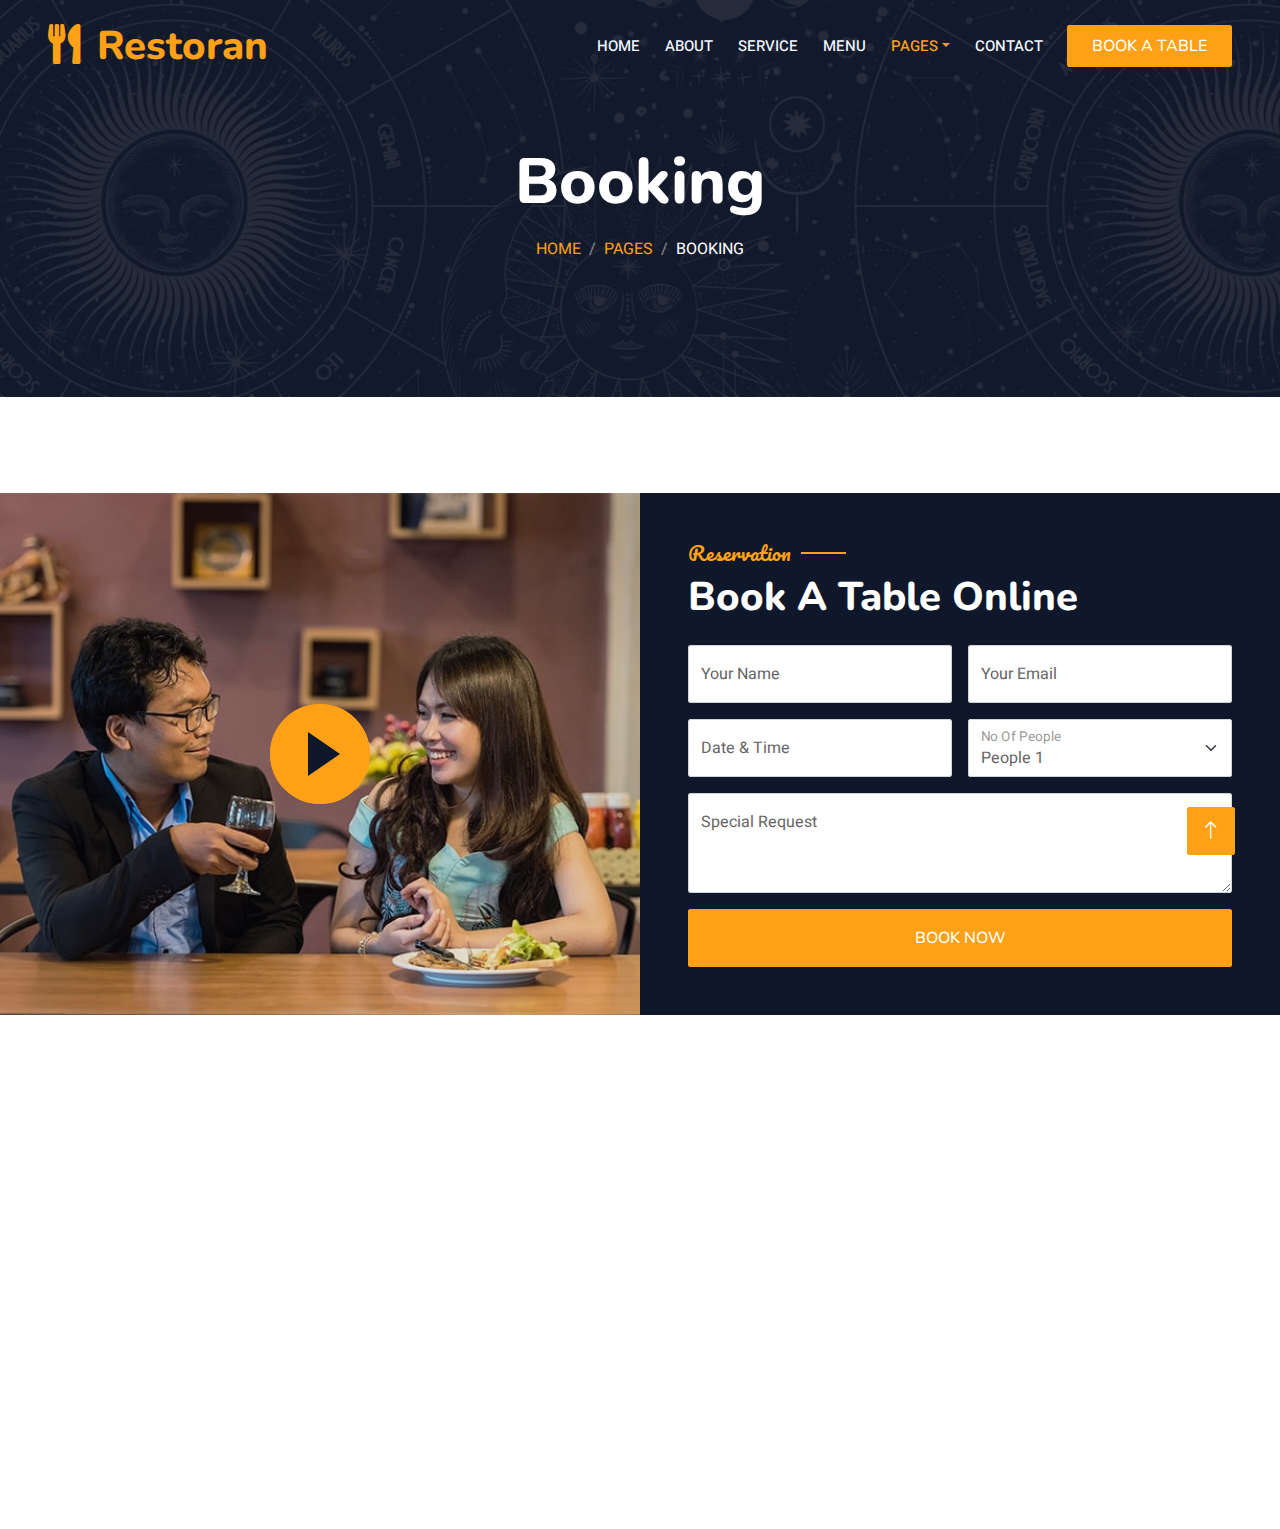
<file: booking.html>
<!DOCTYPE html>
<html lang="en">

<head>
    <meta charset="utf-8">
    <title>Restoran - Bootstrap Restaurant Template</title>
    <meta content="width=device-width, initial-scale=1.0" name="viewport">
    <meta content="" name="keywords">
    <meta content="" name="description">

    <!-- Favicon -->
    <link href="img/favicon.ico" rel="icon">

    <!-- Google Web Fonts -->
    <link rel="preconnect" href="https://fonts.googleapis.com">
    <link rel="preconnect" href="https://fonts.gstatic.com" crossorigin>
    <link href="https://fonts.googleapis.com/css2?family=Heebo:wght@400;500;600&family=Nunito:wght@600;700;800&family=Pacifico&display=swap" rel="stylesheet">

    <!-- Icon Font Stylesheet -->
    <link href="https://cdnjs.cloudflare.com/ajax/libs/font-awesome/5.10.0/css/all.min.css" rel="stylesheet">
    <link href="https://cdn.jsdelivr.net/npm/bootstrap-icons@1.4.1/font/bootstrap-icons.css" rel="stylesheet">

    <!-- Libraries Stylesheet -->
    <link href="lib/animate/animate.min.css" rel="stylesheet">
    <link href="lib/owlcarousel/assets/owl.carousel.min.css" rel="stylesheet">
    <link href="lib/tempusdominus/css/tempusdominus-bootstrap-4.min.css" rel="stylesheet" />

    <!-- Customized Bootstrap Stylesheet -->
    <link href="css/bootstrap.min.css" rel="stylesheet">

    <!-- Template Stylesheet -->
    <link href="css/style.css" rel="stylesheet">
</head>

<body>
    <div class="container-xxl bg-white p-0">
        <!-- Spinner Start -->
        <div id="spinner" class="show bg-white position-fixed translate-middle w-100 vh-100 top-50 start-50 d-flex align-items-center justify-content-center">
            <div class="spinner-border text-primary" style="width: 3rem; height: 3rem;" role="status">
                <span class="sr-only">Loading...</span>
            </div>
        </div>
        <!-- Spinner End -->


        <!-- Navbar & Hero Start -->
        <div class="container-xxl position-relative p-0">
            <nav class="navbar navbar-expand-lg navbar-dark bg-dark px-4 px-lg-5 py-3 py-lg-0">
                <a href="" class="navbar-brand p-0">
                    <h1 class="text-primary m-0"><i class="fa fa-utensils me-3"></i>Restoran</h1>
                    <!-- <img src="img/logo.png" alt="Logo"> -->
                </a>
                <button class="navbar-toggler" type="button" data-bs-toggle="collapse" data-bs-target="#navbarCollapse">
                    <span class="fa fa-bars"></span>
                </button>
                <div class="collapse navbar-collapse" id="navbarCollapse">
                    <div class="navbar-nav ms-auto py-0 pe-4">
                        <a href="index.html" class="nav-item nav-link">Home</a>
                        <a href="about.html" class="nav-item nav-link">About</a>
                        <a href="service.html" class="nav-item nav-link">Service</a>
                        <a href="menu.html" class="nav-item nav-link">Menu</a>
                        <div class="nav-item dropdown">
                            <a href="#" class="nav-link dropdown-toggle active" data-bs-toggle="dropdown">Pages</a>
                            <div class="dropdown-menu m-0">
                                <a href="booking.html" class="dropdown-item active">Booking</a>
                                <a href="team.html" class="dropdown-item">Our Team</a>
                                <a href="testimonial.html" class="dropdown-item">Testimonial</a>
                            </div>
                        </div>
                        <a href="contact.html" class="nav-item nav-link">Contact</a>
                    </div>
                    <a href="" class="btn btn-primary py-2 px-4">Book A Table</a>
                </div>
            </nav>

            <div class="container-xxl py-5 bg-dark hero-header mb-5">
                <div class="container text-center my-5 pt-5 pb-4">
                    <h1 class="display-3 text-white mb-3 animated slideInDown">Booking</h1>
                    <nav aria-label="breadcrumb">
                        <ol class="breadcrumb justify-content-center text-uppercase">
                            <li class="breadcrumb-item"><a href="#">Home</a></li>
                            <li class="breadcrumb-item"><a href="#">Pages</a></li>
                            <li class="breadcrumb-item text-white active" aria-current="page">Booking</li>
                        </ol>
                    </nav>
                </div>
            </div>
        </div>
        <!-- Navbar & Hero End -->


        <!-- Reservation Start -->
        <div class="container-xxl py-5 px-0 wow fadeInUp" data-wow-delay="0.1s">
            <div class="row g-0">
                <div class="col-md-6">
                    <div class="video">
                        <button type="button" class="btn-play" data-bs-toggle="modal" data-src="https://www.youtube.com/embed/DWRcNpR6Kdc" data-bs-target="#videoModal">
                            <span></span>
                        </button>
                    </div>
                </div>
                <div class="col-md-6 bg-dark d-flex align-items-center">
                    <div class="p-5 wow fadeInUp" data-wow-delay="0.2s">
                        <h5 class="section-title ff-secondary text-start text-primary fw-normal">Reservation</h5>
                        <h1 class="text-white mb-4">Book A Table Online</h1>
                        <form>
                            <div class="row g-3">
                                <div class="col-md-6">
                                    <div class="form-floating">
                                        <input type="text" class="form-control" id="name" placeholder="Your Name">
                                        <label for="name">Your Name</label>
                                    </div>
                                </div>
                                <div class="col-md-6">
                                    <div class="form-floating">
                                        <input type="email" class="form-control" id="email" placeholder="Your Email">
                                        <label for="email">Your Email</label>
                                    </div>
                                </div>
                                <div class="col-md-6">
                                    <div class="form-floating date" id="date3" data-target-input="nearest">
                                        <input type="text" class="form-control datetimepicker-input" id="datetime" placeholder="Date & Time" data-target="#date3" data-toggle="datetimepicker" />
                                        <label for="datetime">Date & Time</label>
                                    </div>
                                </div>
                                <div class="col-md-6">
                                    <div class="form-floating">
                                        <select class="form-select" id="select1">
                                          <option value="1">People 1</option>
                                          <option value="2">People 2</option>
                                          <option value="3">People 3</option>
                                        </select>
                                        <label for="select1">No Of People</label>
                                      </div>
                                </div>
                                <div class="col-12">
                                    <div class="form-floating">
                                        <textarea class="form-control" placeholder="Special Request" id="message" style="height: 100px"></textarea>
                                        <label for="message">Special Request</label>
                                    </div>
                                </div>
                                <div class="col-12">
                                    <button class="btn btn-primary w-100 py-3" type="submit">Book Now</button>
                                </div>
                            </div>
                        </form>
                    </div>
                </div>
            </div>
        </div>

        <div class="modal fade" id="videoModal" tabindex="-1" aria-labelledby="exampleModalLabel" aria-hidden="true">
            <div class="modal-dialog">
                <div class="modal-content rounded-0">
                    <div class="modal-header">
                        <h5 class="modal-title" id="exampleModalLabel">Youtube Video</h5>
                        <button type="button" class="btn-close" data-bs-dismiss="modal" aria-label="Close"></button>
                    </div>
                    <div class="modal-body">
                        <!-- 16:9 aspect ratio -->
                        <div class="ratio ratio-16x9">
                            <iframe class="embed-responsive-item" src="" id="video" allowfullscreen allowscriptaccess="always"
                                allow="autoplay"></iframe>
                        </div>
                    </div>
                </div>
            </div>
        </div>
        <!-- Reservation Start -->
        

        <!-- Footer Start -->
        <div class="container-fluid bg-dark text-light footer pt-5 mt-5 wow fadeIn" data-wow-delay="0.1s">
            <div class="container py-5">
                <div class="row g-5">
                    <div class="col-lg-3 col-md-6">
                        <h4 class="section-title ff-secondary text-start text-primary fw-normal mb-4">Company</h4>
                        <a class="btn btn-link" href="">About Us</a>
                        <a class="btn btn-link" href="">Contact Us</a>
                        <a class="btn btn-link" href="">Reservation</a>
                        <a class="btn btn-link" href="">Privacy Policy</a>
                        <a class="btn btn-link" href="">Terms & Condition</a>
                    </div>
                    <div class="col-lg-3 col-md-6">
                        <h4 class="section-title ff-secondary text-start text-primary fw-normal mb-4">Contact</h4>
                        <p class="mb-2"><i class="fa fa-map-marker-alt me-3"></i>123 Street, New York, USA</p>
                        <p class="mb-2"><i class="fa fa-phone-alt me-3"></i>+012 345 67890</p>
                        <p class="mb-2"><i class="fa fa-envelope me-3"></i>info@example.com</p>
                        <div class="d-flex pt-2">
                            <a class="btn btn-outline-light btn-social" href=""><i class="fab fa-twitter"></i></a>
                            <a class="btn btn-outline-light btn-social" href=""><i class="fab fa-facebook-f"></i></a>
                            <a class="btn btn-outline-light btn-social" href=""><i class="fab fa-youtube"></i></a>
                            <a class="btn btn-outline-light btn-social" href=""><i class="fab fa-linkedin-in"></i></a>
                        </div>
                    </div>
                    <div class="col-lg-3 col-md-6">
                        <h4 class="section-title ff-secondary text-start text-primary fw-normal mb-4">Opening</h4>
                        <h5 class="text-light fw-normal">Monday - Saturday</h5>
                        <p>09AM - 09PM</p>
                        <h5 class="text-light fw-normal">Sunday</h5>
                        <p>10AM - 08PM</p>
                    </div>
                    <div class="col-lg-3 col-md-6">
                        <h4 class="section-title ff-secondary text-start text-primary fw-normal mb-4">Newsletter</h4>
                        <p>Dolor amet sit justo amet elitr clita ipsum elitr est.</p>
                        <div class="position-relative mx-auto" style="max-width: 400px;">
                            <input class="form-control border-primary w-100 py-3 ps-4 pe-5" type="text" placeholder="Your email">
                            <button type="button" class="btn btn-primary py-2 position-absolute top-0 end-0 mt-2 me-2">SignUp</button>
                        </div>
                    </div>
                </div>
            </div>
            <div class="container">
                <div class="copyright">
                    <div class="row">
                        <div class="col-md-6 text-center text-md-start mb-3 mb-md-0">
                            &copy; <a class="border-bottom" href="#">Your Site Name</a>, All Right Reserved. 
							
							<!--/*** This template is free as long as you keep the footer author’s credit link/attribution link/backlink. If you'd like to use the template without the footer author’s credit link/attribution link/backlink, you can purchase the Credit Removal License from "https://htmlcodex.com/credit-removal". Thank you for your support. ***/-->
							Designed By <a class="border-bottom" href="https://htmlcodex.com">HTML Codex</a>
                        </div>
                        <div class="col-md-6 text-center text-md-end">
                            <div class="footer-menu">
                                <a href="">Home</a>
                                <a href="">Cookies</a>
                                <a href="">Help</a>
                                <a href="">FQAs</a>
                            </div>
                        </div>
                    </div>
                </div>
            </div>
        </div>
        <!-- Footer End -->


        <!-- Back to Top -->
        <a href="#" class="btn btn-lg btn-primary btn-lg-square back-to-top"><i class="bi bi-arrow-up"></i></a>
    </div>

    <!-- JavaScript Libraries -->
    <script src="https://code.jquery.com/jquery-3.4.1.min.js"></script>
    <script src="https://cdn.jsdelivr.net/npm/bootstrap@5.0.0/dist/js/bootstrap.bundle.min.js"></script>
    <script src="lib/wow/wow.min.js"></script>
    <script src="lib/easing/easing.min.js"></script>
    <script src="lib/waypoints/waypoints.min.js"></script>
    <script src="lib/counterup/counterup.min.js"></script>
    <script src="lib/owlcarousel/owl.carousel.min.js"></script>
    <script src="lib/tempusdominus/js/moment.min.js"></script>
    <script src="lib/tempusdominus/js/moment-timezone.min.js"></script>
    <script src="lib/tempusdominus/js/tempusdominus-bootstrap-4.min.js"></script>

    <!-- Template Javascript -->
    <script src="js/main.js"></script>
</body>

</html>
</file>
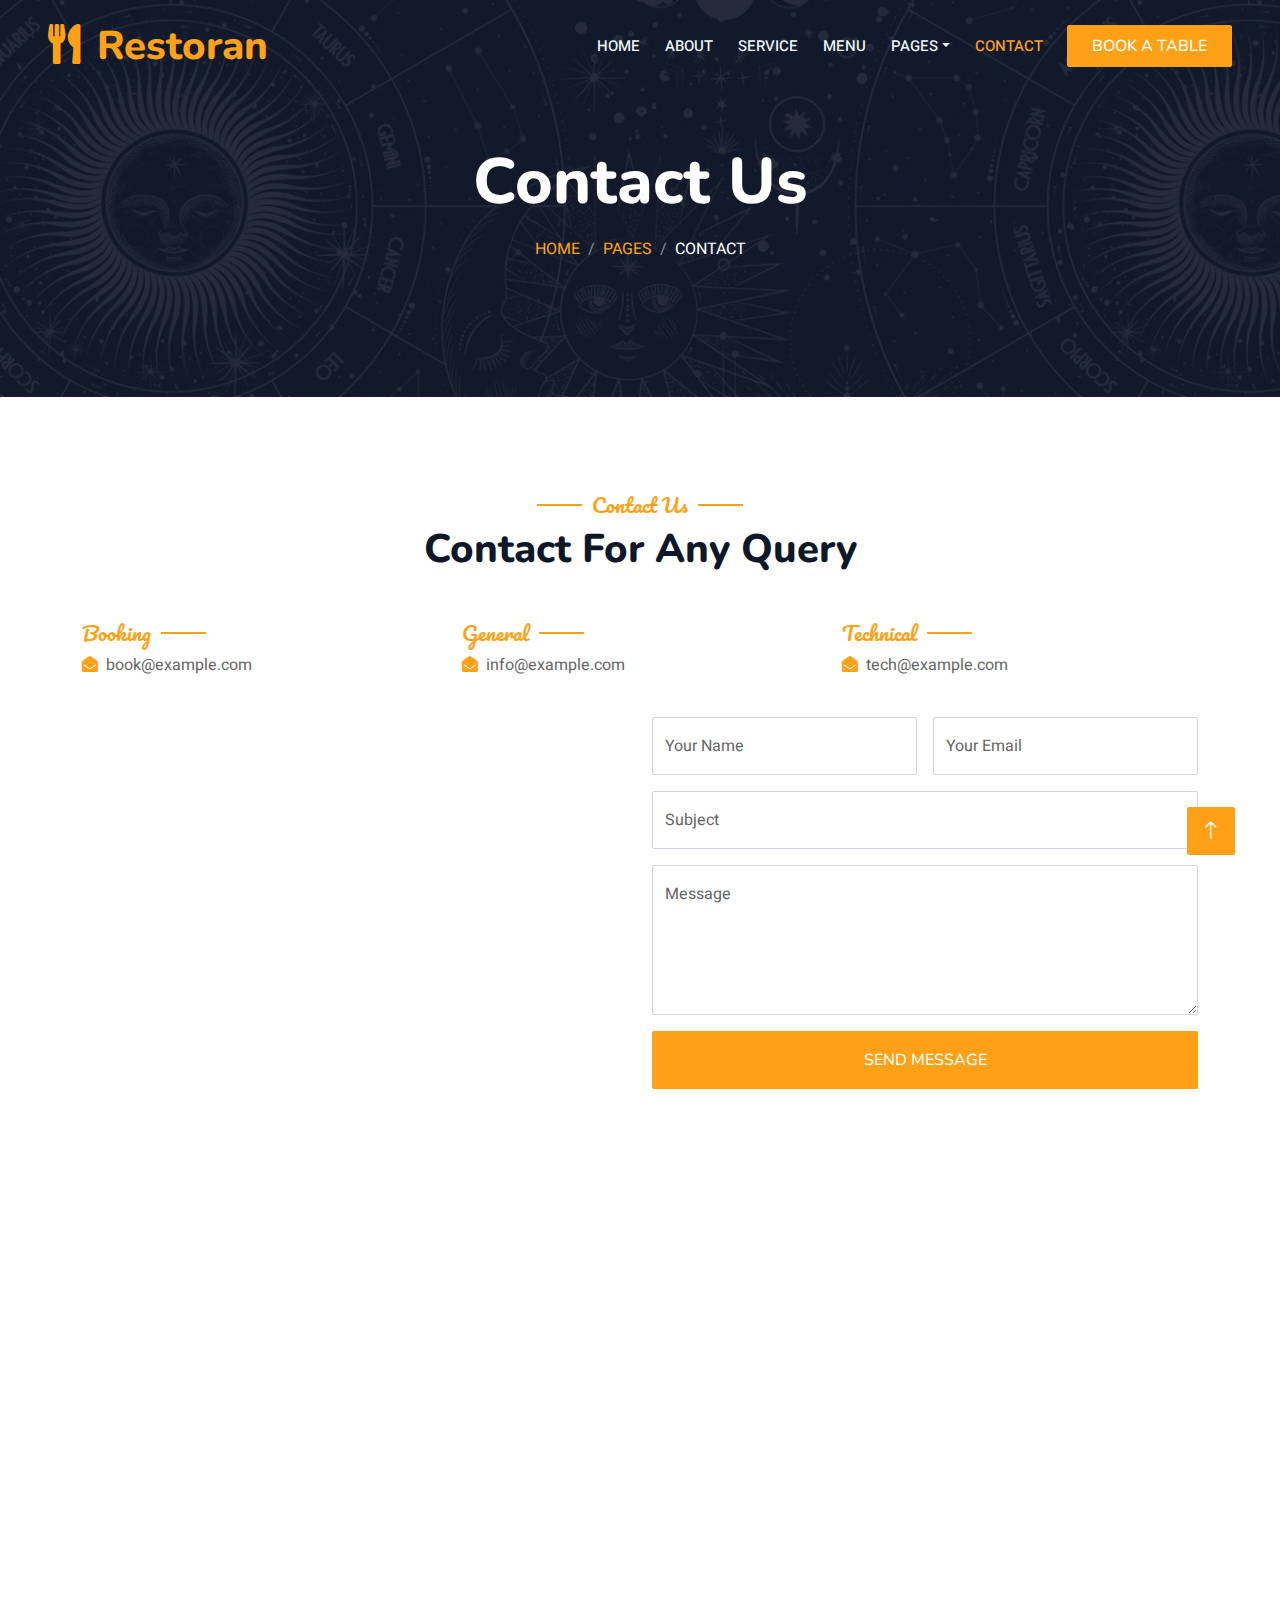
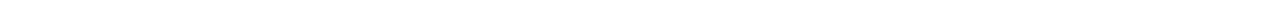
<file: contact.html>
<!DOCTYPE html>
<html lang="en">

<head>
    <meta charset="utf-8">
    <title>Restoran - Bootstrap Restaurant Template</title>
    <meta content="width=device-width, initial-scale=1.0" name="viewport">
    <meta content="" name="keywords">
    <meta content="" name="description">

    <!-- Favicon -->
    <link href="img/favicon.ico" rel="icon">

    <!-- Google Web Fonts -->
    <link rel="preconnect" href="https://fonts.googleapis.com">
    <link rel="preconnect" href="https://fonts.gstatic.com" crossorigin>
    <link href="https://fonts.googleapis.com/css2?family=Heebo:wght@400;500;600&family=Nunito:wght@600;700;800&family=Pacifico&display=swap" rel="stylesheet">

    <!-- Icon Font Stylesheet -->
    <link href="https://cdnjs.cloudflare.com/ajax/libs/font-awesome/5.10.0/css/all.min.css" rel="stylesheet">
    <link href="https://cdn.jsdelivr.net/npm/bootstrap-icons@1.4.1/font/bootstrap-icons.css" rel="stylesheet">

    <!-- Libraries Stylesheet -->
    <link href="lib/animate/animate.min.css" rel="stylesheet">
    <link href="lib/owlcarousel/assets/owl.carousel.min.css" rel="stylesheet">
    <link href="lib/tempusdominus/css/tempusdominus-bootstrap-4.min.css" rel="stylesheet" />

    <!-- Customized Bootstrap Stylesheet -->
    <link href="css/bootstrap.min.css" rel="stylesheet">

    <!-- Template Stylesheet -->
    <link href="css/style.css" rel="stylesheet">
</head>

<body>
    <div class="container-xxl bg-white p-0">
        <!-- Spinner Start -->
        <div id="spinner" class="show bg-white position-fixed translate-middle w-100 vh-100 top-50 start-50 d-flex align-items-center justify-content-center">
            <div class="spinner-border text-primary" style="width: 3rem; height: 3rem;" role="status">
                <span class="sr-only">Loading...</span>
            </div>
        </div>
        <!-- Spinner End -->


        <!-- Navbar & Hero Start -->
        <div class="container-xxl position-relative p-0">
            <nav class="navbar navbar-expand-lg navbar-dark bg-dark px-4 px-lg-5 py-3 py-lg-0">
                <a href="" class="navbar-brand p-0">
                    <h1 class="text-primary m-0"><i class="fa fa-utensils me-3"></i>Restoran</h1>
                    <!-- <img src="img/logo.png" alt="Logo"> -->
                </a>
                <button class="navbar-toggler" type="button" data-bs-toggle="collapse" data-bs-target="#navbarCollapse">
                    <span class="fa fa-bars"></span>
                </button>
                <div class="collapse navbar-collapse" id="navbarCollapse">
                    <div class="navbar-nav ms-auto py-0 pe-4">
                        <a href="index.html" class="nav-item nav-link">Home</a>
                        <a href="about.html" class="nav-item nav-link">About</a>
                        <a href="service.html" class="nav-item nav-link">Service</a>
                        <a href="menu.html" class="nav-item nav-link">Menu</a>
                        <div class="nav-item dropdown">
                            <a href="#" class="nav-link dropdown-toggle" data-bs-toggle="dropdown">Pages</a>
                            <div class="dropdown-menu m-0">
                                <a href="booking.html" class="dropdown-item">Booking</a>
                                <a href="team.html" class="dropdown-item">Our Team</a>
                                <a href="testimonial.html" class="dropdown-item">Testimonial</a>
                            </div>
                        </div>
                        <a href="contact.html" class="nav-item nav-link active">Contact</a>
                    </div>
                    <a href="" class="btn btn-primary py-2 px-4">Book A Table</a>
                </div>
            </nav>

            <div class="container-xxl py-5 bg-dark hero-header mb-5">
                <div class="container text-center my-5 pt-5 pb-4">
                    <h1 class="display-3 text-white mb-3 animated slideInDown">Contact Us</h1>
                    <nav aria-label="breadcrumb">
                        <ol class="breadcrumb justify-content-center text-uppercase">
                            <li class="breadcrumb-item"><a href="#">Home</a></li>
                            <li class="breadcrumb-item"><a href="#">Pages</a></li>
                            <li class="breadcrumb-item text-white active" aria-current="page">Contact</li>
                        </ol>
                    </nav>
                </div>
            </div>
        </div>
        <!-- Navbar & Hero End -->


        <!-- Contact Start -->
        <div class="container-xxl py-5">
            <div class="container">
                <div class="text-center wow fadeInUp" data-wow-delay="0.1s">
                    <h5 class="section-title ff-secondary text-center text-primary fw-normal">Contact Us</h5>
                    <h1 class="mb-5">Contact For Any Query</h1>
                </div>
                <div class="row g-4">
                    <div class="col-12">
                        <div class="row gy-4">
                            <div class="col-md-4">
                                <h5 class="section-title ff-secondary fw-normal text-start text-primary">Booking</h5>
                                <p><i class="fa fa-envelope-open text-primary me-2"></i>book@example.com</p>
                            </div>
                            <div class="col-md-4">
                                <h5 class="section-title ff-secondary fw-normal text-start text-primary">General</h5>
                                <p><i class="fa fa-envelope-open text-primary me-2"></i>info@example.com</p>
                            </div>
                            <div class="col-md-4">
                                <h5 class="section-title ff-secondary fw-normal text-start text-primary">Technical</h5>
                                <p><i class="fa fa-envelope-open text-primary me-2"></i>tech@example.com</p>
                            </div>
                        </div>
                    </div>
                    <div class="col-md-6 wow fadeIn" data-wow-delay="0.1s">
                        <iframe class="position-relative rounded w-100 h-100"
                            src="https://www.google.com/maps/embed?pb=!1m18!1m12!1m3!1d3001156.4288297426!2d-78.01371936852176!3d42.72876761954724!2m3!1f0!2f0!3f0!3m2!1i1024!2i768!4f13.1!3m3!1m2!1s0x4ccc4bf0f123a5a9%3A0xddcfc6c1de189567!2sNew%20York%2C%20USA!5e0!3m2!1sen!2sbd!4v1603794290143!5m2!1sen!2sbd"
                            frameborder="0" style="min-height: 350px; border:0;" allowfullscreen="" aria-hidden="false"
                            tabindex="0"></iframe>
                    </div>
                    <div class="col-md-6">
                        <div class="wow fadeInUp" data-wow-delay="0.2s">
                            <form>
                                <div class="row g-3">
                                    <div class="col-md-6">
                                        <div class="form-floating">
                                            <input type="text" class="form-control" id="name" placeholder="Your Name">
                                            <label for="name">Your Name</label>
                                        </div>
                                    </div>
                                    <div class="col-md-6">
                                        <div class="form-floating">
                                            <input type="email" class="form-control" id="email" placeholder="Your Email">
                                            <label for="email">Your Email</label>
                                        </div>
                                    </div>
                                    <div class="col-12">
                                        <div class="form-floating">
                                            <input type="text" class="form-control" id="subject" placeholder="Subject">
                                            <label for="subject">Subject</label>
                                        </div>
                                    </div>
                                    <div class="col-12">
                                        <div class="form-floating">
                                            <textarea class="form-control" placeholder="Leave a message here" id="message" style="height: 150px"></textarea>
                                            <label for="message">Message</label>
                                        </div>
                                    </div>
                                    <div class="col-12">
                                        <button class="btn btn-primary w-100 py-3" type="submit">Send Message</button>
                                    </div>
                                </div>
                            </form>
                        </div>
                    </div>
                </div>
            </div>
        </div>
        <!-- Contact End -->


        <!-- Footer Start -->
        <div class="container-fluid bg-dark text-light footer pt-5 mt-5 wow fadeIn" data-wow-delay="0.1s">
            <div class="container py-5">
                <div class="row g-5">
                    <div class="col-lg-3 col-md-6">
                        <h4 class="section-title ff-secondary text-start text-primary fw-normal mb-4">Company</h4>
                        <a class="btn btn-link" href="">About Us</a>
                        <a class="btn btn-link" href="">Contact Us</a>
                        <a class="btn btn-link" href="">Reservation</a>
                        <a class="btn btn-link" href="">Privacy Policy</a>
                        <a class="btn btn-link" href="">Terms & Condition</a>
                    </div>
                    <div class="col-lg-3 col-md-6">
                        <h4 class="section-title ff-secondary text-start text-primary fw-normal mb-4">Contact</h4>
                        <p class="mb-2"><i class="fa fa-map-marker-alt me-3"></i>123 Street, New York, USA</p>
                        <p class="mb-2"><i class="fa fa-phone-alt me-3"></i>+012 345 67890</p>
                        <p class="mb-2"><i class="fa fa-envelope me-3"></i>info@example.com</p>
                        <div class="d-flex pt-2">
                            <a class="btn btn-outline-light btn-social" href=""><i class="fab fa-twitter"></i></a>
                            <a class="btn btn-outline-light btn-social" href=""><i class="fab fa-facebook-f"></i></a>
                            <a class="btn btn-outline-light btn-social" href=""><i class="fab fa-youtube"></i></a>
                            <a class="btn btn-outline-light btn-social" href=""><i class="fab fa-linkedin-in"></i></a>
                        </div>
                    </div>
                    <div class="col-lg-3 col-md-6">
                        <h4 class="section-title ff-secondary text-start text-primary fw-normal mb-4">Opening</h4>
                        <h5 class="text-light fw-normal">Monday - Saturday</h5>
                        <p>09AM - 09PM</p>
                        <h5 class="text-light fw-normal">Sunday</h5>
                        <p>10AM - 08PM</p>
                    </div>
                    <div class="col-lg-3 col-md-6">
                        <h4 class="section-title ff-secondary text-start text-primary fw-normal mb-4">Newsletter</h4>
                        <p>Dolor amet sit justo amet elitr clita ipsum elitr est.</p>
                        <div class="position-relative mx-auto" style="max-width: 400px;">
                            <input class="form-control border-primary w-100 py-3 ps-4 pe-5" type="text" placeholder="Your email">
                            <button type="button" class="btn btn-primary py-2 position-absolute top-0 end-0 mt-2 me-2">SignUp</button>
                        </div>
                    </div>
                </div>
            </div>
            <div class="container">
                <div class="copyright">
                    <div class="row">
                        <div class="col-md-6 text-center text-md-start mb-3 mb-md-0">
                            &copy; <a class="border-bottom" href="#">Your Site Name</a>, All Right Reserved. 
							
							<!--/*** This template is free as long as you keep the footer author’s credit link/attribution link/backlink. If you'd like to use the template without the footer author’s credit link/attribution link/backlink, you can purchase the Credit Removal License from "https://htmlcodex.com/credit-removal". Thank you for your support. ***/-->
							Designed By <a class="border-bottom" href="https://htmlcodex.com">HTML Codex</a>
                        </div>
                        <div class="col-md-6 text-center text-md-end">
                            <div class="footer-menu">
                                <a href="">Home</a>
                                <a href="">Cookies</a>
                                <a href="">Help</a>
                                <a href="">FQAs</a>
                            </div>
                        </div>
                    </div>
                </div>
            </div>
        </div>
        <!-- Footer End -->


        <!-- Back to Top -->
        <a href="#" class="btn btn-lg btn-primary btn-lg-square back-to-top"><i class="bi bi-arrow-up"></i></a>
    </div>

    <!-- JavaScript Libraries -->
    <script src="https://code.jquery.com/jquery-3.4.1.min.js"></script>
    <script src="https://cdn.jsdelivr.net/npm/bootstrap@5.0.0/dist/js/bootstrap.bundle.min.js"></script>
    <script src="lib/wow/wow.min.js"></script>
    <script src="lib/easing/easing.min.js"></script>
    <script src="lib/waypoints/waypoints.min.js"></script>
    <script src="lib/counterup/counterup.min.js"></script>
    <script src="lib/owlcarousel/owl.carousel.min.js"></script>
    <script src="lib/tempusdominus/js/moment.min.js"></script>
    <script src="lib/tempusdominus/js/moment-timezone.min.js"></script>
    <script src="lib/tempusdominus/js/tempusdominus-bootstrap-4.min.js"></script>

    <!-- Template Javascript -->
    <script src="js/main.js"></script>
</body>

</html>
</file>
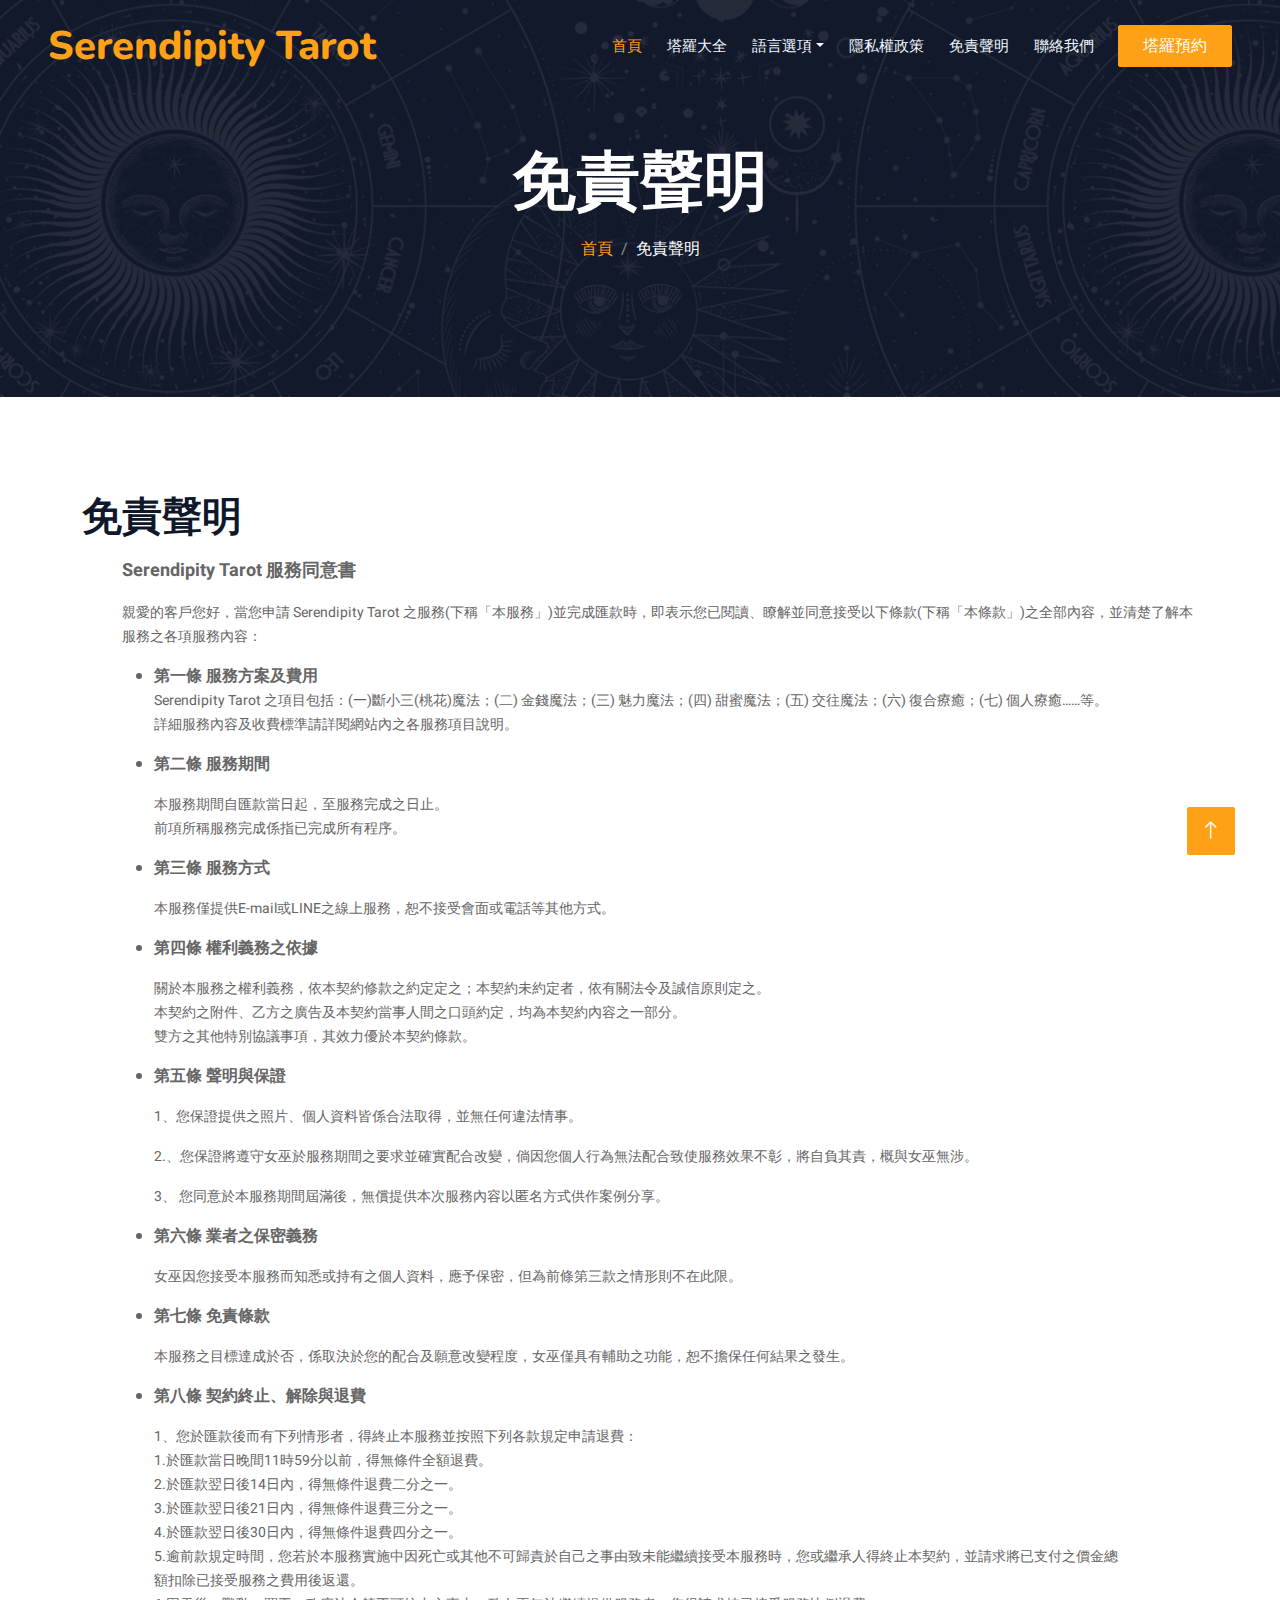
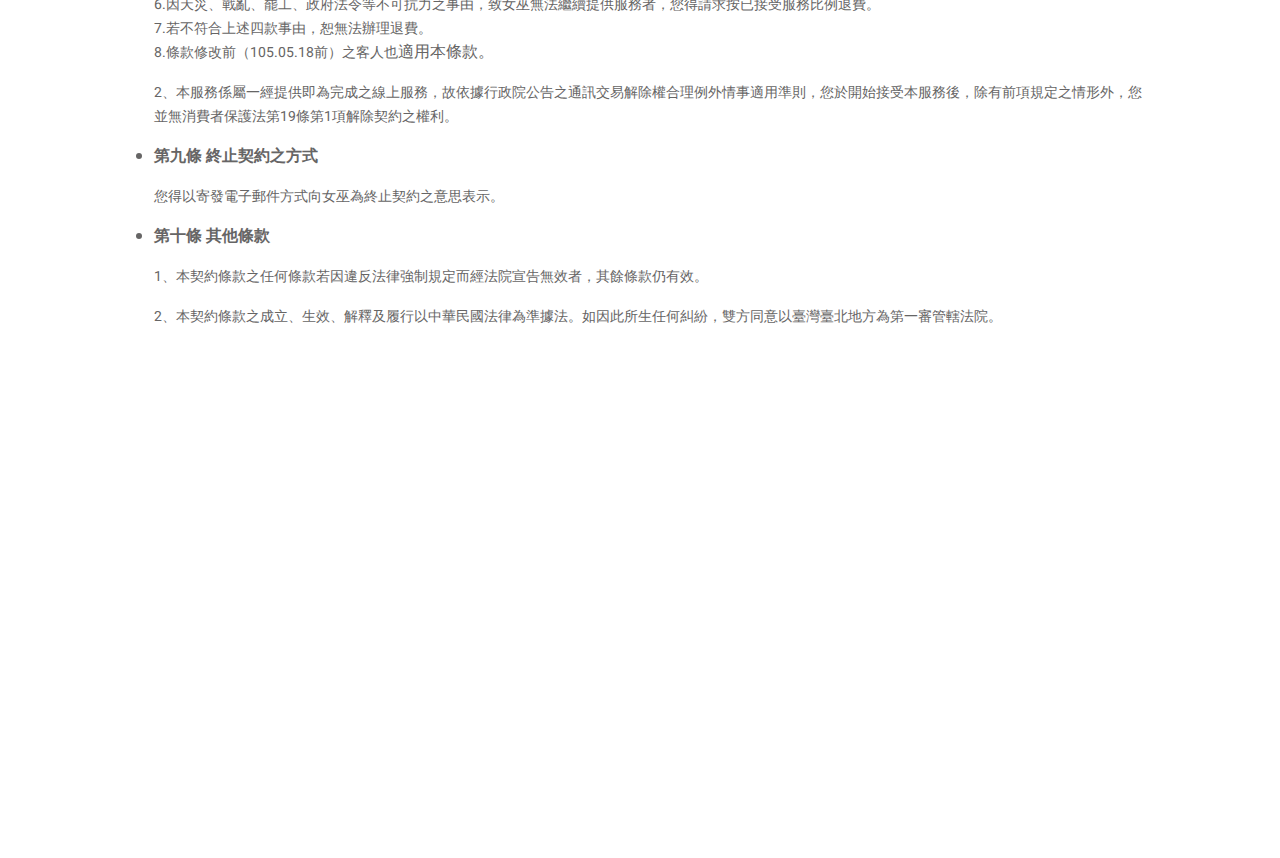
<file: disclaimer.html>
<!DOCTYPE html>
<html lang="en">

<head>
    <meta charset="utf-8">
    <title>Serendipity Tarot</title>
    <meta content="width=device-width, initial-scale=1.0" name="viewport">
    <meta content="" name="keywords">
    <meta content="" name="description">

    <!-- Favicon -->
    <link href="img/favicon.ico" rel="icon">

    <!-- Google Web Fonts -->
    <link rel="preconnect" href="https://fonts.googleapis.com">
    <link rel="preconnect" href="https://fonts.gstatic.com" crossorigin>
    <link href="https://fonts.googleapis.com/css2?family=Heebo:wght@400;500;600&family=Nunito:wght@600;700;800&family=Pacifico&display=swap" rel="stylesheet">

    <!-- Icon Font Stylesheet -->
    <link href="https://cdnjs.cloudflare.com/ajax/libs/font-awesome/5.10.0/css/all.min.css" rel="stylesheet">
    <link href="https://cdn.jsdelivr.net/npm/bootstrap-icons@1.4.1/font/bootstrap-icons.css" rel="stylesheet">

    <!-- Libraries Stylesheet -->
    <link href="lib/animate/animate.min.css" rel="stylesheet">
    <link href="lib/owlcarousel/assets/owl.carousel.min.css" rel="stylesheet">
    <link href="lib/tempusdominus/css/tempusdominus-bootstrap-4.min.css" rel="stylesheet" />

    <!-- Customized Bootstrap Stylesheet -->
    <link href="css/bootstrap.min.css" rel="stylesheet">

    <!-- Template Stylesheet -->
    <link href="css/style.css" rel="stylesheet">
</head>

<body>
    <div class="container-xxl bg-white p-0">
        <!-- Spinner Start -->
        <div id="spinner" class="show bg-white position-fixed translate-middle w-100 vh-100 top-50 start-50 d-flex align-items-center justify-content-center">
            <div class="spinner-border text-primary" style="width: 3rem; height: 3rem;" role="status">
                <span class="sr-only">Loading...</span>
            </div>
        </div>
        <!-- Spinner End -->


        <!-- Navbar & Hero Start -->
        <div class="container-xxl position-relative p-0">
            <nav class="navbar navbar-expand-lg navbar-dark bg-dark px-4 px-lg-5 py-3 py-lg-0">
                <a href="" class="navbar-brand p-0">
                    <h1 class="text-primary m-0">Serendipity Tarot</h1>
                    <!-- <img src="img/logo.png" alt="Logo"> -->
                </a>
                <button class="navbar-toggler" type="button" data-bs-toggle="collapse" data-bs-target="#navbarCollapse">
                    <span class="fa fa-bars"></span>
                </button>
                <div class="collapse navbar-collapse" id="navbarCollapse">
                    <div class="navbar-nav ms-auto py-0 pe-4">
                        <a href="index.html" class="nav-item nav-link active">首頁</a>
                        <a href="about.html" class="nav-item nav-link">塔羅大全</a>
                        <!--<a href="service.html" class="nav-item nav-link">Service</a>
                        <a href="menu.html" class="nav-item nav-link">Menu</a>-->
                        <div class="nav-item dropdown">
                            <a href="#" class="nav-link dropdown-toggle" data-bs-toggle="dropdown">語言選項</a>
                            <div class="dropdown-menu m-0">
                                <a href="booking.html" class="dropdown-item">中文</a>
                                <a href="team.html" class="dropdown-item">English</a>
                            </div>
                        </div>
                        <a href="contact.html" class="nav-item nav-link">隱私權政策</a>
                        <a href="disclaimer.html" class="nav-item nav-link">免責聲明</a>
                        <a href="contact.html" class="nav-item nav-link">聯絡我們</a>
                    </div>
                    <a href="" class="btn btn-primary py-2 px-4">塔羅預約</a>
                </div>
            </nav>

            <div class="container-xxl py-5 bg-dark hero-header mb-5">
                <div class="container text-center my-5 pt-5 pb-4">
                    <h1 class="display-3 text-white mb-3 animated slideInDown">免責聲明</h1>
                    <nav aria-label="breadcrumb">
                        <ol class="breadcrumb justify-content-center text-uppercase">
                            <li class="breadcrumb-item"><a href="index.html">首頁</a></li>
                            <li class="breadcrumb-item text-white active" aria-current="page">免責聲明</li>
                        </ol>
                    </nav>
                </div>
            </div>
        </div>
        <!-- Navbar & Hero End -->


        <!-- About Start -->
        <div class="container-xxl py-5">
            <div class="container">
                <h1 class="page-title2">免責聲明</h1>
                <p><p style="margin-left:40px"><strong><span style="font-size:18px">Serendipity Tarot 服務同意書</span></strong></p>
                <p style="margin-left:40px"><span style="font-size:14px">親愛的客戶您好，當您申請 Serendipity Tarot 之服務(下稱「本服務」)並完成匯款時，即表示您已閱讀、瞭解並同意接受以下條款(下稱「本條款」)之全部內容，並清楚了解本服務之各項服務內容：</span><br />
                </p>
                <ul style="margin-left:40px">
                    <li><span style="font-size:16px"><strong>第一條 服務方案及費用</strong></span>
                
                    <p><span style="font-size:14px"> Serendipity Tarot 之項目包括：(一)斷小三(桃花)魔法；(二) 金錢魔法；(三) 魅力魔法；(四) 甜蜜魔法；(五) 交往魔法；(六) 復合療癒；(七) 個人療癒……等。<br />
                    詳細服務內容及收費標準請詳閱網站內之各服務項目說明。</span><br />
                     </p>
                    </li>
                    <li>
                    <p><span style="font-size:16px"><strong>第二條 服務期間</strong></span></p>
                
                    <p><span style="font-size:14px">本服務期間自匯款當日起，至服務完成之日止。</span><br />
                    <span style="font-size:14px">前項所稱服務完成係指已完成所有程序。</span><br />
                     </p>
                    </li>
                    <li>
                    <p><span style="font-size:16px"><strong>第三條 服務方式</strong></span></p>
                
                    <p><span style="font-size:14px">本服務僅提供E-mail或LINE之線上服務，恕不接受會面或電話等其他方式。</span><br />
                     </p>
                    </li>
                    <li>
                    <p><span style="font-size:16px"><strong>第四條 權利義務之依據</strong></span></p>
                
                    <p><span style="font-size:14px">關於本服務之權利義務，依本契約修款之約定定之；本契約未約定者，依有關法令及誠信原則定之。</span><br />
                    <span style="font-size:14px">本契約之附件、乙方之廣告及本契約當事人間之口頭約定，均為本契約內容之一部分。</span><br />
                    <span style="font-size:14px">雙方之其他特別協議事項，其效力優於本契約條款。</span><br />
                     </p>
                    </li>
                    <li>
                    <p><span style="font-size:16px"><strong>第五條 聲明與保證</strong></span></p>
                
                    <p><span style="font-size:14px">1、您保證提供之照片、個人資料皆係合法取得，並無任何違法情事。</span></p>
                
                    <p><span style="font-size:14px">2.、您保證將遵守女巫於服務期間之要求並確實配合改變，倘因您個人行為無法配合致使服務效果不彰，將自負其責，概與女巫無涉。</span></p>
                
                    <p><span style="font-size:14px">3、 您同意於本服務期間屆滿後，無償提供本次服務內容以匿名方式供作案例分享。</span><br />
                     </p>
                    </li>
                    <li>
                    <p><span style="font-size:16px"><strong>第六條 業者之保密義務</strong></span></p>
                
                    <p><span style="font-size:14px">女巫因您接受本服務而知悉或持有之個人資料，應予保密，但為前條第三款之情形則不在此限。</span><br />
                     </p>
                    </li>
                    <li>
                    <p><span style="font-size:16px"><strong>第七條 免責條款</strong></span></p>
                
                    <p><span style="font-size:14px">本服務之目標達成於否，係取決於您的配合及願意改變程度，女巫僅具有輔助之功能，恕不擔保任何結果之發生。</span><br />
                     </p>
                    </li>
                    <li>
                    <p><span style="font-size:16px"><strong>第八條 契約終止、解除與退費</strong></span></p>
                
                    <p><span style="font-size:14px">1、您於匯款後而有下列情形者，得終止本服務並按照下列各款規定申請退費：<br />
                          1.於匯款當日晚間11時59分以前，得無條件全額退費。<br />
                          2.於匯款翌日後14日內，得無條件退費二分之一。<br />
                          3.於匯款翌日後21日內，得無條件退費三分之一。</span><br />
                    <span style="font-size:14px">      4.於匯款翌日後30日內，得無條件退費四分之一。<br />
                          5.逾前款規定時間，您若於本服務實施中因死亡或其他不可歸責於自己之事由致未能繼續接受本服務時，您或繼承人得終止本契約，並請求將已支付之價金總<br />
                             額扣除已接受服務之費用後返還。<br />
                          6.因天災、戰亂、罷工、政府法令等不可抗力之事由，致女巫無法繼續提供服務者，您得請求按已接受服務比例退費。<br />
                          7.若不符合上述四款事由，恕無法辦理退費。<br />
                          8.條款修改前（105.05.18前）之客人也</span>適用本條款。</p>
                
                    <p><span style="font-size:14px">2、本服務係屬一經提供即為完成之線上服務，故依據行政院公告之通訊交易解除權合理例外情事適用準則，您於開始接受本服務後，除有前項規定之情形外，您<br />
                          並無消費者保護法第19條第1項解除契約之權利。</span><br />
                     </p>
                    </li>
                    <li>
                    <p><span style="font-size:16px"><strong>第九條 終止契約之方式</strong></span></p>
                
                    <p><span style="font-size:14px">您得以寄發電子郵件方式向女巫為終止契約之意思表示。</span><br />
                     </p>
                    </li>
                    <li>
                    <p><span style="font-size:16px"><strong>第十條 其他條款</strong></span></p>
                
                    <p><span style="font-size:14px">1、本契約條款之任何條款若因違反法律強制規定而經法院宣告無效者，其餘條款仍有效。</span></p>
                
                    <p><span style="font-size:14px">2、本契約條款之成立、生效、解釋及履行以中華民國法律為準據法。如因此所生任何糾紛，雙方同意以臺灣臺北地方為第一審管轄法院。</span></p>
                    </li>
                </ul>
            </div>
        </div>
        

        <!-- Footer Start -->
        <div class="container-fluid bg-dark text-light footer pt-5 mt-5 wow fadeIn" data-wow-delay="0.1s">
            <div class="container py-5">
                <div class="row g-5">
                    <div class="col-lg-3 col-md-6">
                        <h4 class="section-title ff-secondary text-start text-primary fw-normal mb-4">Serendipity Tarot</h4>
                        <a class="btn btn-link" href="">塔羅大全</a>
                        <a class="btn btn-link" href="">Contact Us</a>
                        <a class="btn btn-link" href="">Reservation</a>
                        <a class="btn btn-link" href="">Privacy Policy</a>
                        <a class="btn btn-link" href="">Terms & Condition</a>
                    </div>
                    <div class="col-lg-3 col-md-6">
                        <h4 class="section-title ff-secondary text-start text-primary fw-normal mb-4">Contact</h4>
                        <p class="mb-2"><i class="fa fa-map-marker-alt me-3"></i>123 Street, New York, USA</p>
                        <p class="mb-2"><i class="fa fa-phone-alt me-3"></i>+012 345 67890</p>
                        <p class="mb-2"><i class="fa fa-envelope me-3"></i>info@example.com</p>
                        <div class="d-flex pt-2">
                            <a class="btn btn-outline-light btn-social" href=""><i class="fab fa-twitter"></i></a>
                            <a class="btn btn-outline-light btn-social" href=""><i class="fab fa-facebook-f"></i></a>
                            <a class="btn btn-outline-light btn-social" href=""><i class="fab fa-youtube"></i></a>
                            <a class="btn btn-outline-light btn-social" href=""><i class="fab fa-linkedin-in"></i></a>
                        </div>
                    </div>
                    <div class="col-lg-3 col-md-6">
                        <h4 class="section-title ff-secondary text-start text-primary fw-normal mb-4">Opening</h4>
                        <h5 class="text-light fw-normal">Monday - Saturday</h5>
                        <p>09AM - 09PM</p>
                        <h5 class="text-light fw-normal">Sunday</h5>
                        <p>10AM - 08PM</p>
                    </div>
                    <div class="col-lg-3 col-md-6">
                        <h4 class="section-title ff-secondary text-start text-primary fw-normal mb-4">Newsletter</h4>
                        <p>Dolor amet sit justo amet elitr clita ipsum elitr est.</p>
                        <div class="position-relative mx-auto" style="max-width: 400px;">
                            <input class="form-control border-primary w-100 py-3 ps-4 pe-5" type="text" placeholder="Your email">
                            <button type="button" class="btn btn-primary py-2 position-absolute top-0 end-0 mt-2 me-2">SignUp</button>
                        </div>
                    </div>
                </div>
            </div>
            <div class="container">
                <div class="copyright">
                    <div class="row">
                        <div class="col-md-6 text-center text-md-start mb-3 mb-md-0">
                            &copy; <a class="border-bottom" href="#">Your Site Name</a>, All Right Reserved. 
							
							<!--/*** This template is free as long as you keep the footer author’s credit link/attribution link/backlink. If you'd like to use the template without the footer author’s credit link/attribution link/backlink, you can purchase the Credit Removal License from "https://htmlcodex.com/credit-removal". Thank you for your support. ***/-->
							Designed By <a class="border-bottom" href="https://htmlcodex.com">HTML Codex</a>
                        </div>
                        <div class="col-md-6 text-center text-md-end">
                            <div class="footer-menu">
                                <a href="">Home</a>
                                <a href="">Cookies</a>
                                <a href="">Help</a>
                                <a href="">FQAs</a>
                            </div>
                        </div>
                    </div>
                </div>
            </div>
        </div>
        <!-- Footer End -->


        <!-- Back to Top -->
        <a href="#" class="btn btn-lg btn-primary btn-lg-square back-to-top"><i class="bi bi-arrow-up"></i></a>
    </div>

    <!-- JavaScript Libraries -->
    <script src="https://code.jquery.com/jquery-3.4.1.min.js"></script>
    <script src="https://cdn.jsdelivr.net/npm/bootstrap@5.0.0/dist/js/bootstrap.bundle.min.js"></script>
    <script src="lib/wow/wow.min.js"></script>
    <script src="lib/easing/easing.min.js"></script>
    <script src="lib/waypoints/waypoints.min.js"></script>
    <script src="lib/counterup/counterup.min.js"></script>
    <script src="lib/owlcarousel/owl.carousel.min.js"></script>
    <script src="lib/tempusdominus/js/moment.min.js"></script>
    <script src="lib/tempusdominus/js/moment-timezone.min.js"></script>
    <script src="lib/tempusdominus/js/tempusdominus-bootstrap-4.min.js"></script>

    <!-- Template Javascript -->
    <script src="js/main.js"></script>
</body>

</html>
</file>
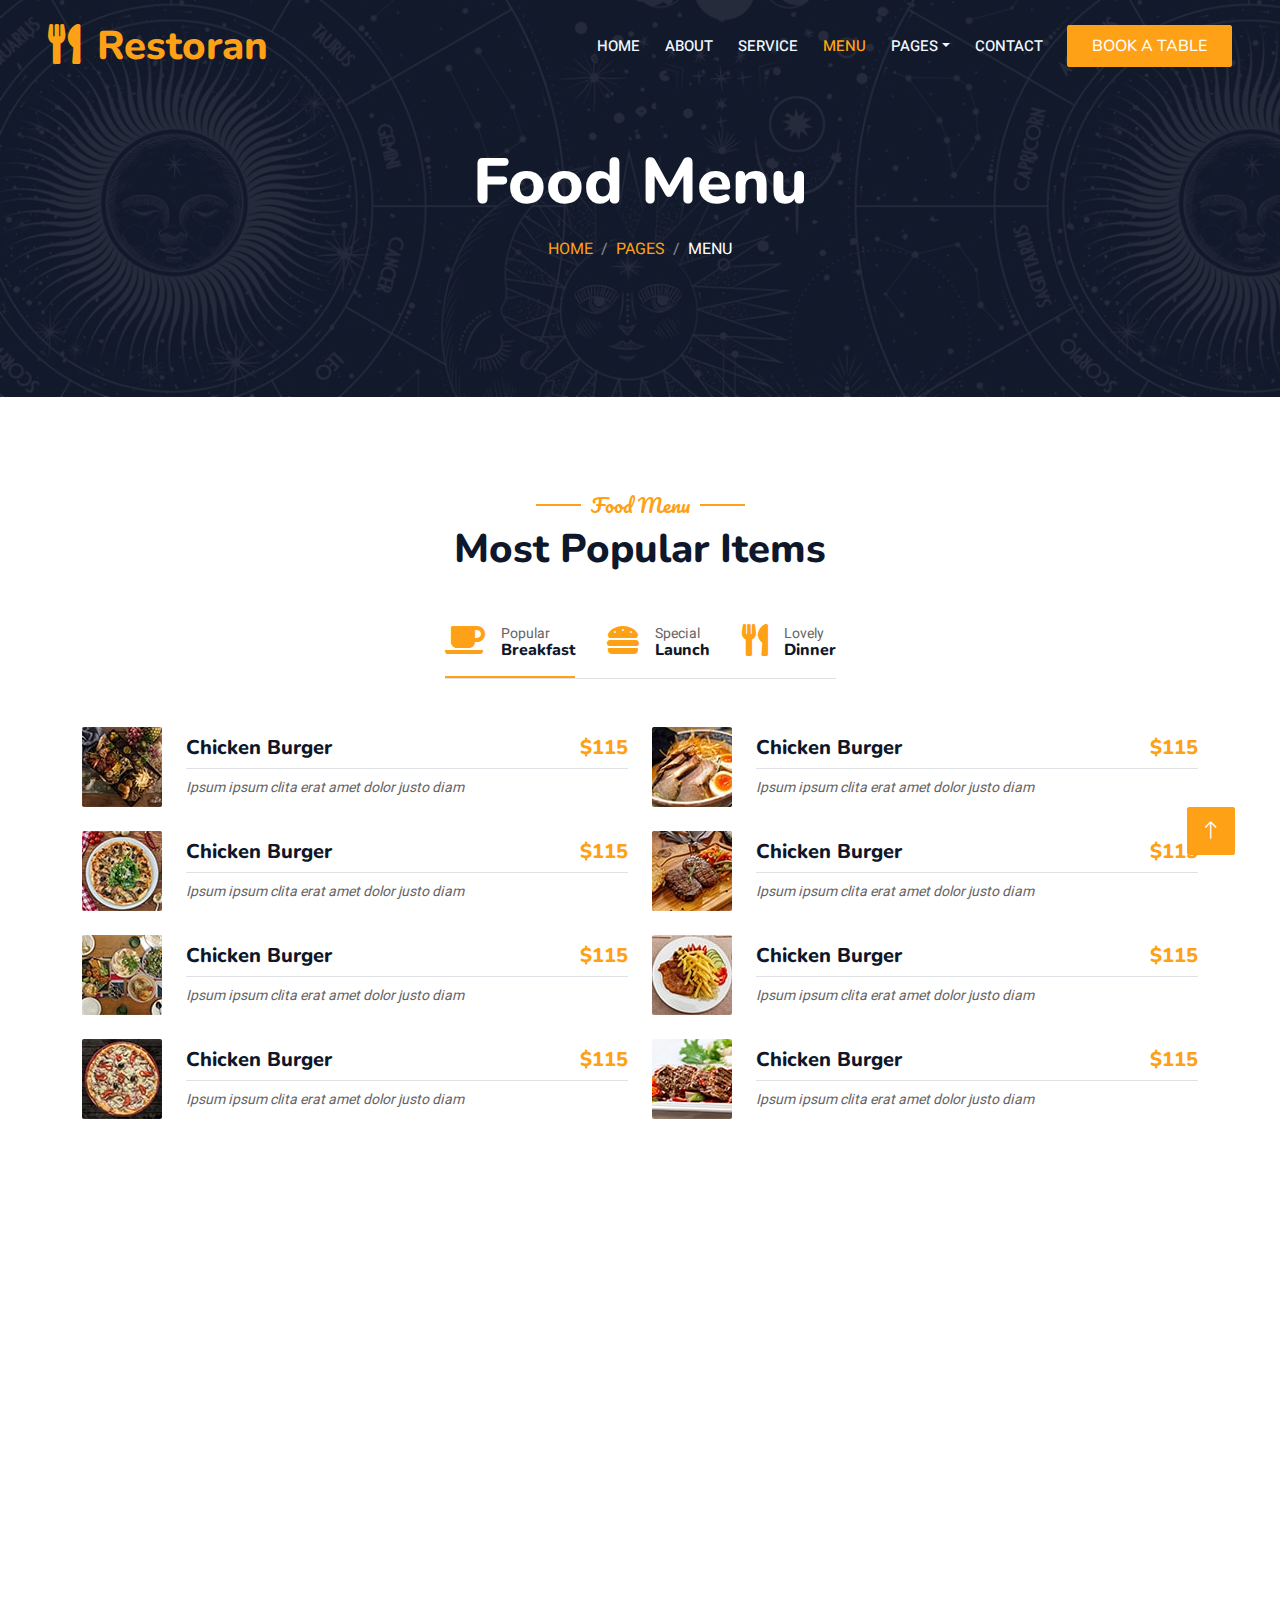
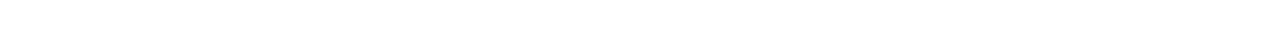
<file: menu.html>
<!DOCTYPE html>
<html lang="en">

<head>
    <meta charset="utf-8">
    <title>Restoran - Bootstrap Restaurant Template</title>
    <meta content="width=device-width, initial-scale=1.0" name="viewport">
    <meta content="" name="keywords">
    <meta content="" name="description">

    <!-- Favicon -->
    <link href="img/favicon.ico" rel="icon">

    <!-- Google Web Fonts -->
    <link rel="preconnect" href="https://fonts.googleapis.com">
    <link rel="preconnect" href="https://fonts.gstatic.com" crossorigin>
    <link href="https://fonts.googleapis.com/css2?family=Heebo:wght@400;500;600&family=Nunito:wght@600;700;800&family=Pacifico&display=swap" rel="stylesheet">

    <!-- Icon Font Stylesheet -->
    <link href="https://cdnjs.cloudflare.com/ajax/libs/font-awesome/5.10.0/css/all.min.css" rel="stylesheet">
    <link href="https://cdn.jsdelivr.net/npm/bootstrap-icons@1.4.1/font/bootstrap-icons.css" rel="stylesheet">

    <!-- Libraries Stylesheet -->
    <link href="lib/animate/animate.min.css" rel="stylesheet">
    <link href="lib/owlcarousel/assets/owl.carousel.min.css" rel="stylesheet">
    <link href="lib/tempusdominus/css/tempusdominus-bootstrap-4.min.css" rel="stylesheet" />

    <!-- Customized Bootstrap Stylesheet -->
    <link href="css/bootstrap.min.css" rel="stylesheet">

    <!-- Template Stylesheet -->
    <link href="css/style.css" rel="stylesheet">
</head>

<body>
    <div class="container-xxl bg-white p-0">
        <!-- Spinner Start -->
        <div id="spinner" class="show bg-white position-fixed translate-middle w-100 vh-100 top-50 start-50 d-flex align-items-center justify-content-center">
            <div class="spinner-border text-primary" style="width: 3rem; height: 3rem;" role="status">
                <span class="sr-only">Loading...</span>
            </div>
        </div>
        <!-- Spinner End -->


        <!-- Navbar & Hero Start -->
        <div class="container-xxl position-relative p-0">
            <nav class="navbar navbar-expand-lg navbar-dark bg-dark px-4 px-lg-5 py-3 py-lg-0">
                <a href="" class="navbar-brand p-0">
                    <h1 class="text-primary m-0"><i class="fa fa-utensils me-3"></i>Restoran</h1>
                    <!-- <img src="img/logo.png" alt="Logo"> -->
                </a>
                <button class="navbar-toggler" type="button" data-bs-toggle="collapse" data-bs-target="#navbarCollapse">
                    <span class="fa fa-bars"></span>
                </button>
                <div class="collapse navbar-collapse" id="navbarCollapse">
                    <div class="navbar-nav ms-auto py-0 pe-4">
                        <a href="index.html" class="nav-item nav-link">Home</a>
                        <a href="about.html" class="nav-item nav-link">About</a>
                        <a href="service.html" class="nav-item nav-link">Service</a>
                        <a href="menu.html" class="nav-item nav-link active">Menu</a>
                        <div class="nav-item dropdown">
                            <a href="#" class="nav-link dropdown-toggle" data-bs-toggle="dropdown">Pages</a>
                            <div class="dropdown-menu m-0">
                                <a href="booking.html" class="dropdown-item">Booking</a>
                                <a href="team.html" class="dropdown-item">Our Team</a>
                                <a href="testimonial.html" class="dropdown-item">Testimonial</a>
                            </div>
                        </div>
                        <a href="contact.html" class="nav-item nav-link">Contact</a>
                    </div>
                    <a href="" class="btn btn-primary py-2 px-4">Book A Table</a>
                </div>
            </nav>

            <div class="container-xxl py-5 bg-dark hero-header mb-5">
                <div class="container text-center my-5 pt-5 pb-4">
                    <h1 class="display-3 text-white mb-3 animated slideInDown">Food Menu</h1>
                    <nav aria-label="breadcrumb">
                        <ol class="breadcrumb justify-content-center text-uppercase">
                            <li class="breadcrumb-item"><a href="#">Home</a></li>
                            <li class="breadcrumb-item"><a href="#">Pages</a></li>
                            <li class="breadcrumb-item text-white active" aria-current="page">Menu</li>
                        </ol>
                    </nav>
                </div>
            </div>
        </div>
        <!-- Navbar & Hero End -->


        <!-- Menu Start -->
        <div class="container-xxl py-5">
            <div class="container">
                <div class="text-center wow fadeInUp" data-wow-delay="0.1s">
                    <h5 class="section-title ff-secondary text-center text-primary fw-normal">Food Menu</h5>
                    <h1 class="mb-5">Most Popular Items</h1>
                </div>
                <div class="tab-class text-center wow fadeInUp" data-wow-delay="0.1s">
                    <ul class="nav nav-pills d-inline-flex justify-content-center border-bottom mb-5">
                        <li class="nav-item">
                            <a class="d-flex align-items-center text-start mx-3 ms-0 pb-3 active" data-bs-toggle="pill" href="#tab-1">
                                <i class="fa fa-coffee fa-2x text-primary"></i>
                                <div class="ps-3">
                                    <small class="text-body">Popular</small>
                                    <h6 class="mt-n1 mb-0">Breakfast</h6>
                                </div>
                            </a>
                        </li>
                        <li class="nav-item">
                            <a class="d-flex align-items-center text-start mx-3 pb-3" data-bs-toggle="pill" href="#tab-2">
                                <i class="fa fa-hamburger fa-2x text-primary"></i>
                                <div class="ps-3">
                                    <small class="text-body">Special</small>
                                    <h6 class="mt-n1 mb-0">Launch</h6>
                                </div>
                            </a>
                        </li>
                        <li class="nav-item">
                            <a class="d-flex align-items-center text-start mx-3 me-0 pb-3" data-bs-toggle="pill" href="#tab-3">
                                <i class="fa fa-utensils fa-2x text-primary"></i>
                                <div class="ps-3">
                                    <small class="text-body">Lovely</small>
                                    <h6 class="mt-n1 mb-0">Dinner</h6>
                                </div>
                            </a>
                        </li>
                    </ul>
                    <div class="tab-content">
                        <div id="tab-1" class="tab-pane fade show p-0 active">
                            <div class="row g-4">
                                <div class="col-lg-6">
                                    <div class="d-flex align-items-center">
                                        <img class="flex-shrink-0 img-fluid rounded" src="img/menu-1.jpg" alt="" style="width: 80px;">
                                        <div class="w-100 d-flex flex-column text-start ps-4">
                                            <h5 class="d-flex justify-content-between border-bottom pb-2">
                                                <span>Chicken Burger</span>
                                                <span class="text-primary">$115</span>
                                            </h5>
                                            <small class="fst-italic">Ipsum ipsum clita erat amet dolor justo diam</small>
                                        </div>
                                    </div>
                                </div>
                                <div class="col-lg-6">
                                    <div class="d-flex align-items-center">
                                        <img class="flex-shrink-0 img-fluid rounded" src="img/menu-2.jpg" alt="" style="width: 80px;">
                                        <div class="w-100 d-flex flex-column text-start ps-4">
                                            <h5 class="d-flex justify-content-between border-bottom pb-2">
                                                <span>Chicken Burger</span>
                                                <span class="text-primary">$115</span>
                                            </h5>
                                            <small class="fst-italic">Ipsum ipsum clita erat amet dolor justo diam</small>
                                        </div>
                                    </div>
                                </div>
                                <div class="col-lg-6">
                                    <div class="d-flex align-items-center">
                                        <img class="flex-shrink-0 img-fluid rounded" src="img/menu-3.jpg" alt="" style="width: 80px;">
                                        <div class="w-100 d-flex flex-column text-start ps-4">
                                            <h5 class="d-flex justify-content-between border-bottom pb-2">
                                                <span>Chicken Burger</span>
                                                <span class="text-primary">$115</span>
                                            </h5>
                                            <small class="fst-italic">Ipsum ipsum clita erat amet dolor justo diam</small>
                                        </div>
                                    </div>
                                </div>
                                <div class="col-lg-6">
                                    <div class="d-flex align-items-center">
                                        <img class="flex-shrink-0 img-fluid rounded" src="img/menu-4.jpg" alt="" style="width: 80px;">
                                        <div class="w-100 d-flex flex-column text-start ps-4">
                                            <h5 class="d-flex justify-content-between border-bottom pb-2">
                                                <span>Chicken Burger</span>
                                                <span class="text-primary">$115</span>
                                            </h5>
                                            <small class="fst-italic">Ipsum ipsum clita erat amet dolor justo diam</small>
                                        </div>
                                    </div>
                                </div>
                                <div class="col-lg-6">
                                    <div class="d-flex align-items-center">
                                        <img class="flex-shrink-0 img-fluid rounded" src="img/menu-5.jpg" alt="" style="width: 80px;">
                                        <div class="w-100 d-flex flex-column text-start ps-4">
                                            <h5 class="d-flex justify-content-between border-bottom pb-2">
                                                <span>Chicken Burger</span>
                                                <span class="text-primary">$115</span>
                                            </h5>
                                            <small class="fst-italic">Ipsum ipsum clita erat amet dolor justo diam</small>
                                        </div>
                                    </div>
                                </div>
                                <div class="col-lg-6">
                                    <div class="d-flex align-items-center">
                                        <img class="flex-shrink-0 img-fluid rounded" src="img/menu-6.jpg" alt="" style="width: 80px;">
                                        <div class="w-100 d-flex flex-column text-start ps-4">
                                            <h5 class="d-flex justify-content-between border-bottom pb-2">
                                                <span>Chicken Burger</span>
                                                <span class="text-primary">$115</span>
                                            </h5>
                                            <small class="fst-italic">Ipsum ipsum clita erat amet dolor justo diam</small>
                                        </div>
                                    </div>
                                </div>
                                <div class="col-lg-6">
                                    <div class="d-flex align-items-center">
                                        <img class="flex-shrink-0 img-fluid rounded" src="img/menu-7.jpg" alt="" style="width: 80px;">
                                        <div class="w-100 d-flex flex-column text-start ps-4">
                                            <h5 class="d-flex justify-content-between border-bottom pb-2">
                                                <span>Chicken Burger</span>
                                                <span class="text-primary">$115</span>
                                            </h5>
                                            <small class="fst-italic">Ipsum ipsum clita erat amet dolor justo diam</small>
                                        </div>
                                    </div>
                                </div>
                                <div class="col-lg-6">
                                    <div class="d-flex align-items-center">
                                        <img class="flex-shrink-0 img-fluid rounded" src="img/menu-8.jpg" alt="" style="width: 80px;">
                                        <div class="w-100 d-flex flex-column text-start ps-4">
                                            <h5 class="d-flex justify-content-between border-bottom pb-2">
                                                <span>Chicken Burger</span>
                                                <span class="text-primary">$115</span>
                                            </h5>
                                            <small class="fst-italic">Ipsum ipsum clita erat amet dolor justo diam</small>
                                        </div>
                                    </div>
                                </div>
                            </div>
                        </div>
                        <div id="tab-2" class="tab-pane fade show p-0">
                            <div class="row g-4">
                                <div class="col-lg-6">
                                    <div class="d-flex align-items-center">
                                        <img class="flex-shrink-0 img-fluid rounded" src="img/menu-1.jpg" alt="" style="width: 80px;">
                                        <div class="w-100 d-flex flex-column text-start ps-4">
                                            <h5 class="d-flex justify-content-between border-bottom pb-2">
                                                <span>Chicken Burger</span>
                                                <span class="text-primary">$115</span>
                                            </h5>
                                            <small class="fst-italic">Ipsum ipsum clita erat amet dolor justo diam</small>
                                        </div>
                                    </div>
                                </div>
                                <div class="col-lg-6">
                                    <div class="d-flex align-items-center">
                                        <img class="flex-shrink-0 img-fluid rounded" src="img/menu-2.jpg" alt="" style="width: 80px;">
                                        <div class="w-100 d-flex flex-column text-start ps-4">
                                            <h5 class="d-flex justify-content-between border-bottom pb-2">
                                                <span>Chicken Burger</span>
                                                <span class="text-primary">$115</span>
                                            </h5>
                                            <small class="fst-italic">Ipsum ipsum clita erat amet dolor justo diam</small>
                                        </div>
                                    </div>
                                </div>
                                <div class="col-lg-6">
                                    <div class="d-flex align-items-center">
                                        <img class="flex-shrink-0 img-fluid rounded" src="img/menu-3.jpg" alt="" style="width: 80px;">
                                        <div class="w-100 d-flex flex-column text-start ps-4">
                                            <h5 class="d-flex justify-content-between border-bottom pb-2">
                                                <span>Chicken Burger</span>
                                                <span class="text-primary">$115</span>
                                            </h5>
                                            <small class="fst-italic">Ipsum ipsum clita erat amet dolor justo diam</small>
                                        </div>
                                    </div>
                                </div>
                                <div class="col-lg-6">
                                    <div class="d-flex align-items-center">
                                        <img class="flex-shrink-0 img-fluid rounded" src="img/menu-4.jpg" alt="" style="width: 80px;">
                                        <div class="w-100 d-flex flex-column text-start ps-4">
                                            <h5 class="d-flex justify-content-between border-bottom pb-2">
                                                <span>Chicken Burger</span>
                                                <span class="text-primary">$115</span>
                                            </h5>
                                            <small class="fst-italic">Ipsum ipsum clita erat amet dolor justo diam</small>
                                        </div>
                                    </div>
                                </div>
                                <div class="col-lg-6">
                                    <div class="d-flex align-items-center">
                                        <img class="flex-shrink-0 img-fluid rounded" src="img/menu-5.jpg" alt="" style="width: 80px;">
                                        <div class="w-100 d-flex flex-column text-start ps-4">
                                            <h5 class="d-flex justify-content-between border-bottom pb-2">
                                                <span>Chicken Burger</span>
                                                <span class="text-primary">$115</span>
                                            </h5>
                                            <small class="fst-italic">Ipsum ipsum clita erat amet dolor justo diam</small>
                                        </div>
                                    </div>
                                </div>
                                <div class="col-lg-6">
                                    <div class="d-flex align-items-center">
                                        <img class="flex-shrink-0 img-fluid rounded" src="img/menu-6.jpg" alt="" style="width: 80px;">
                                        <div class="w-100 d-flex flex-column text-start ps-4">
                                            <h5 class="d-flex justify-content-between border-bottom pb-2">
                                                <span>Chicken Burger</span>
                                                <span class="text-primary">$115</span>
                                            </h5>
                                            <small class="fst-italic">Ipsum ipsum clita erat amet dolor justo diam</small>
                                        </div>
                                    </div>
                                </div>
                                <div class="col-lg-6">
                                    <div class="d-flex align-items-center">
                                        <img class="flex-shrink-0 img-fluid rounded" src="img/menu-7.jpg" alt="" style="width: 80px;">
                                        <div class="w-100 d-flex flex-column text-start ps-4">
                                            <h5 class="d-flex justify-content-between border-bottom pb-2">
                                                <span>Chicken Burger</span>
                                                <span class="text-primary">$115</span>
                                            </h5>
                                            <small class="fst-italic">Ipsum ipsum clita erat amet dolor justo diam</small>
                                        </div>
                                    </div>
                                </div>
                                <div class="col-lg-6">
                                    <div class="d-flex align-items-center">
                                        <img class="flex-shrink-0 img-fluid rounded" src="img/menu-8.jpg" alt="" style="width: 80px;">
                                        <div class="w-100 d-flex flex-column text-start ps-4">
                                            <h5 class="d-flex justify-content-between border-bottom pb-2">
                                                <span>Chicken Burger</span>
                                                <span class="text-primary">$115</span>
                                            </h5>
                                            <small class="fst-italic">Ipsum ipsum clita erat amet dolor justo diam</small>
                                        </div>
                                    </div>
                                </div>
                            </div>
                        </div>
                        <div id="tab-3" class="tab-pane fade show p-0">
                            <div class="row g-4">
                                <div class="col-lg-6">
                                    <div class="d-flex align-items-center">
                                        <img class="flex-shrink-0 img-fluid rounded" src="img/menu-1.jpg" alt="" style="width: 80px;">
                                        <div class="w-100 d-flex flex-column text-start ps-4">
                                            <h5 class="d-flex justify-content-between border-bottom pb-2">
                                                <span>Chicken Burger</span>
                                                <span class="text-primary">$115</span>
                                            </h5>
                                            <small class="fst-italic">Ipsum ipsum clita erat amet dolor justo diam</small>
                                        </div>
                                    </div>
                                </div>
                                <div class="col-lg-6">
                                    <div class="d-flex align-items-center">
                                        <img class="flex-shrink-0 img-fluid rounded" src="img/menu-2.jpg" alt="" style="width: 80px;">
                                        <div class="w-100 d-flex flex-column text-start ps-4">
                                            <h5 class="d-flex justify-content-between border-bottom pb-2">
                                                <span>Chicken Burger</span>
                                                <span class="text-primary">$115</span>
                                            </h5>
                                            <small class="fst-italic">Ipsum ipsum clita erat amet dolor justo diam</small>
                                        </div>
                                    </div>
                                </div>
                                <div class="col-lg-6">
                                    <div class="d-flex align-items-center">
                                        <img class="flex-shrink-0 img-fluid rounded" src="img/menu-3.jpg" alt="" style="width: 80px;">
                                        <div class="w-100 d-flex flex-column text-start ps-4">
                                            <h5 class="d-flex justify-content-between border-bottom pb-2">
                                                <span>Chicken Burger</span>
                                                <span class="text-primary">$115</span>
                                            </h5>
                                            <small class="fst-italic">Ipsum ipsum clita erat amet dolor justo diam</small>
                                        </div>
                                    </div>
                                </div>
                                <div class="col-lg-6">
                                    <div class="d-flex align-items-center">
                                        <img class="flex-shrink-0 img-fluid rounded" src="img/menu-4.jpg" alt="" style="width: 80px;">
                                        <div class="w-100 d-flex flex-column text-start ps-4">
                                            <h5 class="d-flex justify-content-between border-bottom pb-2">
                                                <span>Chicken Burger</span>
                                                <span class="text-primary">$115</span>
                                            </h5>
                                            <small class="fst-italic">Ipsum ipsum clita erat amet dolor justo diam</small>
                                        </div>
                                    </div>
                                </div>
                                <div class="col-lg-6">
                                    <div class="d-flex align-items-center">
                                        <img class="flex-shrink-0 img-fluid rounded" src="img/menu-5.jpg" alt="" style="width: 80px;">
                                        <div class="w-100 d-flex flex-column text-start ps-4">
                                            <h5 class="d-flex justify-content-between border-bottom pb-2">
                                                <span>Chicken Burger</span>
                                                <span class="text-primary">$115</span>
                                            </h5>
                                            <small class="fst-italic">Ipsum ipsum clita erat amet dolor justo diam</small>
                                        </div>
                                    </div>
                                </div>
                                <div class="col-lg-6">
                                    <div class="d-flex align-items-center">
                                        <img class="flex-shrink-0 img-fluid rounded" src="img/menu-6.jpg" alt="" style="width: 80px;">
                                        <div class="w-100 d-flex flex-column text-start ps-4">
                                            <h5 class="d-flex justify-content-between border-bottom pb-2">
                                                <span>Chicken Burger</span>
                                                <span class="text-primary">$115</span>
                                            </h5>
                                            <small class="fst-italic">Ipsum ipsum clita erat amet dolor justo diam</small>
                                        </div>
                                    </div>
                                </div>
                                <div class="col-lg-6">
                                    <div class="d-flex align-items-center">
                                        <img class="flex-shrink-0 img-fluid rounded" src="img/menu-7.jpg" alt="" style="width: 80px;">
                                        <div class="w-100 d-flex flex-column text-start ps-4">
                                            <h5 class="d-flex justify-content-between border-bottom pb-2">
                                                <span>Chicken Burger</span>
                                                <span class="text-primary">$115</span>
                                            </h5>
                                            <small class="fst-italic">Ipsum ipsum clita erat amet dolor justo diam</small>
                                        </div>
                                    </div>
                                </div>
                                <div class="col-lg-6">
                                    <div class="d-flex align-items-center">
                                        <img class="flex-shrink-0 img-fluid rounded" src="img/menu-8.jpg" alt="" style="width: 80px;">
                                        <div class="w-100 d-flex flex-column text-start ps-4">
                                            <h5 class="d-flex justify-content-between border-bottom pb-2">
                                                <span>Chicken Burger</span>
                                                <span class="text-primary">$115</span>
                                            </h5>
                                            <small class="fst-italic">Ipsum ipsum clita erat amet dolor justo diam</small>
                                        </div>
                                    </div>
                                </div>
                            </div>
                        </div>
                    </div>
                </div>
            </div>
        </div>
        <!-- Menu End -->
        

        <!-- Footer Start -->
        <div class="container-fluid bg-dark text-light footer pt-5 mt-5 wow fadeIn" data-wow-delay="0.1s">
            <div class="container py-5">
                <div class="row g-5">
                    <div class="col-lg-3 col-md-6">
                        <h4 class="section-title ff-secondary text-start text-primary fw-normal mb-4">Company</h4>
                        <a class="btn btn-link" href="">About Us</a>
                        <a class="btn btn-link" href="">Contact Us</a>
                        <a class="btn btn-link" href="">Reservation</a>
                        <a class="btn btn-link" href="">Privacy Policy</a>
                        <a class="btn btn-link" href="">Terms & Condition</a>
                    </div>
                    <div class="col-lg-3 col-md-6">
                        <h4 class="section-title ff-secondary text-start text-primary fw-normal mb-4">Contact</h4>
                        <p class="mb-2"><i class="fa fa-map-marker-alt me-3"></i>123 Street, New York, USA</p>
                        <p class="mb-2"><i class="fa fa-phone-alt me-3"></i>+012 345 67890</p>
                        <p class="mb-2"><i class="fa fa-envelope me-3"></i>info@example.com</p>
                        <div class="d-flex pt-2">
                            <a class="btn btn-outline-light btn-social" href=""><i class="fab fa-twitter"></i></a>
                            <a class="btn btn-outline-light btn-social" href=""><i class="fab fa-facebook-f"></i></a>
                            <a class="btn btn-outline-light btn-social" href=""><i class="fab fa-youtube"></i></a>
                            <a class="btn btn-outline-light btn-social" href=""><i class="fab fa-linkedin-in"></i></a>
                        </div>
                    </div>
                    <div class="col-lg-3 col-md-6">
                        <h4 class="section-title ff-secondary text-start text-primary fw-normal mb-4">Opening</h4>
                        <h5 class="text-light fw-normal">Monday - Saturday</h5>
                        <p>09AM - 09PM</p>
                        <h5 class="text-light fw-normal">Sunday</h5>
                        <p>10AM - 08PM</p>
                    </div>
                    <div class="col-lg-3 col-md-6">
                        <h4 class="section-title ff-secondary text-start text-primary fw-normal mb-4">Newsletter</h4>
                        <p>Dolor amet sit justo amet elitr clita ipsum elitr est.</p>
                        <div class="position-relative mx-auto" style="max-width: 400px;">
                            <input class="form-control border-primary w-100 py-3 ps-4 pe-5" type="text" placeholder="Your email">
                            <button type="button" class="btn btn-primary py-2 position-absolute top-0 end-0 mt-2 me-2">SignUp</button>
                        </div>
                    </div>
                </div>
            </div>
            <div class="container">
                <div class="copyright">
                    <div class="row">
                        <div class="col-md-6 text-center text-md-start mb-3 mb-md-0">
                            &copy; <a class="border-bottom" href="#">Your Site Name</a>, All Right Reserved. 
							
							<!--/*** This template is free as long as you keep the footer author’s credit link/attribution link/backlink. If you'd like to use the template without the footer author’s credit link/attribution link/backlink, you can purchase the Credit Removal License from "https://htmlcodex.com/credit-removal". Thank you for your support. ***/-->
							Designed By <a class="border-bottom" href="https://htmlcodex.com">HTML Codex</a>
                        </div>
                        <div class="col-md-6 text-center text-md-end">
                            <div class="footer-menu">
                                <a href="">Home</a>
                                <a href="">Cookies</a>
                                <a href="">Help</a>
                                <a href="">FQAs</a>
                            </div>
                        </div>
                    </div>
                </div>
            </div>
        </div>
        <!-- Footer End -->


        <!-- Back to Top -->
        <a href="#" class="btn btn-lg btn-primary btn-lg-square back-to-top"><i class="bi bi-arrow-up"></i></a>
    </div>

    <!-- JavaScript Libraries -->
    <script src="https://code.jquery.com/jquery-3.4.1.min.js"></script>
    <script src="https://cdn.jsdelivr.net/npm/bootstrap@5.0.0/dist/js/bootstrap.bundle.min.js"></script>
    <script src="lib/wow/wow.min.js"></script>
    <script src="lib/easing/easing.min.js"></script>
    <script src="lib/waypoints/waypoints.min.js"></script>
    <script src="lib/counterup/counterup.min.js"></script>
    <script src="lib/owlcarousel/owl.carousel.min.js"></script>
    <script src="lib/tempusdominus/js/moment.min.js"></script>
    <script src="lib/tempusdominus/js/moment-timezone.min.js"></script>
    <script src="lib/tempusdominus/js/tempusdominus-bootstrap-4.min.js"></script>

    <!-- Template Javascript -->
    <script src="js/main.js"></script>
</body>

</html>
</file>
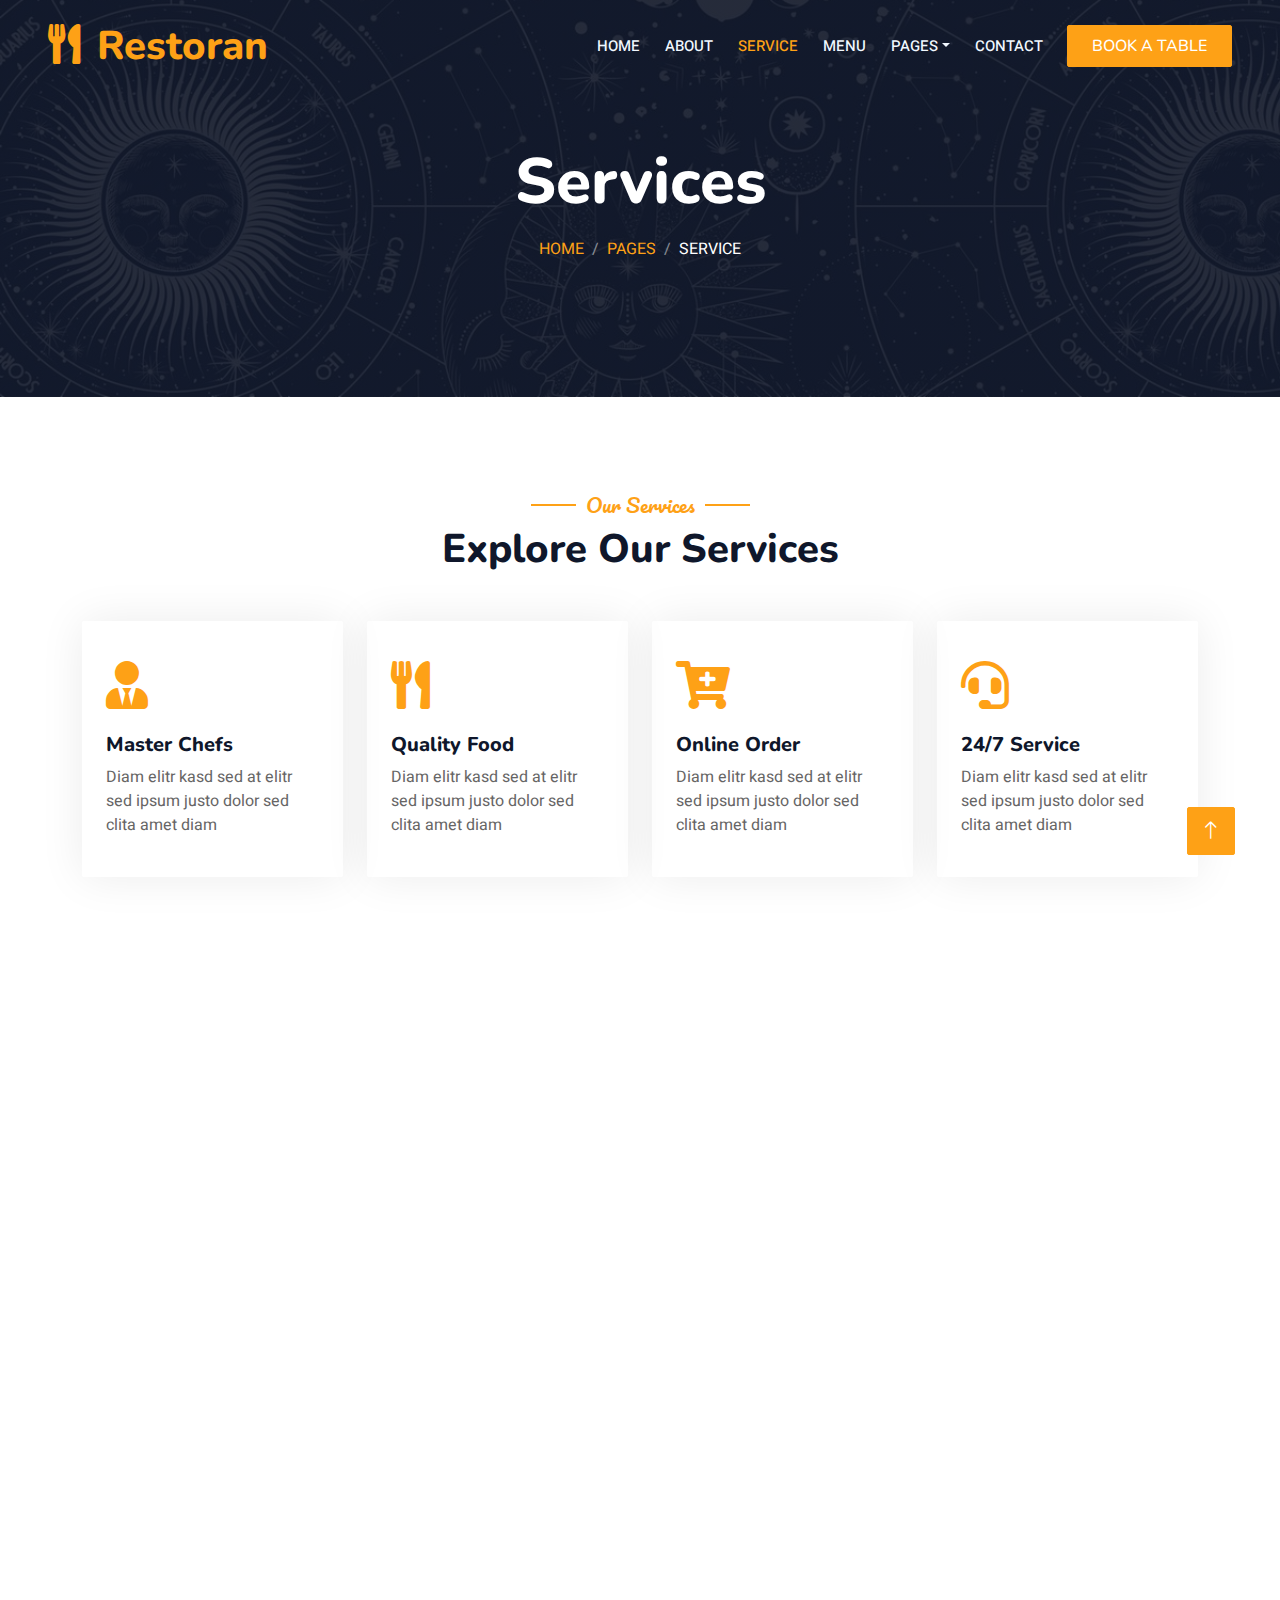
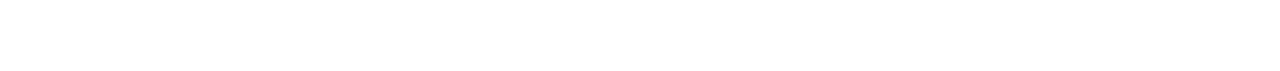
<file: service.html>
<!DOCTYPE html>
<html lang="en">

<head>
    <meta charset="utf-8">
    <title>Restoran - Bootstrap Restaurant Template</title>
    <meta content="width=device-width, initial-scale=1.0" name="viewport">
    <meta content="" name="keywords">
    <meta content="" name="description">

    <!-- Favicon -->
    <link href="img/favicon.ico" rel="icon">

    <!-- Google Web Fonts -->
    <link rel="preconnect" href="https://fonts.googleapis.com">
    <link rel="preconnect" href="https://fonts.gstatic.com" crossorigin>
    <link href="https://fonts.googleapis.com/css2?family=Heebo:wght@400;500;600&family=Nunito:wght@600;700;800&family=Pacifico&display=swap" rel="stylesheet">

    <!-- Icon Font Stylesheet -->
    <link href="https://cdnjs.cloudflare.com/ajax/libs/font-awesome/5.10.0/css/all.min.css" rel="stylesheet">
    <link href="https://cdn.jsdelivr.net/npm/bootstrap-icons@1.4.1/font/bootstrap-icons.css" rel="stylesheet">

    <!-- Libraries Stylesheet -->
    <link href="lib/animate/animate.min.css" rel="stylesheet">
    <link href="lib/owlcarousel/assets/owl.carousel.min.css" rel="stylesheet">
    <link href="lib/tempusdominus/css/tempusdominus-bootstrap-4.min.css" rel="stylesheet" />

    <!-- Customized Bootstrap Stylesheet -->
    <link href="css/bootstrap.min.css" rel="stylesheet">

    <!-- Template Stylesheet -->
    <link href="css/style.css" rel="stylesheet">
</head>

<body>
    <div class="container-xxl bg-white p-0">
        <!-- Spinner Start -->
        <div id="spinner" class="show bg-white position-fixed translate-middle w-100 vh-100 top-50 start-50 d-flex align-items-center justify-content-center">
            <div class="spinner-border text-primary" style="width: 3rem; height: 3rem;" role="status">
                <span class="sr-only">Loading...</span>
            </div>
        </div>
        <!-- Spinner End -->


        <!-- Navbar & Hero Start -->
        <div class="container-xxl position-relative p-0">
            <nav class="navbar navbar-expand-lg navbar-dark bg-dark px-4 px-lg-5 py-3 py-lg-0">
                <a href="" class="navbar-brand p-0">
                    <h1 class="text-primary m-0"><i class="fa fa-utensils me-3"></i>Restoran</h1>
                    <!-- <img src="img/logo.png" alt="Logo"> -->
                </a>
                <button class="navbar-toggler" type="button" data-bs-toggle="collapse" data-bs-target="#navbarCollapse">
                    <span class="fa fa-bars"></span>
                </button>
                <div class="collapse navbar-collapse" id="navbarCollapse">
                    <div class="navbar-nav ms-auto py-0 pe-4">
                        <a href="index.html" class="nav-item nav-link">Home</a>
                        <a href="about.html" class="nav-item nav-link">About</a>
                        <a href="service.html" class="nav-item nav-link active">Service</a>
                        <a href="menu.html" class="nav-item nav-link">Menu</a>
                        <div class="nav-item dropdown">
                            <a href="#" class="nav-link dropdown-toggle" data-bs-toggle="dropdown">Pages</a>
                            <div class="dropdown-menu m-0">
                                <a href="booking.html" class="dropdown-item">Booking</a>
                                <a href="team.html" class="dropdown-item">Our Team</a>
                                <a href="testimonial.html" class="dropdown-item">Testimonial</a>
                            </div>
                        </div>
                        <a href="contact.html" class="nav-item nav-link">Contact</a>
                    </div>
                    <a href="" class="btn btn-primary py-2 px-4">Book A Table</a>
                </div>
            </nav>

            <div class="container-xxl py-5 bg-dark hero-header mb-5">
                <div class="container text-center my-5 pt-5 pb-4">
                    <h1 class="display-3 text-white mb-3 animated slideInDown">Services</h1>
                    <nav aria-label="breadcrumb">
                        <ol class="breadcrumb justify-content-center text-uppercase">
                            <li class="breadcrumb-item"><a href="#">Home</a></li>
                            <li class="breadcrumb-item"><a href="#">Pages</a></li>
                            <li class="breadcrumb-item text-white active" aria-current="page">Service</li>
                        </ol>
                    </nav>
                </div>
            </div>
        </div>
        <!-- Navbar & Hero End -->


        <!-- Service Start -->
        <div class="container-xxl py-5">
            <div class="container">
                <div class="text-center wow fadeInUp" data-wow-delay="0.1s">
                    <h5 class="section-title ff-secondary text-center text-primary fw-normal">Our Services</h5>
                    <h1 class="mb-5">Explore Our Services</h1>
                </div>
                <div class="row g-4">
                    <div class="col-lg-3 col-sm-6 wow fadeInUp" data-wow-delay="0.1s">
                        <div class="service-item rounded pt-3">
                            <div class="p-4">
                                <i class="fa fa-3x fa-user-tie text-primary mb-4"></i>
                                <h5>Master Chefs</h5>
                                <p>Diam elitr kasd sed at elitr sed ipsum justo dolor sed clita amet diam</p>
                            </div>
                        </div>
                    </div>
                    <div class="col-lg-3 col-sm-6 wow fadeInUp" data-wow-delay="0.3s">
                        <div class="service-item rounded pt-3">
                            <div class="p-4">
                                <i class="fa fa-3x fa-utensils text-primary mb-4"></i>
                                <h5>Quality Food</h5>
                                <p>Diam elitr kasd sed at elitr sed ipsum justo dolor sed clita amet diam</p>
                            </div>
                        </div>
                    </div>
                    <div class="col-lg-3 col-sm-6 wow fadeInUp" data-wow-delay="0.5s">
                        <div class="service-item rounded pt-3">
                            <div class="p-4">
                                <i class="fa fa-3x fa-cart-plus text-primary mb-4"></i>
                                <h5>Online Order</h5>
                                <p>Diam elitr kasd sed at elitr sed ipsum justo dolor sed clita amet diam</p>
                            </div>
                        </div>
                    </div>
                    <div class="col-lg-3 col-sm-6 wow fadeInUp" data-wow-delay="0.7s">
                        <div class="service-item rounded pt-3">
                            <div class="p-4">
                                <i class="fa fa-3x fa-headset text-primary mb-4"></i>
                                <h5>24/7 Service</h5>
                                <p>Diam elitr kasd sed at elitr sed ipsum justo dolor sed clita amet diam</p>
                            </div>
                        </div>
                    </div>
                    <div class="col-lg-3 col-sm-6 wow fadeInUp" data-wow-delay="0.1s">
                        <div class="service-item rounded pt-3">
                            <div class="p-4">
                                <i class="fa fa-3x fa-user-tie text-primary mb-4"></i>
                                <h5>Master Chefs</h5>
                                <p>Diam elitr kasd sed at elitr sed ipsum justo dolor sed clita amet diam</p>
                            </div>
                        </div>
                    </div>
                    <div class="col-lg-3 col-sm-6 wow fadeInUp" data-wow-delay="0.3s">
                        <div class="service-item rounded pt-3">
                            <div class="p-4">
                                <i class="fa fa-3x fa-utensils text-primary mb-4"></i>
                                <h5>Quality Food</h5>
                                <p>Diam elitr kasd sed at elitr sed ipsum justo dolor sed clita amet diam</p>
                            </div>
                        </div>
                    </div>
                    <div class="col-lg-3 col-sm-6 wow fadeInUp" data-wow-delay="0.5s">
                        <div class="service-item rounded pt-3">
                            <div class="p-4">
                                <i class="fa fa-3x fa-cart-plus text-primary mb-4"></i>
                                <h5>Online Order</h5>
                                <p>Diam elitr kasd sed at elitr sed ipsum justo dolor sed clita amet diam</p>
                            </div>
                        </div>
                    </div>
                    <div class="col-lg-3 col-sm-6 wow fadeInUp" data-wow-delay="0.7s">
                        <div class="service-item rounded pt-3">
                            <div class="p-4">
                                <i class="fa fa-3x fa-headset text-primary mb-4"></i>
                                <h5>24/7 Service</h5>
                                <p>Diam elitr kasd sed at elitr sed ipsum justo dolor sed clita amet diam</p>
                            </div>
                        </div>
                    </div>
                </div>
            </div>
        </div>
        <!-- Service End -->
        

        <!-- Footer Start -->
        <div class="container-fluid bg-dark text-light footer pt-5 mt-5 wow fadeIn" data-wow-delay="0.1s">
            <div class="container py-5">
                <div class="row g-5">
                    <div class="col-lg-3 col-md-6">
                        <h4 class="section-title ff-secondary text-start text-primary fw-normal mb-4">Company</h4>
                        <a class="btn btn-link" href="">About Us</a>
                        <a class="btn btn-link" href="">Contact Us</a>
                        <a class="btn btn-link" href="">Reservation</a>
                        <a class="btn btn-link" href="">Privacy Policy</a>
                        <a class="btn btn-link" href="">Terms & Condition</a>
                    </div>
                    <div class="col-lg-3 col-md-6">
                        <h4 class="section-title ff-secondary text-start text-primary fw-normal mb-4">Contact</h4>
                        <p class="mb-2"><i class="fa fa-map-marker-alt me-3"></i>123 Street, New York, USA</p>
                        <p class="mb-2"><i class="fa fa-phone-alt me-3"></i>+012 345 67890</p>
                        <p class="mb-2"><i class="fa fa-envelope me-3"></i>info@example.com</p>
                        <div class="d-flex pt-2">
                            <a class="btn btn-outline-light btn-social" href=""><i class="fab fa-twitter"></i></a>
                            <a class="btn btn-outline-light btn-social" href=""><i class="fab fa-facebook-f"></i></a>
                            <a class="btn btn-outline-light btn-social" href=""><i class="fab fa-youtube"></i></a>
                            <a class="btn btn-outline-light btn-social" href=""><i class="fab fa-linkedin-in"></i></a>
                        </div>
                    </div>
                    <div class="col-lg-3 col-md-6">
                        <h4 class="section-title ff-secondary text-start text-primary fw-normal mb-4">Opening</h4>
                        <h5 class="text-light fw-normal">Monday - Saturday</h5>
                        <p>09AM - 09PM</p>
                        <h5 class="text-light fw-normal">Sunday</h5>
                        <p>10AM - 08PM</p>
                    </div>
                    <div class="col-lg-3 col-md-6">
                        <h4 class="section-title ff-secondary text-start text-primary fw-normal mb-4">Newsletter</h4>
                        <p>Dolor amet sit justo amet elitr clita ipsum elitr est.</p>
                        <div class="position-relative mx-auto" style="max-width: 400px;">
                            <input class="form-control border-primary w-100 py-3 ps-4 pe-5" type="text" placeholder="Your email">
                            <button type="button" class="btn btn-primary py-2 position-absolute top-0 end-0 mt-2 me-2">SignUp</button>
                        </div>
                    </div>
                </div>
            </div>
            <div class="container">
                <div class="copyright">
                    <div class="row">
                        <div class="col-md-6 text-center text-md-start mb-3 mb-md-0">
                            &copy; <a class="border-bottom" href="#">Your Site Name</a>, All Right Reserved. 
							
							<!--/*** This template is free as long as you keep the footer author’s credit link/attribution link/backlink. If you'd like to use the template without the footer author’s credit link/attribution link/backlink, you can purchase the Credit Removal License from "https://htmlcodex.com/credit-removal". Thank you for your support. ***/-->
							Designed By <a class="border-bottom" href="https://htmlcodex.com">HTML Codex</a>
                        </div>
                        <div class="col-md-6 text-center text-md-end">
                            <div class="footer-menu">
                                <a href="">Home</a>
                                <a href="">Cookies</a>
                                <a href="">Help</a>
                                <a href="">FQAs</a>
                            </div>
                        </div>
                    </div>
                </div>
            </div>
        </div>
        <!-- Footer End -->


        <!-- Back to Top -->
        <a href="#" class="btn btn-lg btn-primary btn-lg-square back-to-top"><i class="bi bi-arrow-up"></i></a>
    </div>

    <!-- JavaScript Libraries -->
    <script src="https://code.jquery.com/jquery-3.4.1.min.js"></script>
    <script src="https://cdn.jsdelivr.net/npm/bootstrap@5.0.0/dist/js/bootstrap.bundle.min.js"></script>
    <script src="lib/wow/wow.min.js"></script>
    <script src="lib/easing/easing.min.js"></script>
    <script src="lib/waypoints/waypoints.min.js"></script>
    <script src="lib/counterup/counterup.min.js"></script>
    <script src="lib/owlcarousel/owl.carousel.min.js"></script>
    <script src="lib/tempusdominus/js/moment.min.js"></script>
    <script src="lib/tempusdominus/js/moment-timezone.min.js"></script>
    <script src="lib/tempusdominus/js/tempusdominus-bootstrap-4.min.js"></script>

    <!-- Template Javascript -->
    <script src="js/main.js"></script>
</body>

</html>
</file>
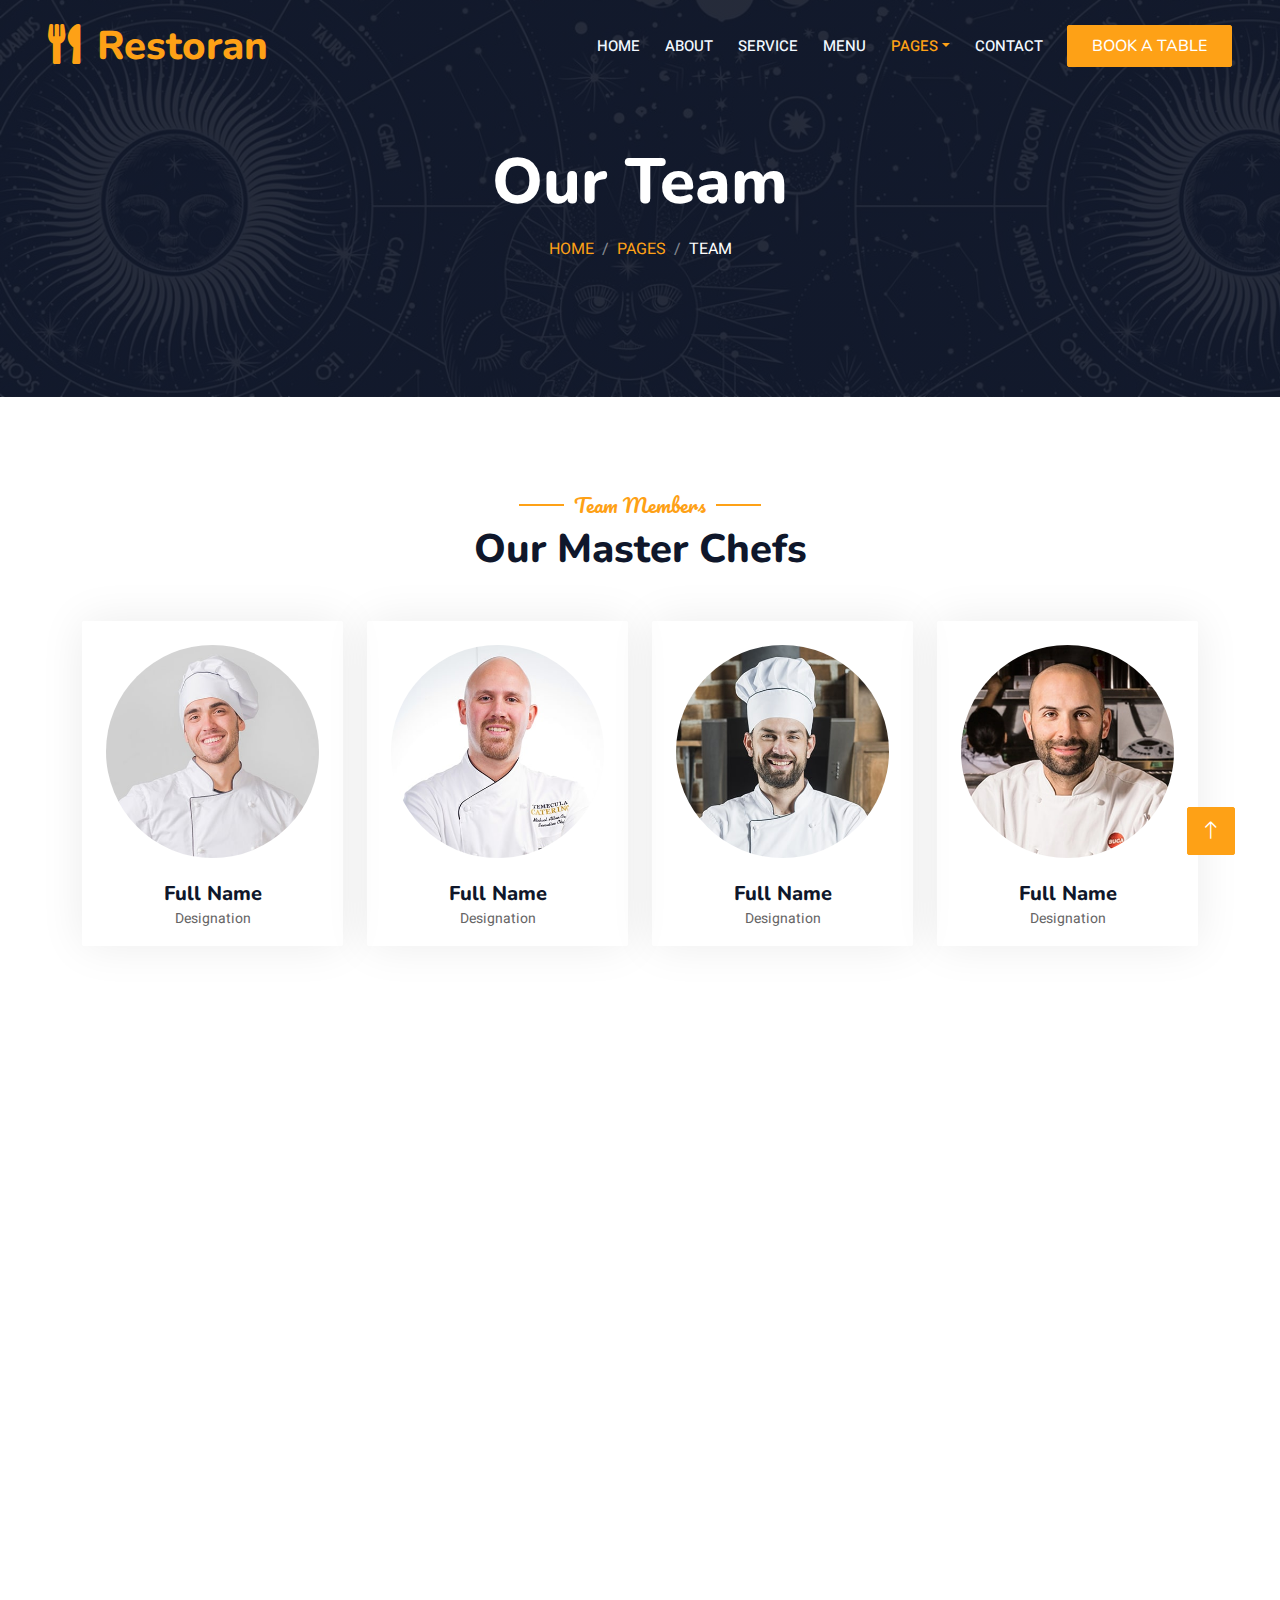
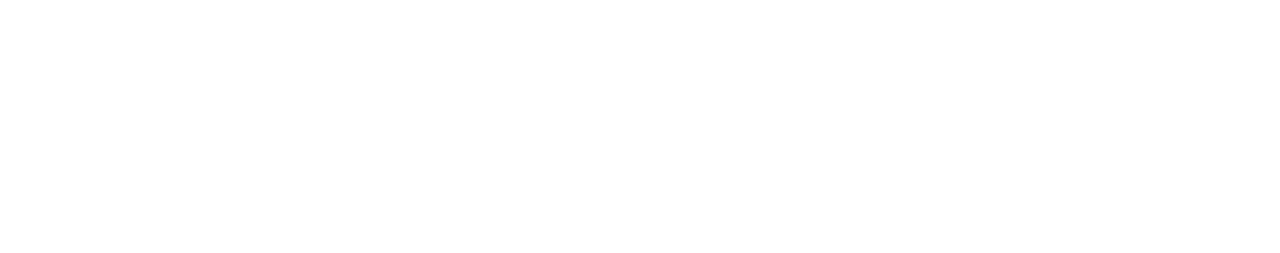
<file: team.html>
<!DOCTYPE html>
<html lang="en">

<head>
    <meta charset="utf-8">
    <title>Restoran - Bootstrap Restaurant Template</title>
    <meta content="width=device-width, initial-scale=1.0" name="viewport">
    <meta content="" name="keywords">
    <meta content="" name="description">

    <!-- Favicon -->
    <link href="img/favicon.ico" rel="icon">

    <!-- Google Web Fonts -->
    <link rel="preconnect" href="https://fonts.googleapis.com">
    <link rel="preconnect" href="https://fonts.gstatic.com" crossorigin>
    <link href="https://fonts.googleapis.com/css2?family=Heebo:wght@400;500;600&family=Nunito:wght@600;700;800&family=Pacifico&display=swap" rel="stylesheet">

    <!-- Icon Font Stylesheet -->
    <link href="https://cdnjs.cloudflare.com/ajax/libs/font-awesome/5.10.0/css/all.min.css" rel="stylesheet">
    <link href="https://cdn.jsdelivr.net/npm/bootstrap-icons@1.4.1/font/bootstrap-icons.css" rel="stylesheet">

    <!-- Libraries Stylesheet -->
    <link href="lib/animate/animate.min.css" rel="stylesheet">
    <link href="lib/owlcarousel/assets/owl.carousel.min.css" rel="stylesheet">
    <link href="lib/tempusdominus/css/tempusdominus-bootstrap-4.min.css" rel="stylesheet" />

    <!-- Customized Bootstrap Stylesheet -->
    <link href="css/bootstrap.min.css" rel="stylesheet">

    <!-- Template Stylesheet -->
    <link href="css/style.css" rel="stylesheet">
</head>

<body>
    <div class="container-xxl bg-white p-0">
        <!-- Spinner Start -->
        <div id="spinner" class="show bg-white position-fixed translate-middle w-100 vh-100 top-50 start-50 d-flex align-items-center justify-content-center">
            <div class="spinner-border text-primary" style="width: 3rem; height: 3rem;" role="status">
                <span class="sr-only">Loading...</span>
            </div>
        </div>
        <!-- Spinner End -->


        <!-- Navbar & Hero Start -->
        <div class="container-xxl position-relative p-0">
            <nav class="navbar navbar-expand-lg navbar-dark bg-dark px-4 px-lg-5 py-3 py-lg-0">
                <a href="" class="navbar-brand p-0">
                    <h1 class="text-primary m-0"><i class="fa fa-utensils me-3"></i>Restoran</h1>
                    <!-- <img src="img/logo.png" alt="Logo"> -->
                </a>
                <button class="navbar-toggler" type="button" data-bs-toggle="collapse" data-bs-target="#navbarCollapse">
                    <span class="fa fa-bars"></span>
                </button>
                <div class="collapse navbar-collapse" id="navbarCollapse">
                    <div class="navbar-nav ms-auto py-0 pe-4">
                        <a href="index.html" class="nav-item nav-link">Home</a>
                        <a href="about.html" class="nav-item nav-link">About</a>
                        <a href="service.html" class="nav-item nav-link">Service</a>
                        <a href="menu.html" class="nav-item nav-link">Menu</a>
                        <div class="nav-item dropdown">
                            <a href="#" class="nav-link dropdown-toggle active" data-bs-toggle="dropdown">Pages</a>
                            <div class="dropdown-menu m-0">
                                <a href="booking.html" class="dropdown-item">Booking</a>
                                <a href="team.html" class="dropdown-item active">Our Team</a>
                                <a href="testimonial.html" class="dropdown-item">Testimonial</a>
                            </div>
                        </div>
                        <a href="contact.html" class="nav-item nav-link">Contact</a>
                    </div>
                    <a href="" class="btn btn-primary py-2 px-4">Book A Table</a>
                </div>
            </nav>

            <div class="container-xxl py-5 bg-dark hero-header mb-5">
                <div class="container text-center my-5 pt-5 pb-4">
                    <h1 class="display-3 text-white mb-3 animated slideInDown">Our Team</h1>
                    <nav aria-label="breadcrumb">
                        <ol class="breadcrumb justify-content-center text-uppercase">
                            <li class="breadcrumb-item"><a href="#">Home</a></li>
                            <li class="breadcrumb-item"><a href="#">Pages</a></li>
                            <li class="breadcrumb-item text-white active" aria-current="page">Team</li>
                        </ol>
                    </nav>
                </div>
            </div>
        </div>
        <!-- Navbar & Hero End -->


        <!-- Team Start -->
        <div class="container-xxl pt-5 pb-3">
            <div class="container">
                <div class="text-center wow fadeInUp" data-wow-delay="0.1s">
                    <h5 class="section-title ff-secondary text-center text-primary fw-normal">Team Members</h5>
                    <h1 class="mb-5">Our Master Chefs</h1>
                </div>
                <div class="row g-4">
                    <div class="col-lg-3 col-md-6 wow fadeInUp" data-wow-delay="0.1s">
                        <div class="team-item text-center rounded overflow-hidden">
                            <div class="rounded-circle overflow-hidden m-4">
                                <img class="img-fluid" src="img/team-1.jpg" alt="">
                            </div>
                            <h5 class="mb-0">Full Name</h5>
                            <small>Designation</small>
                            <div class="d-flex justify-content-center mt-3">
                                <a class="btn btn-square btn-primary mx-1" href=""><i class="fab fa-facebook-f"></i></a>
                                <a class="btn btn-square btn-primary mx-1" href=""><i class="fab fa-twitter"></i></a>
                                <a class="btn btn-square btn-primary mx-1" href=""><i class="fab fa-instagram"></i></a>
                            </div>
                        </div>
                    </div>
                    <div class="col-lg-3 col-md-6 wow fadeInUp" data-wow-delay="0.3s">
                        <div class="team-item text-center rounded overflow-hidden">
                            <div class="rounded-circle overflow-hidden m-4">
                                <img class="img-fluid" src="img/team-2.jpg" alt="">
                            </div>
                            <h5 class="mb-0">Full Name</h5>
                            <small>Designation</small>
                            <div class="d-flex justify-content-center mt-3">
                                <a class="btn btn-square btn-primary mx-1" href=""><i class="fab fa-facebook-f"></i></a>
                                <a class="btn btn-square btn-primary mx-1" href=""><i class="fab fa-twitter"></i></a>
                                <a class="btn btn-square btn-primary mx-1" href=""><i class="fab fa-instagram"></i></a>
                            </div>
                        </div>
                    </div>
                    <div class="col-lg-3 col-md-6 wow fadeInUp" data-wow-delay="0.5s">
                        <div class="team-item text-center rounded overflow-hidden">
                            <div class="rounded-circle overflow-hidden m-4">
                                <img class="img-fluid" src="img/team-3.jpg" alt="">
                            </div>
                            <h5 class="mb-0">Full Name</h5>
                            <small>Designation</small>
                            <div class="d-flex justify-content-center mt-3">
                                <a class="btn btn-square btn-primary mx-1" href=""><i class="fab fa-facebook-f"></i></a>
                                <a class="btn btn-square btn-primary mx-1" href=""><i class="fab fa-twitter"></i></a>
                                <a class="btn btn-square btn-primary mx-1" href=""><i class="fab fa-instagram"></i></a>
                            </div>
                        </div>
                    </div>
                    <div class="col-lg-3 col-md-6 wow fadeInUp" data-wow-delay="0.7s">
                        <div class="team-item text-center rounded overflow-hidden">
                            <div class="rounded-circle overflow-hidden m-4">
                                <img class="img-fluid" src="img/team-4.jpg" alt="">
                            </div>
                            <h5 class="mb-0">Full Name</h5>
                            <small>Designation</small>
                            <div class="d-flex justify-content-center mt-3">
                                <a class="btn btn-square btn-primary mx-1" href=""><i class="fab fa-facebook-f"></i></a>
                                <a class="btn btn-square btn-primary mx-1" href=""><i class="fab fa-twitter"></i></a>
                                <a class="btn btn-square btn-primary mx-1" href=""><i class="fab fa-instagram"></i></a>
                            </div>
                        </div>
                    </div>
                    <div class="col-lg-3 col-md-6 wow fadeInUp" data-wow-delay="0.1s">
                        <div class="team-item text-center rounded overflow-hidden">
                            <div class="rounded-circle overflow-hidden m-4">
                                <img class="img-fluid" src="img/team-2.jpg" alt="">
                            </div>
                            <h5 class="mb-0">Full Name</h5>
                            <small>Designation</small>
                            <div class="d-flex justify-content-center mt-3">
                                <a class="btn btn-square btn-primary mx-1" href=""><i class="fab fa-facebook-f"></i></a>
                                <a class="btn btn-square btn-primary mx-1" href=""><i class="fab fa-twitter"></i></a>
                                <a class="btn btn-square btn-primary mx-1" href=""><i class="fab fa-instagram"></i></a>
                            </div>
                        </div>
                    </div>
                    <div class="col-lg-3 col-md-6 wow fadeInUp" data-wow-delay="0.3s">
                        <div class="team-item text-center rounded overflow-hidden">
                            <div class="rounded-circle overflow-hidden m-4">
                                <img class="img-fluid" src="img/team-3.jpg" alt="">
                            </div>
                            <h5 class="mb-0">Full Name</h5>
                            <small>Designation</small>
                            <div class="d-flex justify-content-center mt-3">
                                <a class="btn btn-square btn-primary mx-1" href=""><i class="fab fa-facebook-f"></i></a>
                                <a class="btn btn-square btn-primary mx-1" href=""><i class="fab fa-twitter"></i></a>
                                <a class="btn btn-square btn-primary mx-1" href=""><i class="fab fa-instagram"></i></a>
                            </div>
                        </div>
                    </div>
                    <div class="col-lg-3 col-md-6 wow fadeInUp" data-wow-delay="0.5s">
                        <div class="team-item text-center rounded overflow-hidden">
                            <div class="rounded-circle overflow-hidden m-4">
                                <img class="img-fluid" src="img/team-4.jpg" alt="">
                            </div>
                            <h5 class="mb-0">Full Name</h5>
                            <small>Designation</small>
                            <div class="d-flex justify-content-center mt-3">
                                <a class="btn btn-square btn-primary mx-1" href=""><i class="fab fa-facebook-f"></i></a>
                                <a class="btn btn-square btn-primary mx-1" href=""><i class="fab fa-twitter"></i></a>
                                <a class="btn btn-square btn-primary mx-1" href=""><i class="fab fa-instagram"></i></a>
                            </div>
                        </div>
                    </div>
                    <div class="col-lg-3 col-md-6 wow fadeInUp" data-wow-delay="0.7s">
                        <div class="team-item text-center rounded overflow-hidden">
                            <div class="rounded-circle overflow-hidden m-4">
                                <img class="img-fluid" src="img/team-1.jpg" alt="">
                            </div>
                            <h5 class="mb-0">Full Name</h5>
                            <small>Designation</small>
                            <div class="d-flex justify-content-center mt-3">
                                <a class="btn btn-square btn-primary mx-1" href=""><i class="fab fa-facebook-f"></i></a>
                                <a class="btn btn-square btn-primary mx-1" href=""><i class="fab fa-twitter"></i></a>
                                <a class="btn btn-square btn-primary mx-1" href=""><i class="fab fa-instagram"></i></a>
                            </div>
                        </div>
                    </div>
                </div>
            </div>
        </div>
        <!-- Team End -->
        

        <!-- Footer Start -->
        <div class="container-fluid bg-dark text-light footer pt-5 mt-5 wow fadeIn" data-wow-delay="0.1s">
            <div class="container py-5">
                <div class="row g-5">
                    <div class="col-lg-3 col-md-6">
                        <h4 class="section-title ff-secondary text-start text-primary fw-normal mb-4">Company</h4>
                        <a class="btn btn-link" href="">About Us</a>
                        <a class="btn btn-link" href="">Contact Us</a>
                        <a class="btn btn-link" href="">Reservation</a>
                        <a class="btn btn-link" href="">Privacy Policy</a>
                        <a class="btn btn-link" href="">Terms & Condition</a>
                    </div>
                    <div class="col-lg-3 col-md-6">
                        <h4 class="section-title ff-secondary text-start text-primary fw-normal mb-4">Contact</h4>
                        <p class="mb-2"><i class="fa fa-map-marker-alt me-3"></i>123 Street, New York, USA</p>
                        <p class="mb-2"><i class="fa fa-phone-alt me-3"></i>+012 345 67890</p>
                        <p class="mb-2"><i class="fa fa-envelope me-3"></i>info@example.com</p>
                        <div class="d-flex pt-2">
                            <a class="btn btn-outline-light btn-social" href=""><i class="fab fa-twitter"></i></a>
                            <a class="btn btn-outline-light btn-social" href=""><i class="fab fa-facebook-f"></i></a>
                            <a class="btn btn-outline-light btn-social" href=""><i class="fab fa-youtube"></i></a>
                            <a class="btn btn-outline-light btn-social" href=""><i class="fab fa-linkedin-in"></i></a>
                        </div>
                    </div>
                    <div class="col-lg-3 col-md-6">
                        <h4 class="section-title ff-secondary text-start text-primary fw-normal mb-4">Opening</h4>
                        <h5 class="text-light fw-normal">Monday - Saturday</h5>
                        <p>09AM - 09PM</p>
                        <h5 class="text-light fw-normal">Sunday</h5>
                        <p>10AM - 08PM</p>
                    </div>
                    <div class="col-lg-3 col-md-6">
                        <h4 class="section-title ff-secondary text-start text-primary fw-normal mb-4">Newsletter</h4>
                        <p>Dolor amet sit justo amet elitr clita ipsum elitr est.</p>
                        <div class="position-relative mx-auto" style="max-width: 400px;">
                            <input class="form-control border-primary w-100 py-3 ps-4 pe-5" type="text" placeholder="Your email">
                            <button type="button" class="btn btn-primary py-2 position-absolute top-0 end-0 mt-2 me-2">SignUp</button>
                        </div>
                    </div>
                </div>
            </div>
            <div class="container">
                <div class="copyright">
                    <div class="row">
                        <div class="col-md-6 text-center text-md-start mb-3 mb-md-0">
                            &copy; <a class="border-bottom" href="#">Your Site Name</a>, All Right Reserved. 
							
							<!--/*** This template is free as long as you keep the footer author’s credit link/attribution link/backlink. If you'd like to use the template without the footer author’s credit link/attribution link/backlink, you can purchase the Credit Removal License from "https://htmlcodex.com/credit-removal". Thank you for your support. ***/-->
							Designed By <a class="border-bottom" href="https://htmlcodex.com">HTML Codex</a>
                        </div>
                        <div class="col-md-6 text-center text-md-end">
                            <div class="footer-menu">
                                <a href="">Home</a>
                                <a href="">Cookies</a>
                                <a href="">Help</a>
                                <a href="">FQAs</a>
                            </div>
                        </div>
                    </div>
                </div>
            </div>
        </div>
        <!-- Footer End -->


        <!-- Back to Top -->
        <a href="#" class="btn btn-lg btn-primary btn-lg-square back-to-top"><i class="bi bi-arrow-up"></i></a>
    </div>

    <!-- JavaScript Libraries -->
    <script src="https://code.jquery.com/jquery-3.4.1.min.js"></script>
    <script src="https://cdn.jsdelivr.net/npm/bootstrap@5.0.0/dist/js/bootstrap.bundle.min.js"></script>
    <script src="lib/wow/wow.min.js"></script>
    <script src="lib/easing/easing.min.js"></script>
    <script src="lib/waypoints/waypoints.min.js"></script>
    <script src="lib/counterup/counterup.min.js"></script>
    <script src="lib/owlcarousel/owl.carousel.min.js"></script>
    <script src="lib/tempusdominus/js/moment.min.js"></script>
    <script src="lib/tempusdominus/js/moment-timezone.min.js"></script>
    <script src="lib/tempusdominus/js/tempusdominus-bootstrap-4.min.js"></script>

    <!-- Template Javascript -->
    <script src="js/main.js"></script>
</body>

</html>
</file>
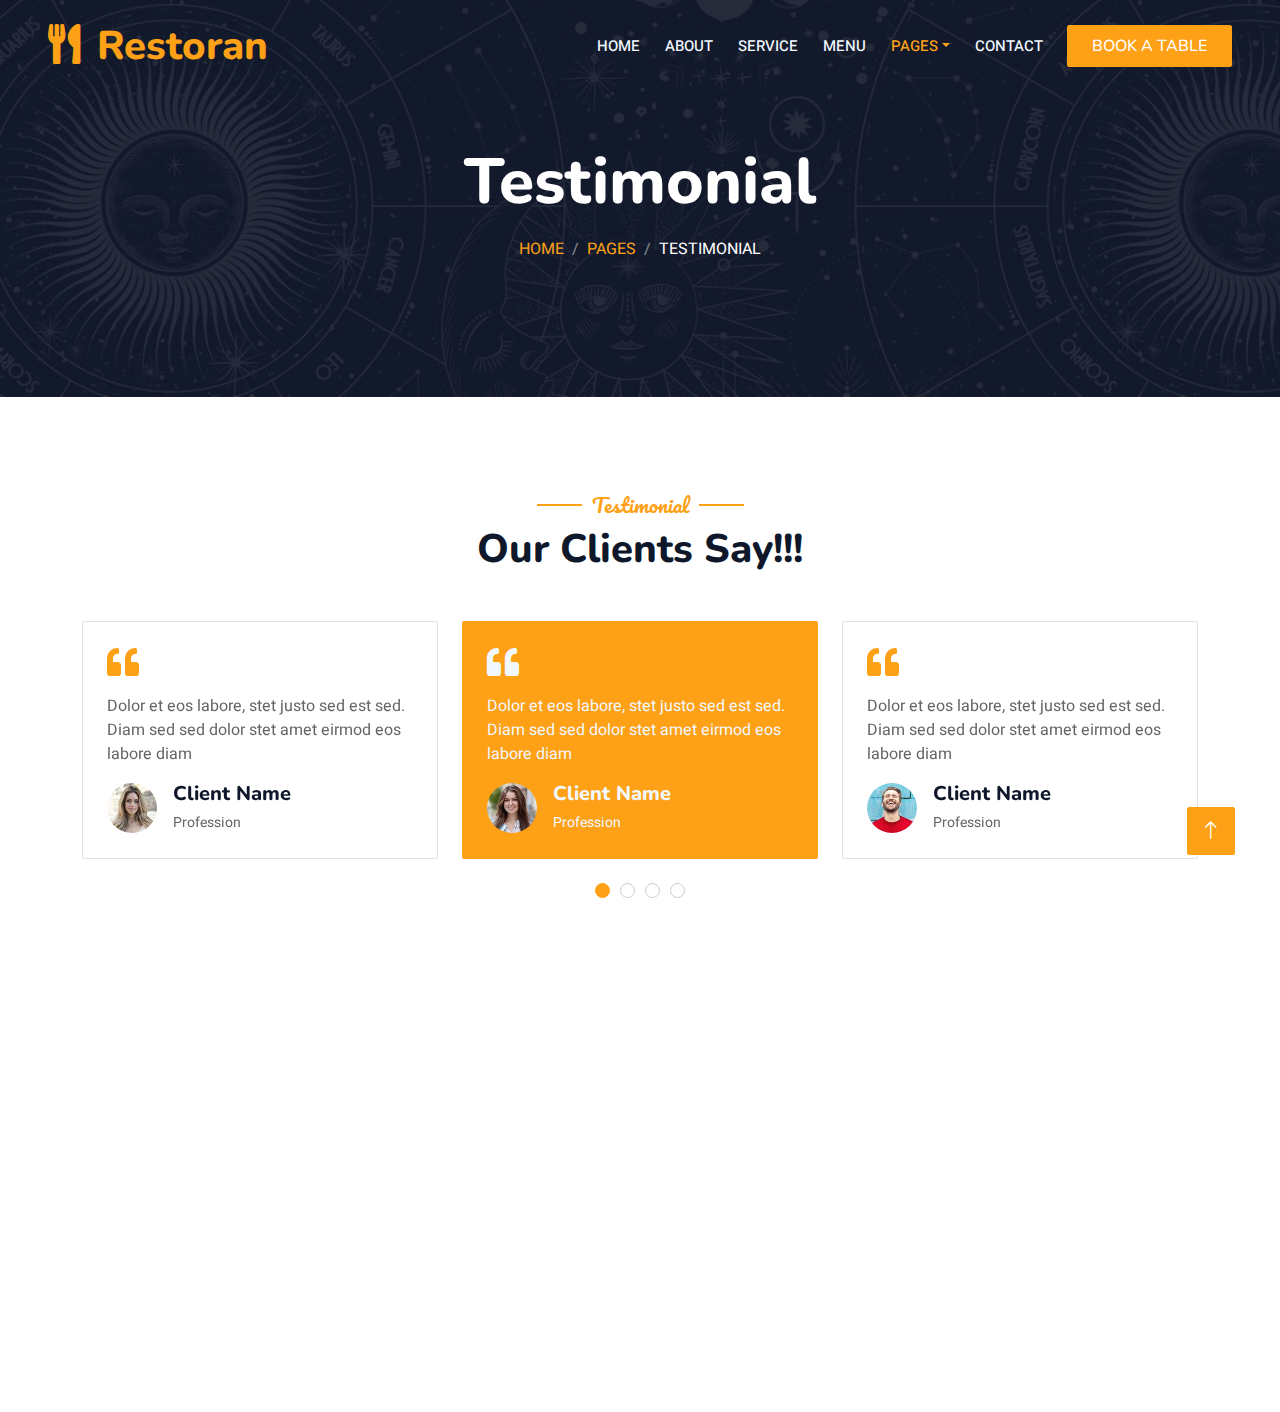
<file: testimonial.html>
<!DOCTYPE html>
<html lang="en">

<head>
    <meta charset="utf-8">
    <title>Restoran - Bootstrap Restaurant Template</title>
    <meta content="width=device-width, initial-scale=1.0" name="viewport">
    <meta content="" name="keywords">
    <meta content="" name="description">

    <!-- Favicon -->
    <link href="img/favicon.ico" rel="icon">

    <!-- Google Web Fonts -->
    <link rel="preconnect" href="https://fonts.googleapis.com">
    <link rel="preconnect" href="https://fonts.gstatic.com" crossorigin>
    <link href="https://fonts.googleapis.com/css2?family=Heebo:wght@400;500;600&family=Nunito:wght@600;700;800&family=Pacifico&display=swap" rel="stylesheet">

    <!-- Icon Font Stylesheet -->
    <link href="https://cdnjs.cloudflare.com/ajax/libs/font-awesome/5.10.0/css/all.min.css" rel="stylesheet">
    <link href="https://cdn.jsdelivr.net/npm/bootstrap-icons@1.4.1/font/bootstrap-icons.css" rel="stylesheet">

    <!-- Libraries Stylesheet -->
    <link href="lib/animate/animate.min.css" rel="stylesheet">
    <link href="lib/owlcarousel/assets/owl.carousel.min.css" rel="stylesheet">
    <link href="lib/tempusdominus/css/tempusdominus-bootstrap-4.min.css" rel="stylesheet" />

    <!-- Customized Bootstrap Stylesheet -->
    <link href="css/bootstrap.min.css" rel="stylesheet">

    <!-- Template Stylesheet -->
    <link href="css/style.css" rel="stylesheet">
</head>

<body>
    <div class="container-xxl bg-white p-0">
        <!-- Spinner Start -->
        <div id="spinner" class="show bg-white position-fixed translate-middle w-100 vh-100 top-50 start-50 d-flex align-items-center justify-content-center">
            <div class="spinner-border text-primary" style="width: 3rem; height: 3rem;" role="status">
                <span class="sr-only">Loading...</span>
            </div>
        </div>
        <!-- Spinner End -->


        <!-- Navbar & Hero Start -->
        <div class="container-xxl position-relative p-0">
            <nav class="navbar navbar-expand-lg navbar-dark bg-dark px-4 px-lg-5 py-3 py-lg-0">
                <a href="" class="navbar-brand p-0">
                    <h1 class="text-primary m-0"><i class="fa fa-utensils me-3"></i>Restoran</h1>
                    <!-- <img src="img/logo.png" alt="Logo"> -->
                </a>
                <button class="navbar-toggler" type="button" data-bs-toggle="collapse" data-bs-target="#navbarCollapse">
                    <span class="fa fa-bars"></span>
                </button>
                <div class="collapse navbar-collapse" id="navbarCollapse">
                    <div class="navbar-nav ms-auto py-0 pe-4">
                        <a href="index.html" class="nav-item nav-link">Home</a>
                        <a href="about.html" class="nav-item nav-link">About</a>
                        <a href="service.html" class="nav-item nav-link">Service</a>
                        <a href="menu.html" class="nav-item nav-link">Menu</a>
                        <div class="nav-item dropdown">
                            <a href="#" class="nav-link dropdown-toggle active" data-bs-toggle="dropdown">Pages</a>
                            <div class="dropdown-menu m-0">
                                <a href="booking.html" class="dropdown-item">Booking</a>
                                <a href="team.html" class="dropdown-item">Our Team</a>
                                <a href="testimonial.html" class="dropdown-item active">Testimonial</a>
                            </div>
                        </div>
                        <a href="contact.html" class="nav-item nav-link">Contact</a>
                    </div>
                    <a href="" class="btn btn-primary py-2 px-4">Book A Table</a>
                </div>
            </nav>

            <div class="container-xxl py-5 bg-dark hero-header mb-5">
                <div class="container text-center my-5 pt-5 pb-4">
                    <h1 class="display-3 text-white mb-3 animated slideInDown">Testimonial</h1>
                    <nav aria-label="breadcrumb">
                        <ol class="breadcrumb justify-content-center text-uppercase">
                            <li class="breadcrumb-item"><a href="#">Home</a></li>
                            <li class="breadcrumb-item"><a href="#">Pages</a></li>
                            <li class="breadcrumb-item text-white active" aria-current="page">Testimonial</li>
                        </ol>
                    </nav>
                </div>
            </div>
        </div>
        <!-- Navbar & Hero End -->


        <!-- Testimonial Start -->
        <div class="container-xxl py-5 wow fadeInUp" data-wow-delay="0.1s">
            <div class="container">
                <div class="text-center">
                    <h5 class="section-title ff-secondary text-center text-primary fw-normal">Testimonial</h5>
                    <h1 class="mb-5">Our Clients Say!!!</h1>
                </div>
                <div class="owl-carousel testimonial-carousel">
                    <div class="testimonial-item bg-transparent border rounded p-4">
                        <i class="fa fa-quote-left fa-2x text-primary mb-3"></i>
                        <p>Dolor et eos labore, stet justo sed est sed. Diam sed sed dolor stet amet eirmod eos labore diam</p>
                        <div class="d-flex align-items-center">
                            <img class="img-fluid flex-shrink-0 rounded-circle" src="img/testimonial-1.jpg" style="width: 50px; height: 50px;">
                            <div class="ps-3">
                                <h5 class="mb-1">Client Name</h5>
                                <small>Profession</small>
                            </div>
                        </div>
                    </div>
                    <div class="testimonial-item bg-transparent border rounded p-4">
                        <i class="fa fa-quote-left fa-2x text-primary mb-3"></i>
                        <p>Dolor et eos labore, stet justo sed est sed. Diam sed sed dolor stet amet eirmod eos labore diam</p>
                        <div class="d-flex align-items-center">
                            <img class="img-fluid flex-shrink-0 rounded-circle" src="img/testimonial-2.jpg" style="width: 50px; height: 50px;">
                            <div class="ps-3">
                                <h5 class="mb-1">Client Name</h5>
                                <small>Profession</small>
                            </div>
                        </div>
                    </div>
                    <div class="testimonial-item bg-transparent border rounded p-4">
                        <i class="fa fa-quote-left fa-2x text-primary mb-3"></i>
                        <p>Dolor et eos labore, stet justo sed est sed. Diam sed sed dolor stet amet eirmod eos labore diam</p>
                        <div class="d-flex align-items-center">
                            <img class="img-fluid flex-shrink-0 rounded-circle" src="img/testimonial-3.jpg" style="width: 50px; height: 50px;">
                            <div class="ps-3">
                                <h5 class="mb-1">Client Name</h5>
                                <small>Profession</small>
                            </div>
                        </div>
                    </div>
                    <div class="testimonial-item bg-transparent border rounded p-4">
                        <i class="fa fa-quote-left fa-2x text-primary mb-3"></i>
                        <p>Dolor et eos labore, stet justo sed est sed. Diam sed sed dolor stet amet eirmod eos labore diam</p>
                        <div class="d-flex align-items-center">
                            <img class="img-fluid flex-shrink-0 rounded-circle" src="img/testimonial-4.jpg" style="width: 50px; height: 50px;">
                            <div class="ps-3">
                                <h5 class="mb-1">Client Name</h5>
                                <small>Profession</small>
                            </div>
                        </div>
                    </div>
                </div>
            </div>
        </div>
        <!-- Testimonial End -->
        

        <!-- Footer Start -->
        <div class="container-fluid bg-dark text-light footer pt-5 mt-5 wow fadeIn" data-wow-delay="0.1s">
            <div class="container py-5">
                <div class="row g-5">
                    <div class="col-lg-3 col-md-6">
                        <h4 class="section-title ff-secondary text-start text-primary fw-normal mb-4">Company</h4>
                        <a class="btn btn-link" href="">About Us</a>
                        <a class="btn btn-link" href="">Contact Us</a>
                        <a class="btn btn-link" href="">Reservation</a>
                        <a class="btn btn-link" href="">Privacy Policy</a>
                        <a class="btn btn-link" href="">Terms & Condition</a>
                    </div>
                    <div class="col-lg-3 col-md-6">
                        <h4 class="section-title ff-secondary text-start text-primary fw-normal mb-4">Contact</h4>
                        <p class="mb-2"><i class="fa fa-map-marker-alt me-3"></i>123 Street, New York, USA</p>
                        <p class="mb-2"><i class="fa fa-phone-alt me-3"></i>+012 345 67890</p>
                        <p class="mb-2"><i class="fa fa-envelope me-3"></i>info@example.com</p>
                        <div class="d-flex pt-2">
                            <a class="btn btn-outline-light btn-social" href=""><i class="fab fa-twitter"></i></a>
                            <a class="btn btn-outline-light btn-social" href=""><i class="fab fa-facebook-f"></i></a>
                            <a class="btn btn-outline-light btn-social" href=""><i class="fab fa-youtube"></i></a>
                            <a class="btn btn-outline-light btn-social" href=""><i class="fab fa-linkedin-in"></i></a>
                        </div>
                    </div>
                    <div class="col-lg-3 col-md-6">
                        <h4 class="section-title ff-secondary text-start text-primary fw-normal mb-4">Opening</h4>
                        <h5 class="text-light fw-normal">Monday - Saturday</h5>
                        <p>09AM - 09PM</p>
                        <h5 class="text-light fw-normal">Sunday</h5>
                        <p>10AM - 08PM</p>
                    </div>
                    <div class="col-lg-3 col-md-6">
                        <h4 class="section-title ff-secondary text-start text-primary fw-normal mb-4">Newsletter</h4>
                        <p>Dolor amet sit justo amet elitr clita ipsum elitr est.</p>
                        <div class="position-relative mx-auto" style="max-width: 400px;">
                            <input class="form-control border-primary w-100 py-3 ps-4 pe-5" type="text" placeholder="Your email">
                            <button type="button" class="btn btn-primary py-2 position-absolute top-0 end-0 mt-2 me-2">SignUp</button>
                        </div>
                    </div>
                </div>
            </div>
            <div class="container">
                <div class="copyright">
                    <div class="row">
                        <div class="col-md-6 text-center text-md-start mb-3 mb-md-0">
                            &copy; <a class="border-bottom" href="#">Your Site Name</a>, All Right Reserved. 
							
							<!--/*** This template is free as long as you keep the footer author’s credit link/attribution link/backlink. If you'd like to use the template without the footer author’s credit link/attribution link/backlink, you can purchase the Credit Removal License from "https://htmlcodex.com/credit-removal". Thank you for your support. ***/-->
							Designed By <a class="border-bottom" href="https://htmlcodex.com">HTML Codex</a>
                        </div>
                        <div class="col-md-6 text-center text-md-end">
                            <div class="footer-menu">
                                <a href="">Home</a>
                                <a href="">Cookies</a>
                                <a href="">Help</a>
                                <a href="">FQAs</a>
                            </div>
                        </div>
                    </div>
                </div>
            </div>
        </div>
        <!-- Footer End -->


        <!-- Back to Top -->
        <a href="#" class="btn btn-lg btn-primary btn-lg-square back-to-top"><i class="bi bi-arrow-up"></i></a>
    </div>

    <!-- JavaScript Libraries -->
    <script src="https://code.jquery.com/jquery-3.4.1.min.js"></script>
    <script src="https://cdn.jsdelivr.net/npm/bootstrap@5.0.0/dist/js/bootstrap.bundle.min.js"></script>
    <script src="lib/wow/wow.min.js"></script>
    <script src="lib/easing/easing.min.js"></script>
    <script src="lib/waypoints/waypoints.min.js"></script>
    <script src="lib/counterup/counterup.min.js"></script>
    <script src="lib/owlcarousel/owl.carousel.min.js"></script>
    <script src="lib/tempusdominus/js/moment.min.js"></script>
    <script src="lib/tempusdominus/js/moment-timezone.min.js"></script>
    <script src="lib/tempusdominus/js/tempusdominus-bootstrap-4.min.js"></script>

    <!-- Template Javascript -->
    <script src="js/main.js"></script>
</body>

</html>
</file>
<file: css/style.css>
/********** Template CSS **********/
:root {
    --primary: #FEA116;
    --light: #F1F8FF;
    --dark: #0F172B;
}

.ff-secondary {
    font-family: 'Pacifico', cursive;
}

.fw-medium {
    font-weight: 600 !important;
}

.fw-semi-bold {
    font-weight: 700 !important;
}

.back-to-top {
    position: fixed;
    display: none;
    right: 45px;
    bottom: 45px;
    z-index: 99;
}


/*** Spinner ***/
#spinner {
    opacity: 0;
    visibility: hidden;
    transition: opacity .5s ease-out, visibility 0s linear .5s;
    z-index: 99999;
}

#spinner.show {
    transition: opacity .5s ease-out, visibility 0s linear 0s;
    visibility: visible;
    opacity: 1;
}


/*** Button ***/
.btn {
    font-family: 'Nunito', sans-serif;
    font-weight: 500;
    text-transform: uppercase;
    transition: .5s;
}

.btn.btn-primary,
.btn.btn-secondary {
    color: #FFFFFF;
}

.btn-square {
    width: 38px;
    height: 38px;
}

.btn-sm-square {
    width: 32px;
    height: 32px;
}

.btn-lg-square {
    width: 48px;
    height: 48px;
}

.btn-square,
.btn-sm-square,
.btn-lg-square {
    padding: 0;
    display: flex;
    align-items: center;
    justify-content: center;
    font-weight: normal;
    border-radius: 2px;
}


/*** Navbar ***/
.navbar-dark .navbar-nav .nav-link {
    position: relative;
    margin-left: 25px;
    padding: 35px 0;
    font-size: 15px;
    color: var(--light) !important;
    text-transform: uppercase;
    font-weight: 500;
    outline: none;
    transition: .5s;
}

.sticky-top.navbar-dark .navbar-nav .nav-link {
    padding: 20px 0;
}

.navbar-dark .navbar-nav .nav-link:hover,
.navbar-dark .navbar-nav .nav-link.active {
    color: var(--primary) !important;
}

.navbar-dark .navbar-brand img {
    max-height: 60px;
    transition: .5s;
}

.sticky-top.navbar-dark .navbar-brand img {
    max-height: 45px;
}

@media (max-width: 991.98px) {
    .sticky-top.navbar-dark {
        position: relative;
    }

    .navbar-dark .navbar-collapse {
        margin-top: 15px;
        border-top: 1px solid rgba(255, 255, 255, .1)
    }

    .navbar-dark .navbar-nav .nav-link,
    .sticky-top.navbar-dark .navbar-nav .nav-link {
        padding: 10px 0;
        margin-left: 0;
    }

    .navbar-dark .navbar-brand img {
        max-height: 45px;
    }
}

@media (min-width: 992px) {
    .navbar-dark {
        position: absolute;
        width: 100%;
        top: 0;
        left: 0;
        z-index: 999;
        background: transparent !important;
    }
    
    .sticky-top.navbar-dark {
        position: fixed;
        background: var(--dark) !important;
    }
}


/*** Hero Header ***/
.hero-header {
    background: linear-gradient(rgba(15, 23, 43, .9), rgba(15, 23, 43, .9)), url(../img/bg.jpg);
    background-position: center center;
    background-repeat: no-repeat;
    background-size: cover;
}

.hero-header img {
    animation: imgRotate 50s linear infinite;
}

@keyframes imgRotate { 
    100% { 
        transform: rotate(360deg); 
    } 
}

.breadcrumb-item + .breadcrumb-item::before {
    color: rgba(255, 255, 255, .5);
}


/*** Section Title ***/
.section-title {
    position: relative;
    display: inline-block;
}

.section-title::before {
    position: absolute;
    content: "";
    width: 45px;
    height: 2px;
    top: 50%;
    left: -55px;
    margin-top: -1px;
    background: var(--primary);
}

.section-title::after {
    position: absolute;
    content: "";
    width: 45px;
    height: 2px;
    top: 50%;
    right: -55px;
    margin-top: -1px;
    background: var(--primary);
}

.section-title.text-start::before,
.section-title.text-end::after {
    display: none;
}


/*** Service ***/
.service-item {
    box-shadow: 0 0 45px rgba(0, 0, 0, .08);
    transition: .5s;
}

.service-item:hover {
    background: var(--primary);
}

.service-item * {
    transition: .5s;
}

.service-item:hover * {
    color: var(--light) !important;
}


/*** Food Menu ***/
.nav-pills .nav-item .active {
    border-bottom: 2px solid var(--primary);
}


/*** Youtube Video ***/
.video {
    position: relative;
    height: 100%;
    min-height: 500px;
    background: linear-gradient(rgba(15, 23, 43, .1), rgba(15, 23, 43, .1)), url(../img/video.jpg);
    background-position: center center;
    background-repeat: no-repeat;
    background-size: cover;
}

.video .btn-play {
    position: absolute;
    z-index: 3;
    top: 50%;
    left: 50%;
    transform: translateX(-50%) translateY(-50%);
    box-sizing: content-box;
    display: block;
    width: 32px;
    height: 44px;
    border-radius: 50%;
    border: none;
    outline: none;
    padding: 18px 20px 18px 28px;
}

.video .btn-play:before {
    content: "";
    position: absolute;
    z-index: 0;
    left: 50%;
    top: 50%;
    transform: translateX(-50%) translateY(-50%);
    display: block;
    width: 100px;
    height: 100px;
    background: var(--primary);
    border-radius: 50%;
    animation: pulse-border 1500ms ease-out infinite;
}

.video .btn-play:after {
    content: "";
    position: absolute;
    z-index: 1;
    left: 50%;
    top: 50%;
    transform: translateX(-50%) translateY(-50%);
    display: block;
    width: 100px;
    height: 100px;
    background: var(--primary);
    border-radius: 50%;
    transition: all 200ms;
}

.video .btn-play img {
    position: relative;
    z-index: 3;
    max-width: 100%;
    width: auto;
    height: auto;
}

.video .btn-play span {
    display: block;
    position: relative;
    z-index: 3;
    width: 0;
    height: 0;
    border-left: 32px solid var(--dark);
    border-top: 22px solid transparent;
    border-bottom: 22px solid transparent;
}

@keyframes pulse-border {
    0% {
        transform: translateX(-50%) translateY(-50%) translateZ(0) scale(1);
        opacity: 1;
    }

    100% {
        transform: translateX(-50%) translateY(-50%) translateZ(0) scale(1.5);
        opacity: 0;
    }
}

#videoModal {
    z-index: 99999;
}

#videoModal .modal-dialog {
    position: relative;
    max-width: 800px;
    margin: 60px auto 0 auto;
}

#videoModal .modal-body {
    position: relative;
    padding: 0px;
}

#videoModal .close {
    position: absolute;
    width: 30px;
    height: 30px;
    right: 0px;
    top: -30px;
    z-index: 999;
    font-size: 30px;
    font-weight: normal;
    color: #FFFFFF;
    background: #000000;
    opacity: 1;
}


/*** Team ***/
.team-item {
    box-shadow: 0 0 45px rgba(0, 0, 0, .08);
    height: calc(100% - 38px);
    transition: .5s;
}

.team-item img {
    transition: .5s;
}

.team-item:hover img {
    transform: scale(1.1);
}

.team-item:hover {
    height: 100%;
}

.team-item .btn {
    border-radius: 38px 38px 0 0;
}


/*** Testimonial ***/
.testimonial-carousel .owl-item .testimonial-item,
.testimonial-carousel .owl-item.center .testimonial-item * {
    transition: .5s;
}

.testimonial-carousel .owl-item.center .testimonial-item {
    background: var(--primary) !important;
    border-color: var(--primary) !important;
}

.testimonial-carousel .owl-item.center .testimonial-item * {
    color: var(--light) !important;
}

.testimonial-carousel .owl-dots {
    margin-top: 24px;
    display: flex;
    align-items: flex-end;
    justify-content: center;
}

.testimonial-carousel .owl-dot {
    position: relative;
    display: inline-block;
    margin: 0 5px;
    width: 15px;
    height: 15px;
    border: 1px solid #CCCCCC;
    border-radius: 15px;
    transition: .5s;
}

.testimonial-carousel .owl-dot.active {
    background: var(--primary);
    border-color: var(--primary);
}


/*** Footer ***/
.footer .btn.btn-social {
    margin-right: 5px;
    width: 35px;
    height: 35px;
    display: flex;
    align-items: center;
    justify-content: center;
    color: var(--light);
    border: 1px solid #FFFFFF;
    border-radius: 35px;
    transition: .3s;
}

.footer .btn.btn-social:hover {
    color: var(--primary);
}

.footer .btn.btn-link {
    display: block;
    margin-bottom: 5px;
    padding: 0;
    text-align: left;
    color: #FFFFFF;
    font-size: 15px;
    font-weight: normal;
    text-transform: capitalize;
    transition: .3s;
}

.footer .btn.btn-link::before {
    position: relative;
    content: "\f105";
    font-family: "Font Awesome 5 Free";
    font-weight: 900;
    margin-right: 10px;
}

.footer .btn.btn-link:hover {
    letter-spacing: 1px;
    box-shadow: none;
}

.footer .copyright {
    padding: 25px 0;
    font-size: 15px;
    border-top: 1px solid rgba(256, 256, 256, .1);
}

.footer .copyright a {
    color: var(--light);
}

.footer .footer-menu a {
    margin-right: 15px;
    padding-right: 15px;
    border-right: 1px solid rgba(255, 255, 255, .1);
}

.footer .footer-menu a:last-child {
    margin-right: 0;
    padding-right: 0;
    border-right: none;
}
</file>
